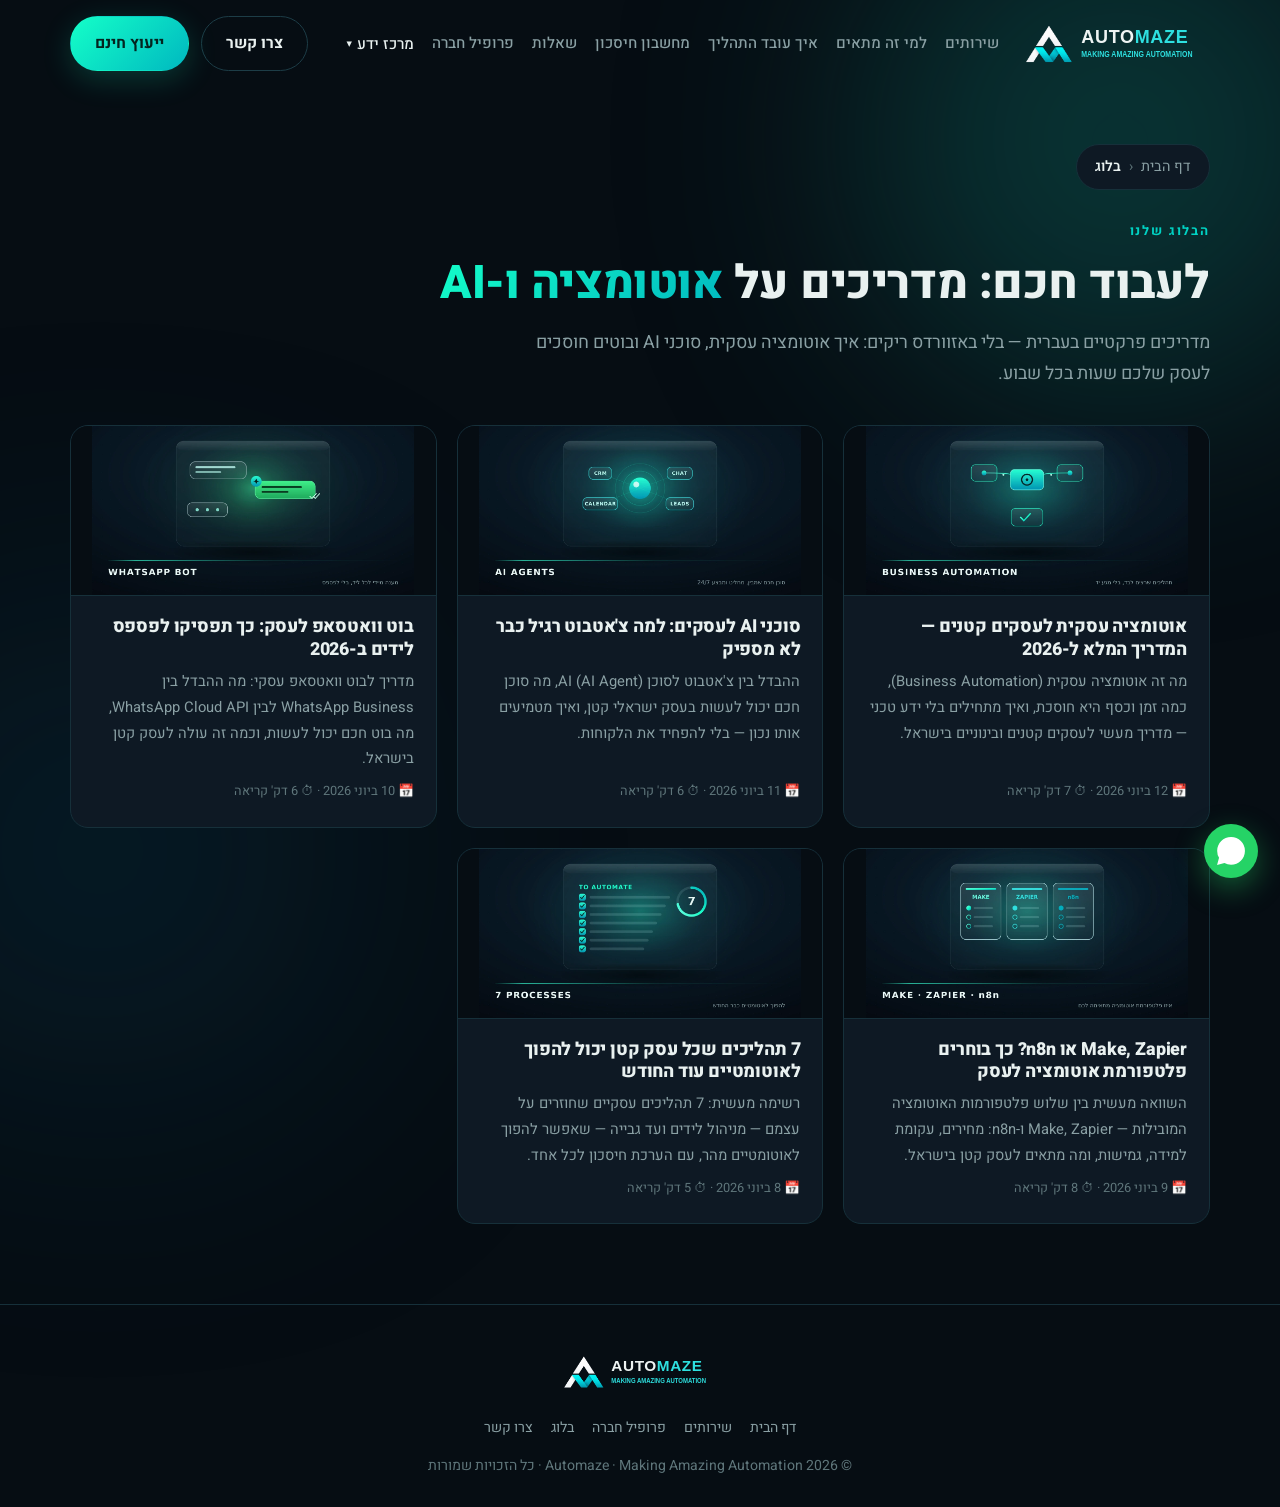
<file: blog/index.html>
<!DOCTYPE html>
<html lang="he" dir="rtl">
<head>
<meta charset="utf-8">
<meta name="viewport" content="width=device-width, initial-scale=1">
<title>בלוג Automaze | אוטומציה עסקית, סוכני AI וכלים לעסקים</title>
<meta name="description" content="הבלוג של Automaze: מדריכים פרקטיים על אוטומציה עסקית (Business Automation), סוכני AI, בוטים לוואטסאפ, Make, Zapier ו-n8n — בעברית, לעסקים בישראל.">
<meta name="keywords" content="בלוג אוטומציה, מדריך אוטומציה, אוטומציה עסקית, סוכני AI, בוט וואטסאפ, Make, Zapier, n8n, בינה מלאכותית לעסקים, business automation blog, AI agents, workflow automation, no-code">
<link rel="canonical" href="https://automaze.co.il/blog/">
<meta property="og:type" content="website">
<meta property="og:locale" content="he_IL">
<meta property="og:site_name" content="Automaze">
<meta property="og:title" content="בלוג Automaze — מדריכים על אוטומציה עסקית ו-AI">
<meta property="og:description" content="הבלוג של Automaze: מדריכים פרקטיים על אוטומציה עסקית (Business Automation), סוכני AI, בוטים לוואטסאפ, Make, Zapier ו-n8n — בעברית, לעסקים בישראל.">
<meta property="og:url" content="https://automaze.co.il/blog/">
<meta property="og:image" content="https://automaze.co.il/blog/img/blog-og.webp">

<meta name="twitter:card" content="summary_large_image">
<link rel="icon" href="../favicon.ico" sizes="any">
<link rel="icon" type="image/png" sizes="32x32" href="../favicon-32.png">
<link rel="preconnect" href="https://fonts.googleapis.com">
<link rel="preconnect" href="https://fonts.gstatic.com" crossorigin>
<link href="https://fonts.googleapis.com/css2?family=Heebo:wght@400;500;700;800;900&display=swap" rel="stylesheet">
<link rel="stylesheet" href="../pages.css">
<script type="application/ld+json">{"@context": "https://schema.org", "@type": "Blog", "name": "בלוג Automaze", "url": "https://automaze.co.il/blog/", "inLanguage": "he", "description": "מדריכים ומאמרים על אוטומציה עסקית, סוכני AI, בוטים לוואטסאפ וכלי No-Code — לעסקים קטנים ובינוניים בישראל.", "publisher": {"@type": "Organization", "name": "Automaze", "logo": {"@type": "ImageObject", "url": "https://automaze.co.il/automaze-logo-full.png"}}, "blogPost": [{"@type": "BlogPosting", "headline": "אוטומציה עסקית לעסקים קטנים — המדריך המלא ל-2026", "url": "https://automaze.co.il/blog/business-automation-guide.html", "datePublished": "2026-06-12"}, {"@type": "BlogPosting", "headline": "סוכני AI לעסקים: למה צ'אטבוט רגיל כבר לא מספיק", "url": "https://automaze.co.il/blog/ai-agents-for-business.html", "datePublished": "2026-06-11"}, {"@type": "BlogPosting", "headline": "בוט וואטסאפ לעסק: כך תפסיקו לפספס לידים ב-2026", "url": "https://automaze.co.il/blog/whatsapp-bot-for-business.html", "datePublished": "2026-06-10"}, {"@type": "BlogPosting", "headline": "Make, Zapier או n8n? כך בוחרים פלטפורמת אוטומציה לעסק", "url": "https://automaze.co.il/blog/make-vs-zapier-vs-n8n.html", "datePublished": "2026-06-09"}, {"@type": "BlogPosting", "headline": "7 תהליכים שכל עסק קטן יכול להפוך לאוטומטיים עוד החודש", "url": "https://automaze.co.il/blog/processes-to-automate.html", "datePublished": "2026-06-08"}]}</script>
<script type="application/ld+json">{"@context": "https://schema.org", "@type": "BreadcrumbList", "itemListElement": [{"@type": "ListItem", "position": 1, "name": "דף הבית", "item": "https://automaze.co.il/"}, {"@type": "ListItem", "position": 2, "name": "בלוג", "item": "https://automaze.co.il/blog/"}]}</script>
</head>
<body>
<header>
  <nav class="nav">
    <a href="../index.html" aria-label="Automaze — דף הבית"><img src="../logo.svg" alt="Automaze — Making Amazing Automation" class="logo"></a>
    <div class="nav-links" id="navLinks">
      <a href="../index.html#services">שירותים</a>
      <a href="../index.html#who">למי זה מתאים</a>
      <a href="../index.html#process">איך עובד התהליך</a>
      <a href="../index.html#roi">מחשבון חיסכון</a>
      <a href="../index.html#faq">שאלות</a>
      <a href="../about.html">פרופיל חברה</a>
      <div class="nav-drop">
        <button type="button" class="nav-drop-t active">מרכז ידע <span class="caret" aria-hidden="true">▾</span></button>
        <div class="nav-drop-menu">
          <a href="../AIAutomations.html">AI Automation — מדריך מלא</a>
          <a href="index.html" class="active">בלוג ומדריכים</a>
        </div>
      </div>
    </div>
    <div class="nav-cta">
      <a href="../index.html#contact" class="btn btn-ghost">צרו קשר</a>
      <a href="https://wa.me/972544497165" target="_blank" rel="noopener" class="btn btn-primary">ייעוץ חינם</a>
      <button class="hamb" id="hamb" aria-label="תפריט"><span></span><span></span><span></span></button>
    </div>
  </nav>
</header>
<main>
<div class="wrap" style="max-width:1180px">
  <nav class="crumbs" aria-label="פירורי לחם"><a href="../index.html">דף הבית</a><span class="sep">‹</span><span class="here">בלוג</span></nav>
  <span class="eyebrow">הבלוג שלנו</span>
  <h1 class="page-title">לעבוד חכם: מדריכים על <span class="hl">אוטומציה ו-AI</span></h1>
  <p class="lead">מדריכים פרקטיים בעברית — בלי באזוורדס ריקים: איך אוטומציה עסקית, סוכני AI ובוטים חוסכים לעסק שלכם שעות בכל שבוע.</p>
  <div class="grid-cards">
<a class="pcard" href="business-automation-guide.html">
  <img src="img/business-automation.webp" alt="אוטומציה עסקית לעסקים קטנים — המדריך המלא ל-2026" loading="lazy" width="1200" height="630">
  <div class="body"><h2>אוטומציה עסקית לעסקים קטנים — המדריך המלא ל-2026</h2><p>מה זה אוטומציה עסקית (Business Automation), כמה זמן וכסף היא חוסכת, ואיך מתחילים בלי ידע טכני — מדריך מעשי לעסקים קטנים ובינוניים בישראל.</p><span class="pm">📅 12 ביוני 2026 · ⏱ 7 דק' קריאה</span></div>
</a>
<a class="pcard" href="ai-agents-for-business.html">
  <img src="img/ai-agents.webp" alt="סוכני AI לעסקים: למה צ'אטבוט רגיל כבר לא מספיק" loading="lazy" width="1200" height="630">
  <div class="body"><h2>סוכני AI לעסקים: למה צ'אטבוט רגיל כבר לא מספיק</h2><p>ההבדל בין צ'אטבוט לסוכן AI (AI Agent), מה סוכן חכם יכול לעשות בעסק ישראלי קטן, ואיך מטמיעים אותו נכון — בלי להפחיד את הלקוחות.</p><span class="pm">📅 11 ביוני 2026 · ⏱ 6 דק' קריאה</span></div>
</a>
<a class="pcard" href="whatsapp-bot-for-business.html">
  <img src="img/whatsapp-bot.webp" alt="בוט וואטסאפ לעסק: כך תפסיקו לפספס לידים ב-2026" loading="lazy" width="1200" height="630">
  <div class="body"><h2>בוט וואטסאפ לעסק: כך תפסיקו לפספס לידים ב-2026</h2><p>מדריך לבוט וואטסאפ עסקי: מה ההבדל בין WhatsApp Business לבין WhatsApp Cloud API, מה בוט חכם יכול לעשות, וכמה זה עולה לעסק קטן בישראל.</p><span class="pm">📅 10 ביוני 2026 · ⏱ 6 דק' קריאה</span></div>
</a>
<a class="pcard" href="make-vs-zapier-vs-n8n.html">
  <img src="img/automation-tools.webp" alt="Make, Zapier או n8n? כך בוחרים פלטפורמת אוטומציה לעסק" loading="lazy" width="1200" height="630">
  <div class="body"><h2>Make, Zapier או n8n? כך בוחרים פלטפורמת אוטומציה לעסק</h2><p>השוואה מעשית בין שלוש פלטפורמות האוטומציה המובילות — Make, Zapier ו-n8n: מחירים, עקומת למידה, גמישות, ומה מתאים לעסק קטן בישראל.</p><span class="pm">📅 9 ביוני 2026 · ⏱ 8 דק' קריאה</span></div>
</a>
<a class="pcard" href="processes-to-automate.html">
  <img src="img/processes-checklist.webp" alt="7 תהליכים שכל עסק קטן יכול להפוך לאוטומטיים עוד החודש" loading="lazy" width="1200" height="630">
  <div class="body"><h2>7 תהליכים שכל עסק קטן יכול להפוך לאוטומטיים עוד החודש</h2><p>רשימה מעשית: 7 תהליכים עסקיים שחוזרים על עצמם — מניהול לידים ועד גבייה — שאפשר להפוך לאוטומטיים מהר, עם הערכת חיסכון לכל אחד.</p><span class="pm">📅 8 ביוני 2026 · ⏱ 5 דק' קריאה</span></div>
</a>
  </div>
</div>
</main>
<footer>
  <img src="../logo.svg" alt="Automaze">
  <div class="flinks"><a href="../index.html">דף הבית</a><a href="../index.html#services">שירותים</a><a href="../about.html">פרופיל חברה</a><a href="index.html">בלוג</a><a href="../index.html#contact">צרו קשר</a></div>
  <span>© <span id="yr"></span> Automaze · Making Amazing Automation · כל הזכויות שמורות</span>
</footer>
<a class="wa-float" href="https://wa.me/972544497165" target="_blank" rel="noopener" aria-label="WhatsApp"><svg viewBox="0 0 24 24"><path d="M.057 24l1.687-6.163a11.867 11.867 0 01-1.587-5.946C.16 5.335 5.495 0 12.05 0a11.817 11.817 0 018.413 3.488 11.824 11.824 0 013.48 8.414c-.003 6.557-5.338 11.892-11.893 11.892a11.9 11.9 0 01-5.688-1.448L.057 24z"/></svg></a>
<script>(function(){var h=document.getElementById('hamb'),n=document.getElementById('navLinks'),hd=document.querySelector('header');if(h&&n){h.addEventListener('click',function(){n.classList.toggle('open')});n.querySelectorAll('a').forEach(function(a){a.addEventListener('click',function(){n.classList.remove('open')})});}if(hd){var sc=function(){hd.classList.toggle('scrolled',window.scrollY>10)};sc();addEventListener('scroll',sc,{passive:true});}document.getElementById('yr').textContent=new Date().getFullYear();})();</script>
</body>
</html>
</file>
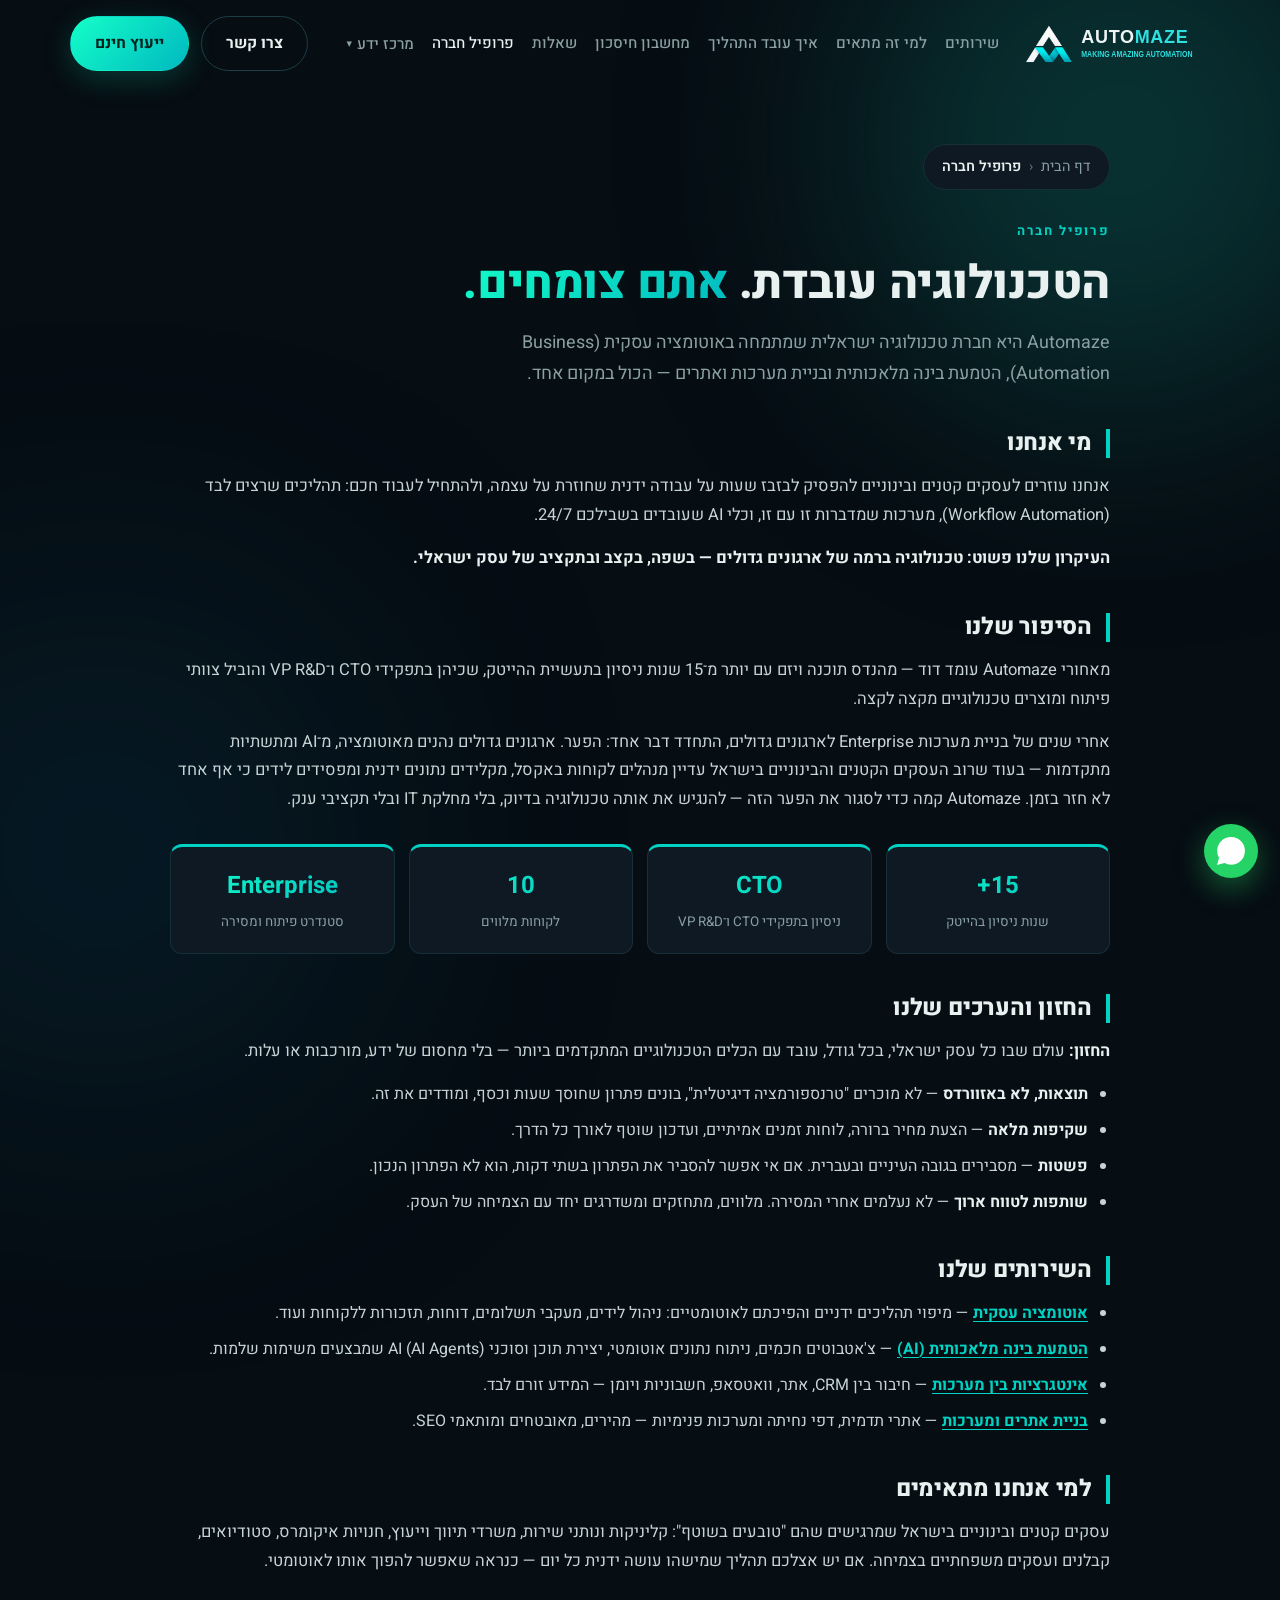
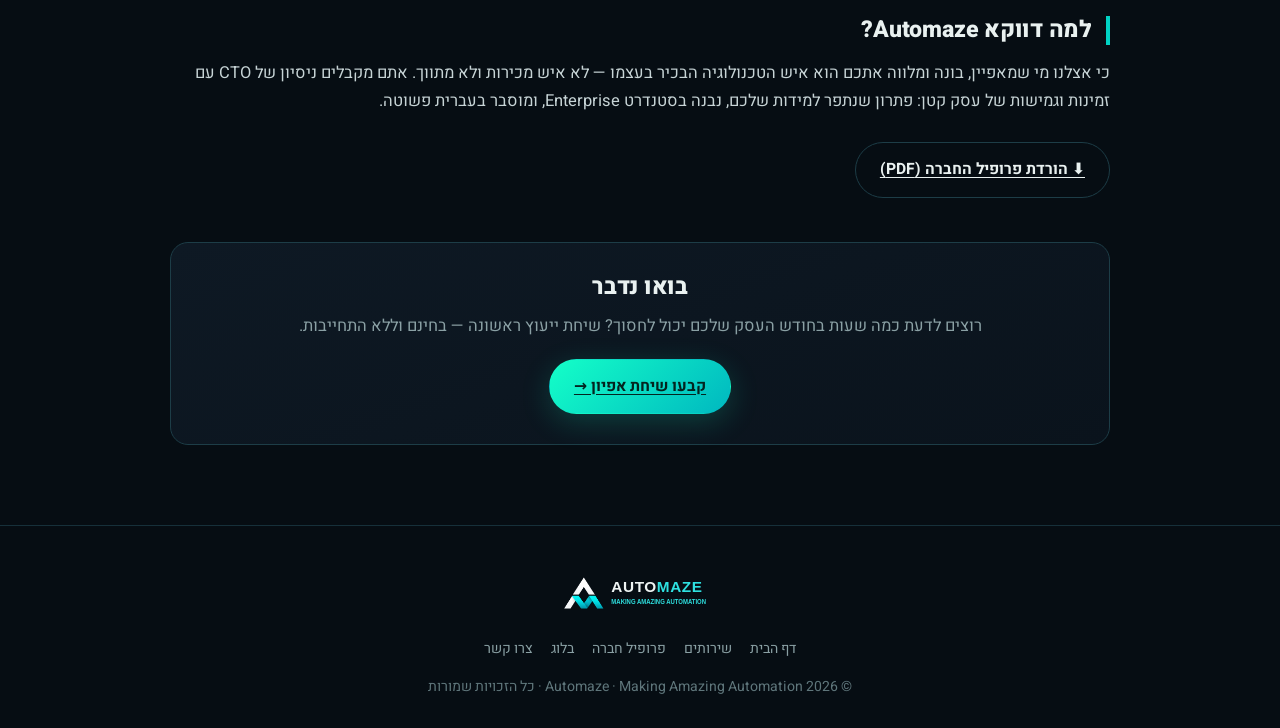
<file: about.html>
<!DOCTYPE html>
<html lang="he" dir="rtl">
<head>
<meta charset="utf-8">
<meta name="viewport" content="width=device-width, initial-scale=1">
<title>פרופיל חברה — Automaze | אוטומציה עסקית, AI ובניית מערכות לעסקים בישראל</title>
<meta name="description" content="הכירו את Automaze — Making Amazing Automation. אוטומציה עסקית, סוכני AI, אינטגרציות ובניית אתרים לעסקים קטנים ובינוניים בישראל, בהובלת מהנדס תוכנה עם ניסיון CTO ו-15+ שנים בהייטק.">
<meta name="keywords" content="אודות Automaze, חברת אוטומציה, אוטומציה עסקית, בינה מלאכותית לעסקים, סוכני AI, אינטגרציות, טרנספורמציה דיגיטלית, business automation Israel, AI agents, workflow automation, hyperautomation, no-code, RPA, digital transformation, CTO as a service">
<link rel="canonical" href="https://automaze.co.il/about.html">
<meta property="og:type" content="website">
<meta property="og:locale" content="he_IL">
<meta property="og:site_name" content="Automaze">
<meta property="og:title" content="פרופיל חברה — Automaze | Making Amazing Automation">
<meta property="og:description" content="טכנולוגיה ברמה של ארגונים גדולים — בשפה, בקצב ובתקציב של עסק ישראלי.">
<meta property="og:url" content="https://automaze.co.il/about.html">
<meta property="og:image" content="https://automaze.co.il/og-image.png">
<link rel="icon" href="favicon.ico" sizes="any">
<link rel="icon" type="image/png" sizes="32x32" href="favicon-32.png">
<link rel="apple-touch-icon" href="apple-touch-icon.png">
<link rel="preconnect" href="https://fonts.googleapis.com">
<link rel="preconnect" href="https://fonts.gstatic.com" crossorigin>
<link href="https://fonts.googleapis.com/css2?family=Heebo:wght@400;500;700;800;900&display=swap" rel="stylesheet">
<link rel="stylesheet" href="pages.css">
<script type="application/ld+json">
{"@context":"https://schema.org","@type":"AboutPage","name":"פרופיל חברה — Automaze","url":"https://automaze.co.il/about.html","inLanguage":"he",
"mainEntity":{"@type":"Organization","name":"Automaze","slogan":"Making Amazing Automation","url":"https://automaze.co.il/","logo":"https://automaze.co.il/automaze-logo-full.png","email":"contactus@automaze.co.il","telephone":"+972-54-449-7165",
"description":"אוטומציה עסקית, סוכני AI, אינטגרציות ובניית אתרים לעסקים קטנים ובינוניים בישראל. Business automation, AI agents and system integrations for Israeli SMBs.",
"founder":{"@type":"Person","name":"David","jobTitle":"Founder & CTO"},"areaServed":{"@type":"Country","name":"Israel"},"knowsLanguage":["he","en"]}}
</script>
<script type="application/ld+json">
{"@context":"https://schema.org","@type":"BreadcrumbList","itemListElement":[
{"@type":"ListItem","position":1,"name":"דף הבית","item":"https://automaze.co.il/"},
{"@type":"ListItem","position":2,"name":"פרופיל חברה","item":"https://automaze.co.il/about.html"}]}
</script>
</head>
<body>
<header>
  <nav class="nav">
    <a href="index.html" aria-label="Automaze — דף הבית"><img src="logo.svg" alt="Automaze — Making Amazing Automation" class="logo"></a>
    <div class="nav-links" id="navLinks">
      <a href="index.html#services">שירותים</a>
      <a href="index.html#who">למי זה מתאים</a>
      <a href="index.html#process">איך עובד התהליך</a>
      <a href="index.html#roi">מחשבון חיסכון</a>
      <a href="index.html#faq">שאלות</a>
      <a href="about.html" class="active">פרופיל חברה</a>
      <div class="nav-drop">
        <button type="button" class="nav-drop-t">מרכז ידע <span class="caret" aria-hidden="true">▾</span></button>
        <div class="nav-drop-menu">
          <a href="AIAutomations.html">AI Automation — מדריך מלא</a>
          <a href="blog/index.html">בלוג ומדריכים</a>
        </div>
      </div>
    </div>
    <div class="nav-cta">
      <a href="index.html#contact" class="btn btn-ghost">צרו קשר</a>
      <a href="https://wa.me/972544497165" target="_blank" rel="noopener" class="btn btn-primary">ייעוץ חינם</a>
      <button class="hamb" id="hamb" aria-label="תפריט"><span></span><span></span><span></span></button>
    </div>
  </nav>
</header>
<main>
<div class="wrap">
  <nav class="crumbs" aria-label="פירורי לחם"><a href="index.html">דף הבית</a><span class="sep">‹</span><span class="here">פרופיל חברה</span></nav>
  <span class="eyebrow">פרופיל חברה</span>
  <h1 class="page-title">הטכנולוגיה עובדת. <span class="hl">אתם צומחים.</span></h1>
  <p class="lead">Automaze היא חברת טכנולוגיה ישראלית שמתמחה באוטומציה עסקית (Business Automation), הטמעת בינה מלאכותית ובניית מערכות ואתרים — הכול במקום אחד.</p>

  <article>
    <h2>מי אנחנו</h2>
    <p>אנחנו עוזרים לעסקים קטנים ובינוניים להפסיק לבזבז שעות על עבודה ידנית שחוזרת על עצמה, ולהתחיל לעבוד חכם: תהליכים שרצים לבד (Workflow Automation), מערכות שמדברות זו עם זו, וכלי AI שעובדים בשבילכם 24/7.</p>
    <p><strong>העיקרון שלנו פשוט: טכנולוגיה ברמה של ארגונים גדולים — בשפה, בקצב ובתקציב של עסק ישראלי.</strong></p>

    <h2>הסיפור שלנו</h2>
    <p>מאחורי Automaze עומד דוד — מהנדס תוכנה ויזם עם יותר מ־15 שנות ניסיון בתעשיית ההייטק, שכיהן בתפקידי CTO ו־VP R&amp;D והוביל צוותי פיתוח ומוצרים טכנולוגיים מקצה לקצה.</p>
    <p>אחרי שנים של בניית מערכות Enterprise לארגונים גדולים, התחדד דבר אחד: הפער. ארגונים גדולים נהנים מאוטומציה, מ־AI ומתשתיות מתקדמות — בעוד שרוב העסקים הקטנים והבינוניים בישראל עדיין מנהלים לקוחות באקסל, מקלידים נתונים ידנית ומפסידים לידים כי אף אחד לא חזר בזמן. Automaze קמה כדי לסגור את הפער הזה — להנגיש את אותה טכנולוגיה בדיוק, בלי מחלקת IT ובלי תקציבי ענק.</p>

    <div class="stats">
      <div class="stat"><b>15+</b><span>שנות ניסיון בהייטק</span></div>
      <div class="stat"><b>CTO</b><span>ניסיון בתפקידי CTO ו־VP R&amp;D</span></div>
      <div class="stat"><b>10</b><span>לקוחות מלווים</span></div>
      <div class="stat"><b>Enterprise</b><span>סטנדרט פיתוח ומסירה</span></div>
    </div>

    <h2>החזון והערכים שלנו</h2>
    <p><strong>החזון:</strong> עולם שבו כל עסק ישראלי, בכל גודל, עובד עם הכלים הטכנולוגיים המתקדמים ביותר — בלי מחסום של ידע, מורכבות או עלות.</p>
    <ul>
      <li><strong>תוצאות, לא באזוורדס</strong> — לא מוכרים "טרנספורמציה דיגיטלית", בונים פתרון שחוסך שעות וכסף, ומודדים את זה.</li>
      <li><strong>שקיפות מלאה</strong> — הצעת מחיר ברורה, לוחות זמנים אמיתיים, ועדכון שוטף לאורך כל הדרך.</li>
      <li><strong>פשטות</strong> — מסבירים בגובה העיניים ובעברית. אם אי אפשר להסביר את הפתרון בשתי דקות, הוא לא הפתרון הנכון.</li>
      <li><strong>שותפות לטווח ארוך</strong> — לא נעלמים אחרי המסירה. מלווים, מתחזקים ומשדרגים יחד עם הצמיחה של העסק.</li>
    </ul>

    <h2>השירותים שלנו</h2>
    <ul>
      <li><strong><a href="index.html#services">אוטומציה עסקית</a></strong> — מיפוי תהליכים ידניים והפיכתם לאוטומטיים: ניהול לידים, מעקבי תשלומים, דוחות, תזכורות ללקוחות ועוד.</li>
      <li><strong><a href="index.html#services">הטמעת בינה מלאכותית (AI)</a></strong> — צ'אטבוטים חכמים, ניתוח נתונים אוטומטי, יצירת תוכן וסוכני AI (AI Agents) שמבצעים משימות שלמות.</li>
      <li><strong><a href="index.html#services">אינטגרציות בין מערכות</a></strong> — חיבור בין CRM, אתר, וואטסאפ, חשבוניות ויומן — המידע זורם לבד.</li>
      <li><strong><a href="index.html#services">בניית אתרים ומערכות</a></strong> — אתרי תדמית, דפי נחיתה ומערכות פנימיות — מהירים, מאובטחים ומותאמי SEO.</li>
    </ul>

    <h2>למי אנחנו מתאימים</h2>
    <p>עסקים קטנים ובינוניים בישראל שמרגישים שהם "טובעים בשוטף": קליניקות ונותני שירות, משרדי תיווך וייעוץ, חנויות איקומרס, סטודיואים, קבלנים ועסקים משפחתיים בצמיחה. אם יש אצלכם תהליך שמישהו עושה ידנית כל יום — כנראה שאפשר להפוך אותו לאוטומטי.</p>

    <h2>למה דווקא Automaze?</h2>
    <p>כי אצלנו מי שמאפיין, בונה ומלווה אתכם הוא איש הטכנולוגיה הבכיר בעצמו — לא איש מכירות ולא מתווך. אתם מקבלים ניסיון של CTO עם זמינות וגמישות של עסק קטן: פתרון שנתפר למידות שלכם, נבנה בסטנדרט Enterprise, ומוסבר בעברית פשוטה.</p>

    <p style="margin-top:26px"><a class="btn btn-ghost" href="automaze-company-profile.pdf" download>⬇ הורדת פרופיל החברה (PDF)</a></p>

    <div class="cta-box">
      <h2>בואו נדבר</h2>
      <p>רוצים לדעת כמה שעות בחודש העסק שלכם יכול לחסוך? שיחת ייעוץ ראשונה — בחינם וללא התחייבות.</p>
      <a href="index.html#contact" class="btn btn-primary">קבעו שיחת אפיון →</a>
    </div>
  </article>
</div>
</main>
<footer>
  <img src="logo.svg" alt="Automaze">
  <div class="flinks">
    <a href="index.html">דף הבית</a><a href="index.html#services">שירותים</a><a href="about.html">פרופיל חברה</a><a href="blog/index.html">בלוג</a><a href="index.html#contact">צרו קשר</a>
  </div>
  <span>© <span id="yr"></span> Automaze · Making Amazing Automation · כל הזכויות שמורות</span>
</footer>
<a class="wa-float" href="https://wa.me/972544497165" target="_blank" rel="noopener" aria-label="WhatsApp">
  <svg viewBox="0 0 24 24"><path d="M.057 24l1.687-6.163a11.867 11.867 0 01-1.587-5.946C.16 5.335 5.495 0 12.05 0a11.817 11.817 0 018.413 3.488 11.824 11.824 0 013.48 8.414c-.003 6.557-5.338 11.892-11.893 11.892a11.9 11.9 0 01-5.688-1.448L.057 24z"/></svg>
</a>
<script>(function(){var h=document.getElementById('hamb'),n=document.getElementById('navLinks'),hd=document.querySelector('header');if(h&&n){h.addEventListener('click',function(){n.classList.toggle('open')});n.querySelectorAll('a').forEach(function(a){a.addEventListener('click',function(){n.classList.remove('open')})});}if(hd){var sc=function(){hd.classList.toggle('scrolled',window.scrollY>10)};sc();addEventListener('scroll',sc,{passive:true});}document.getElementById('yr').textContent=new Date().getFullYear();})();</script>
</body>
</html>
</file>
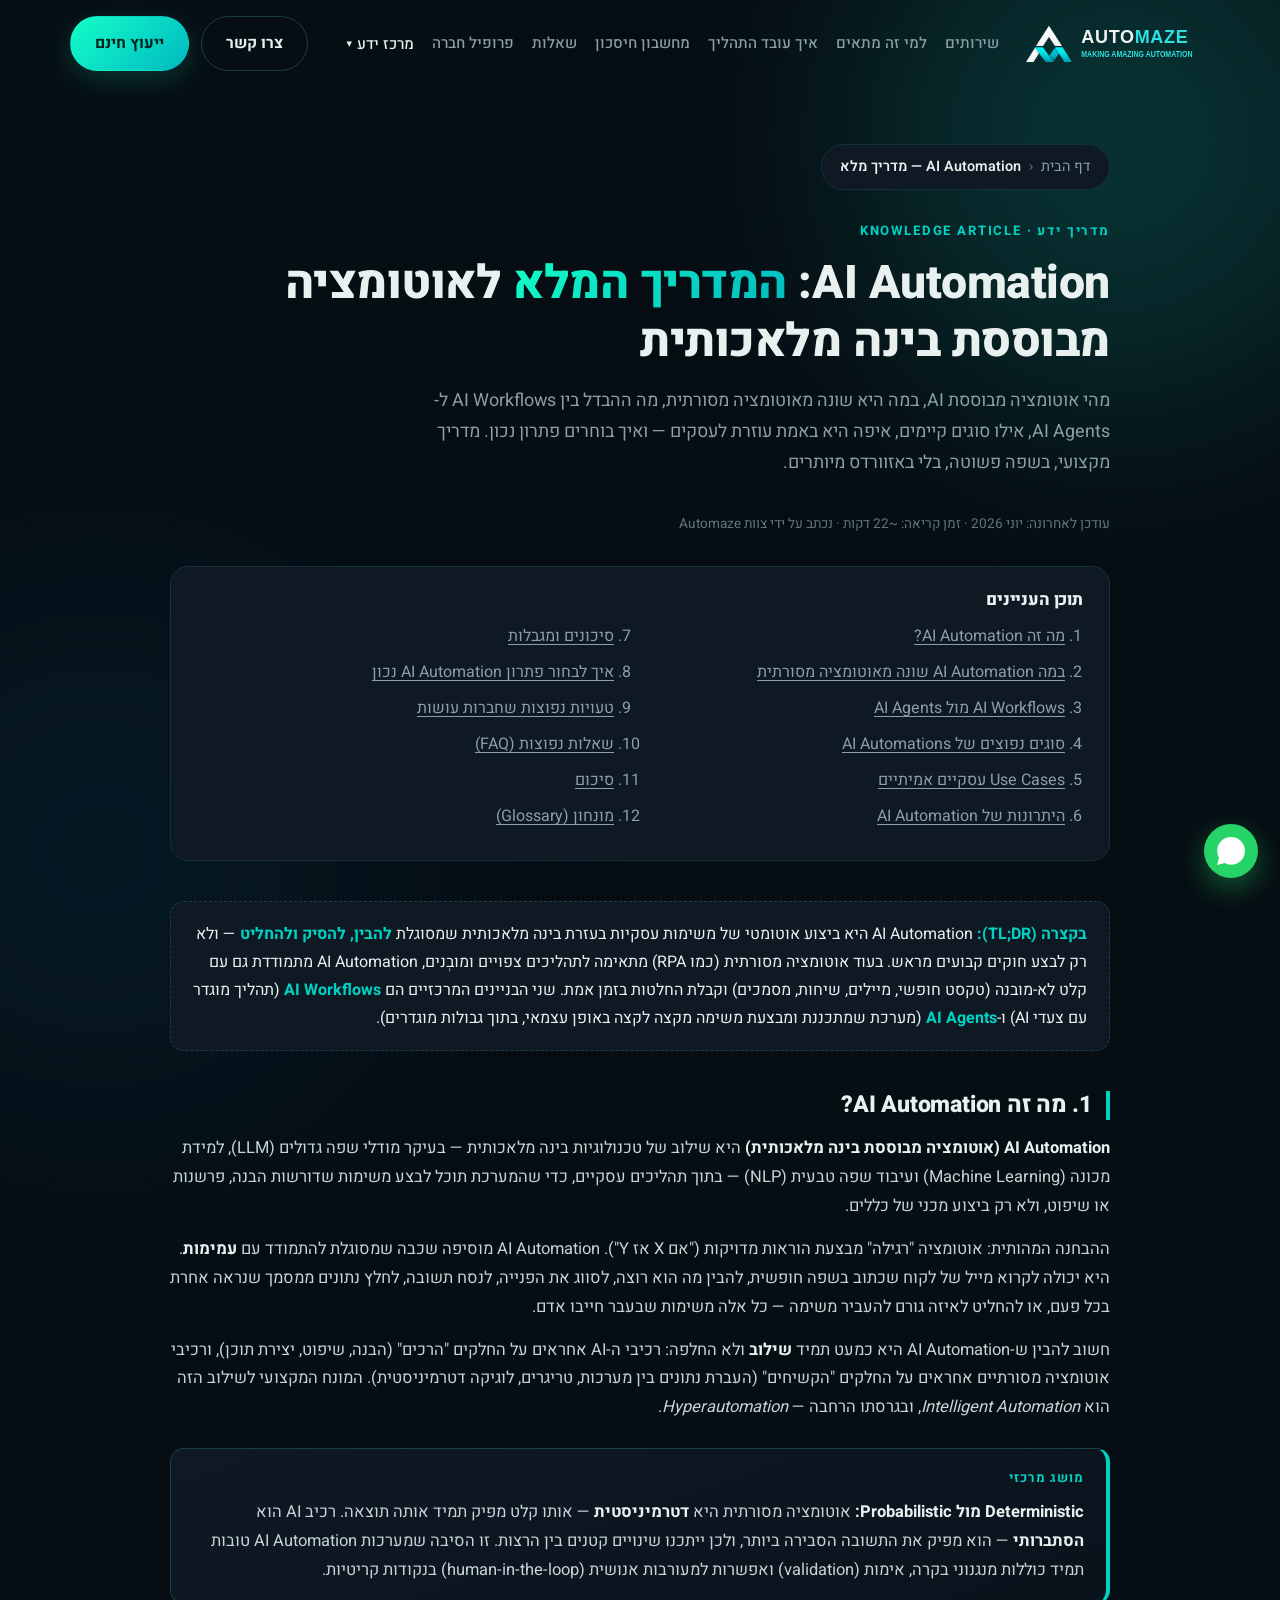
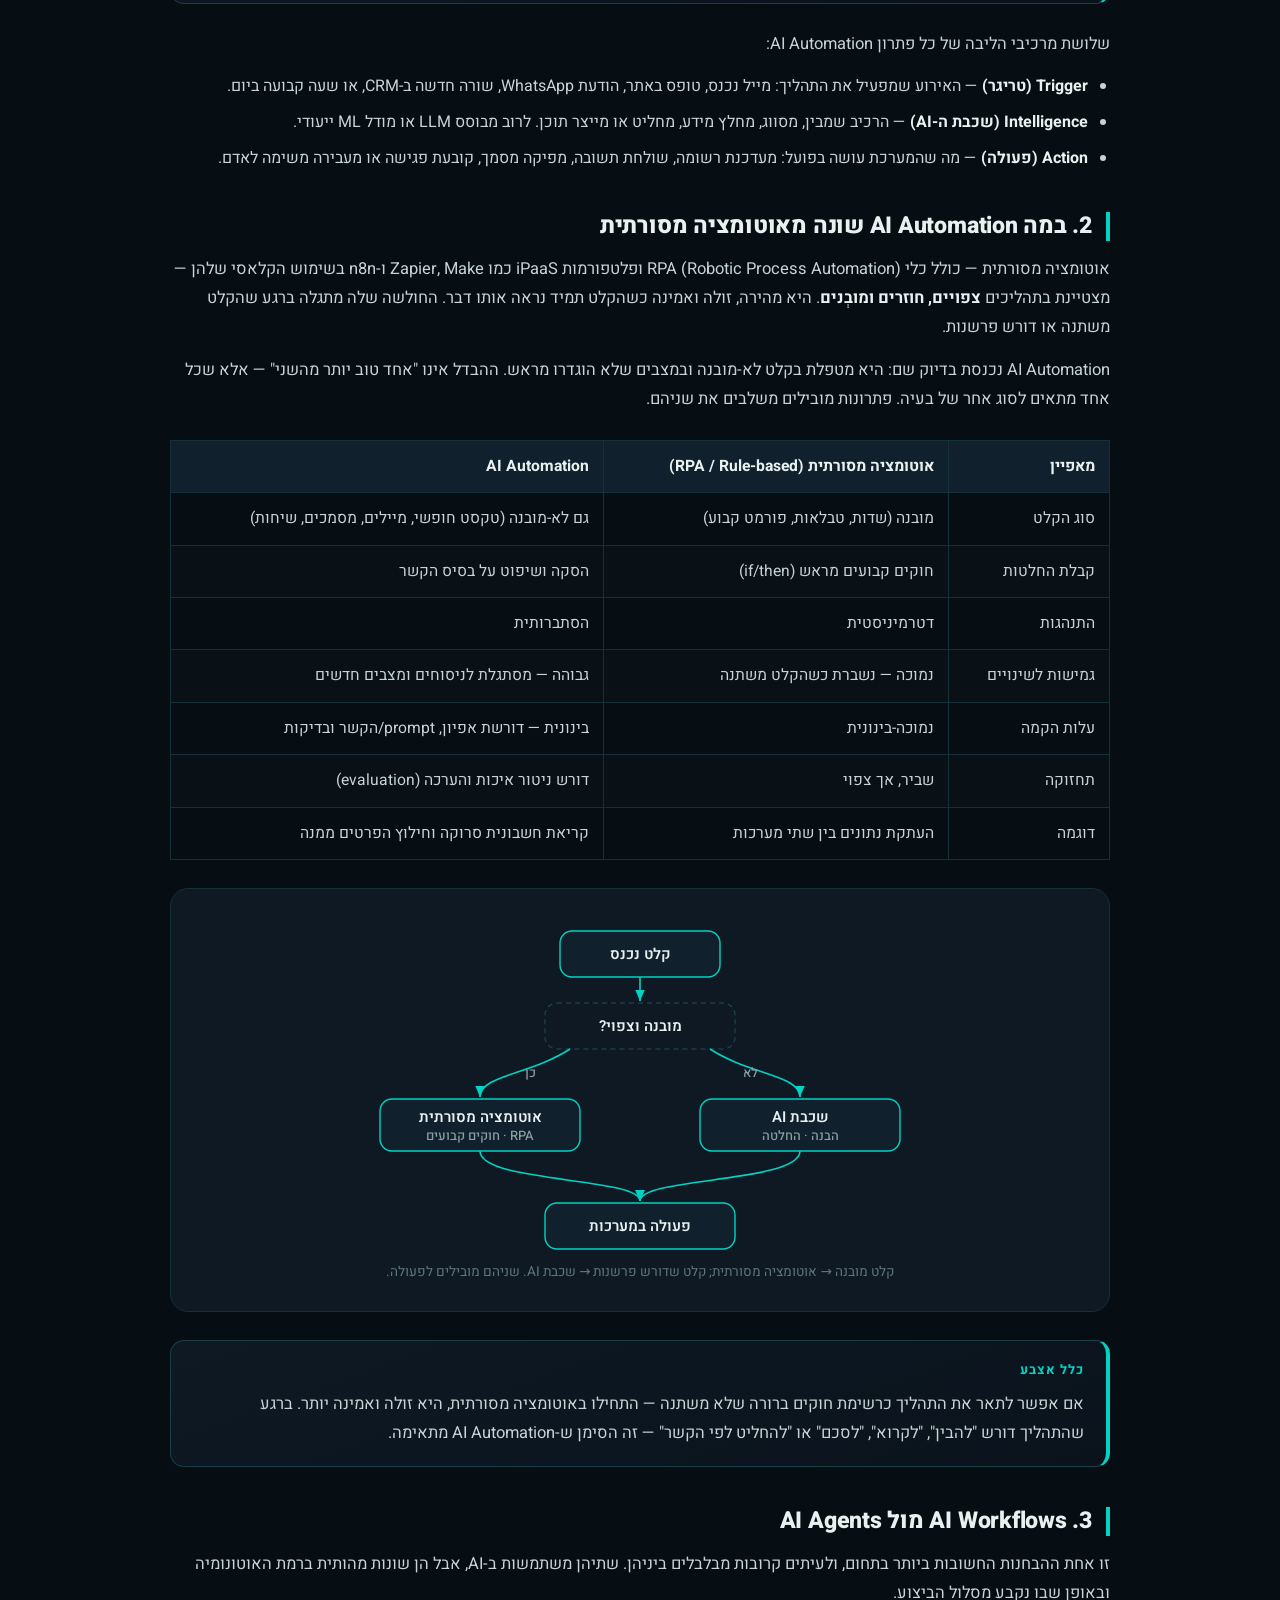
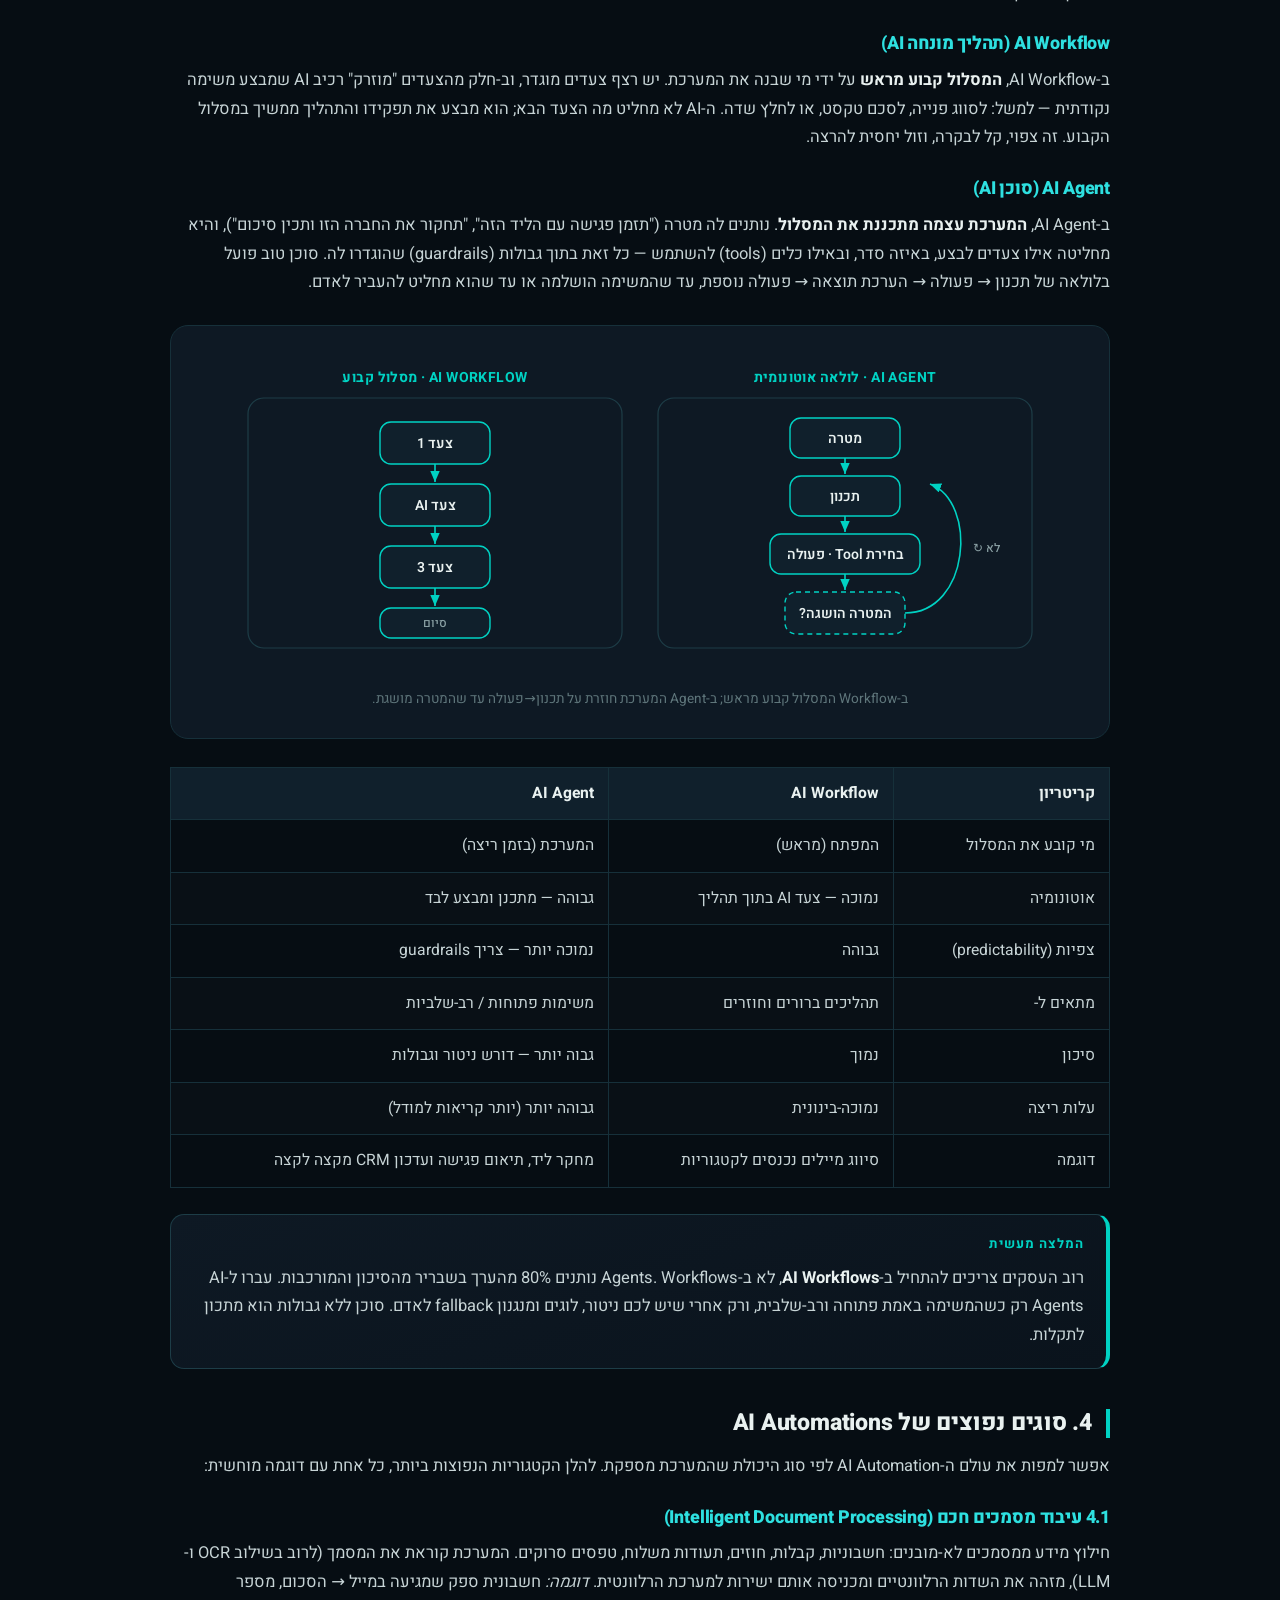
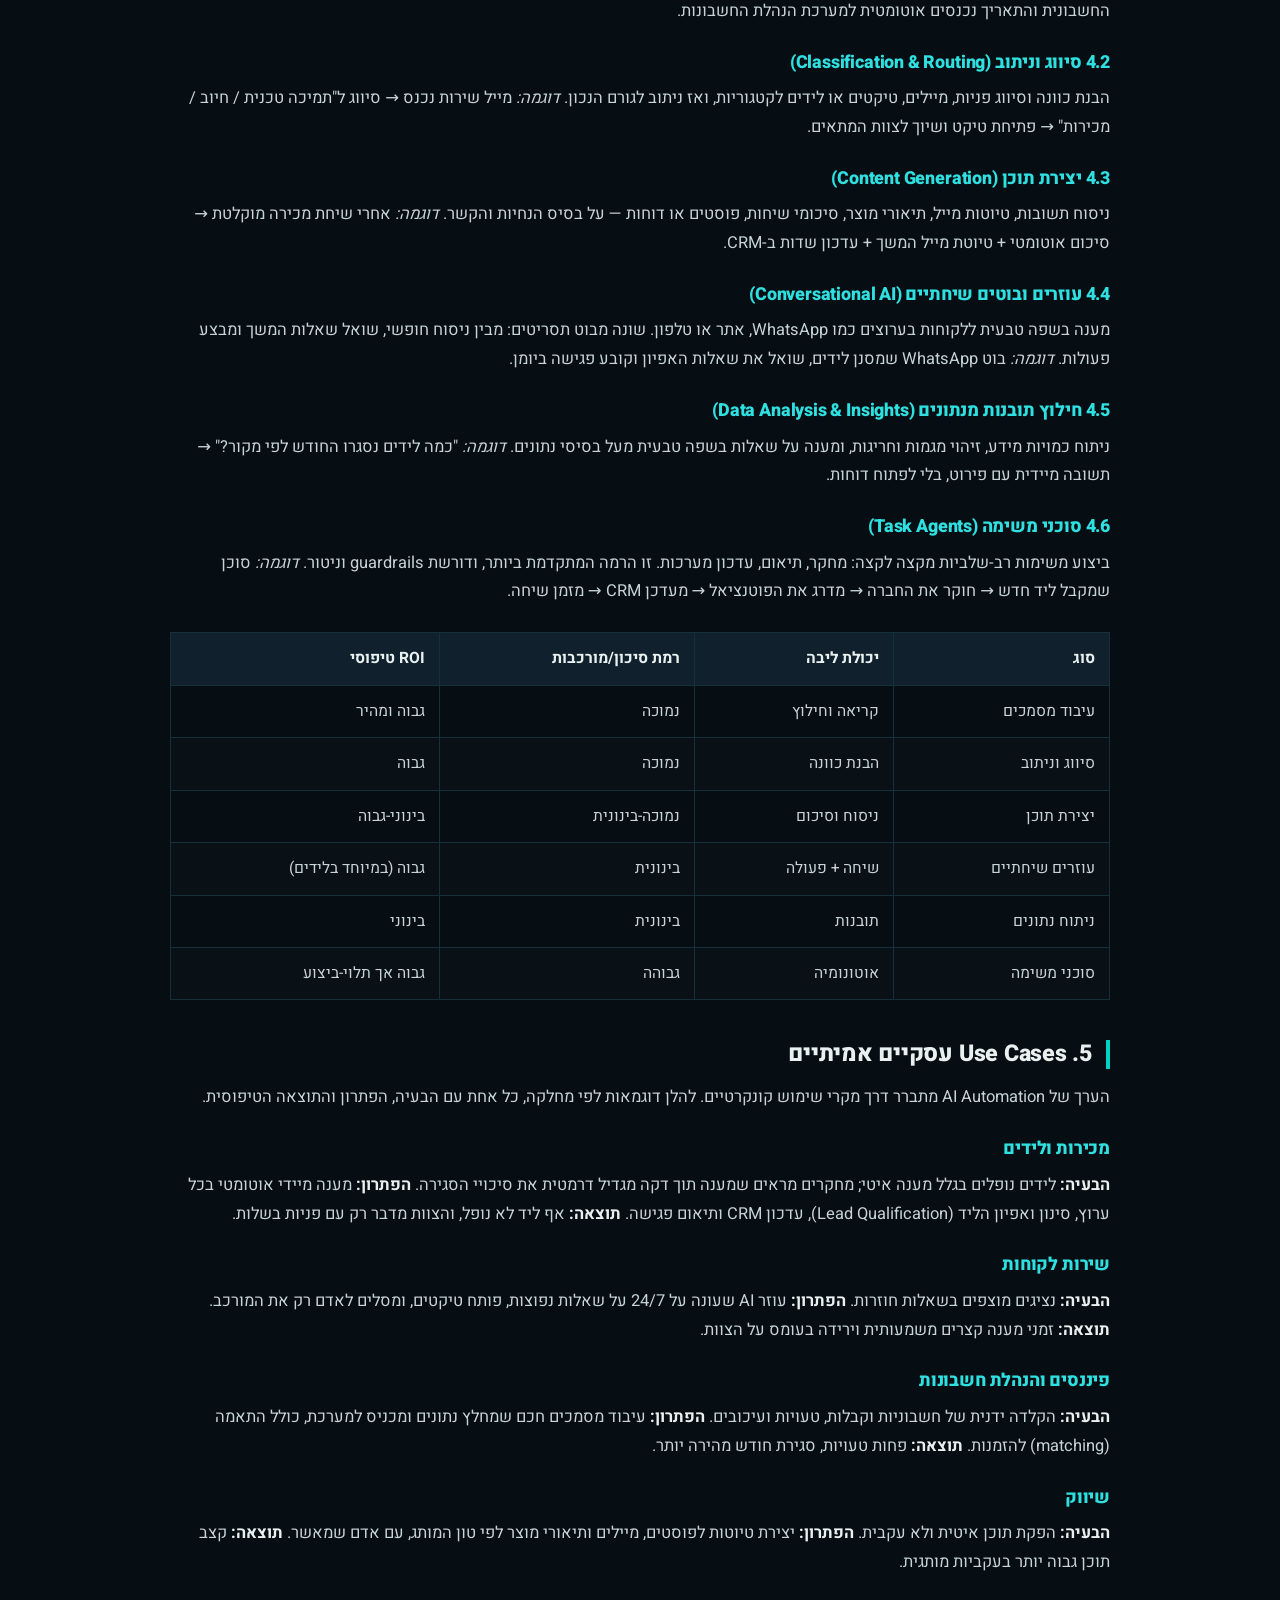
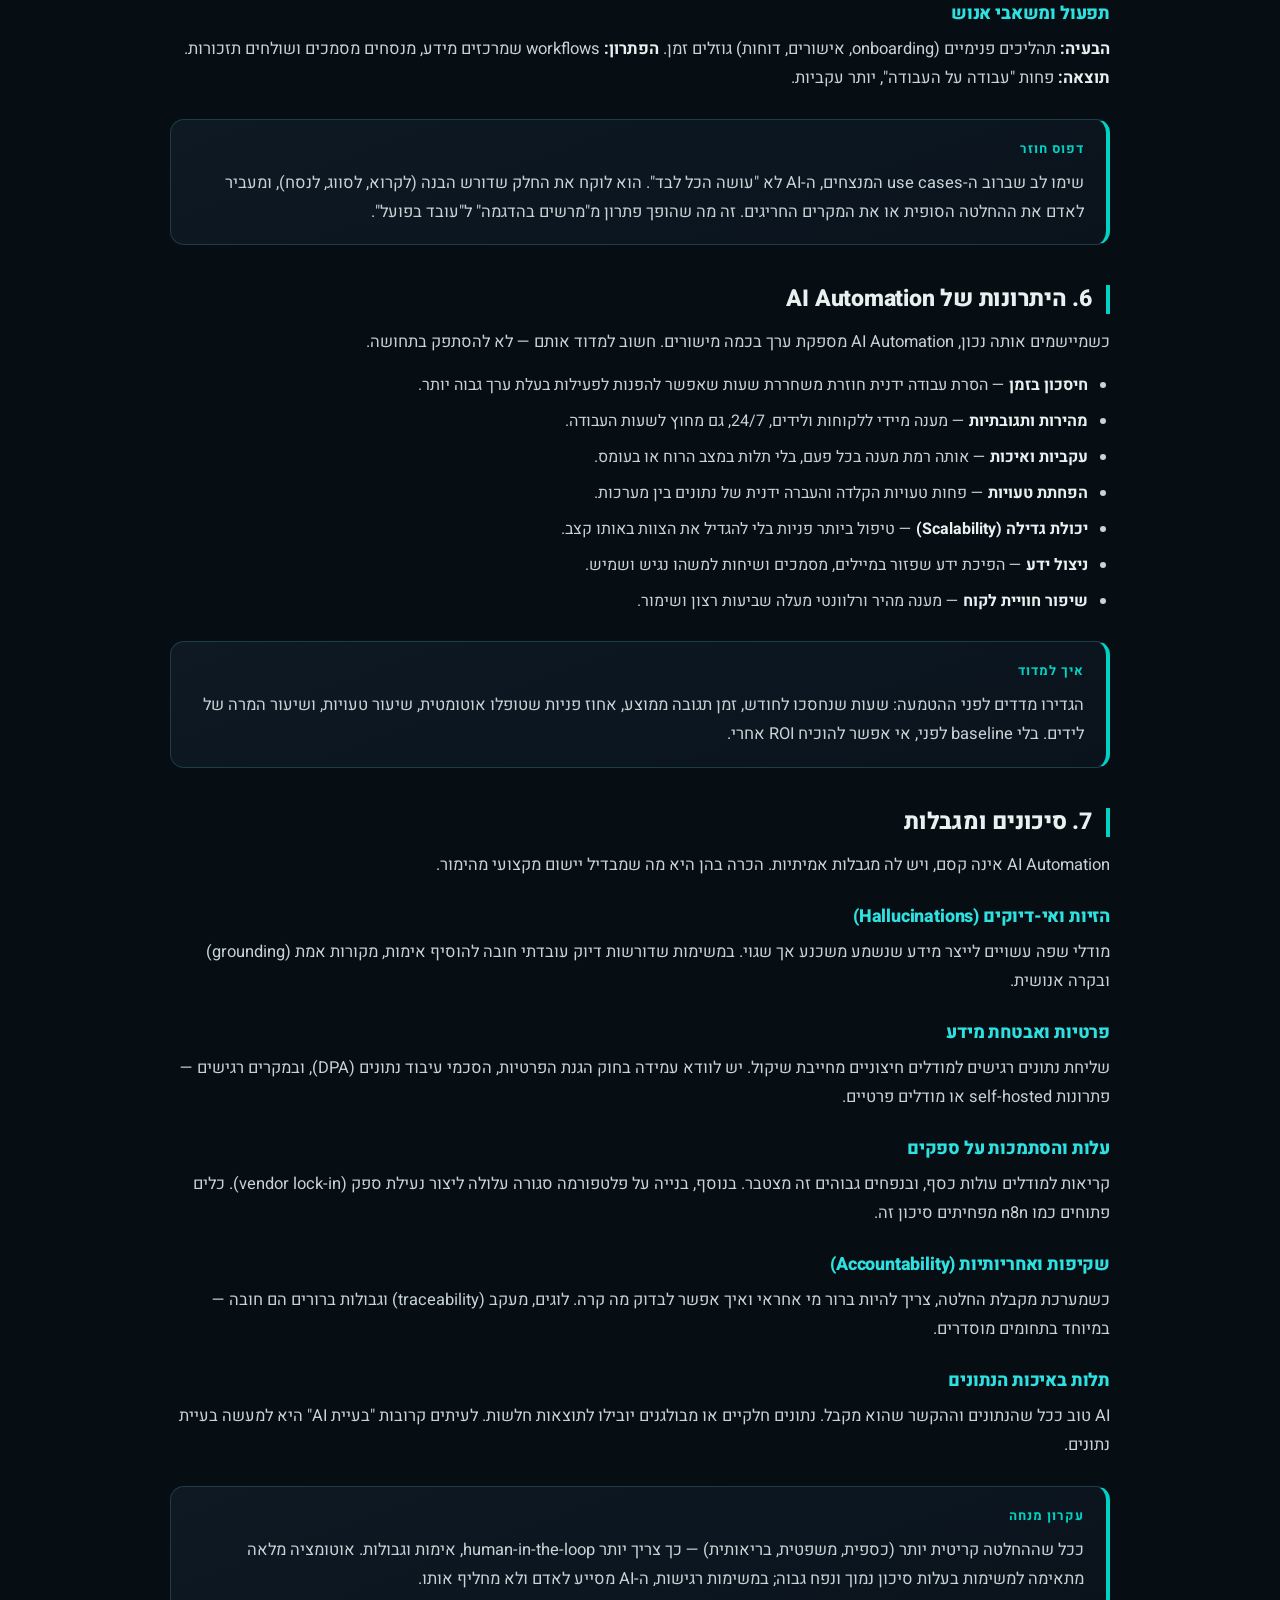
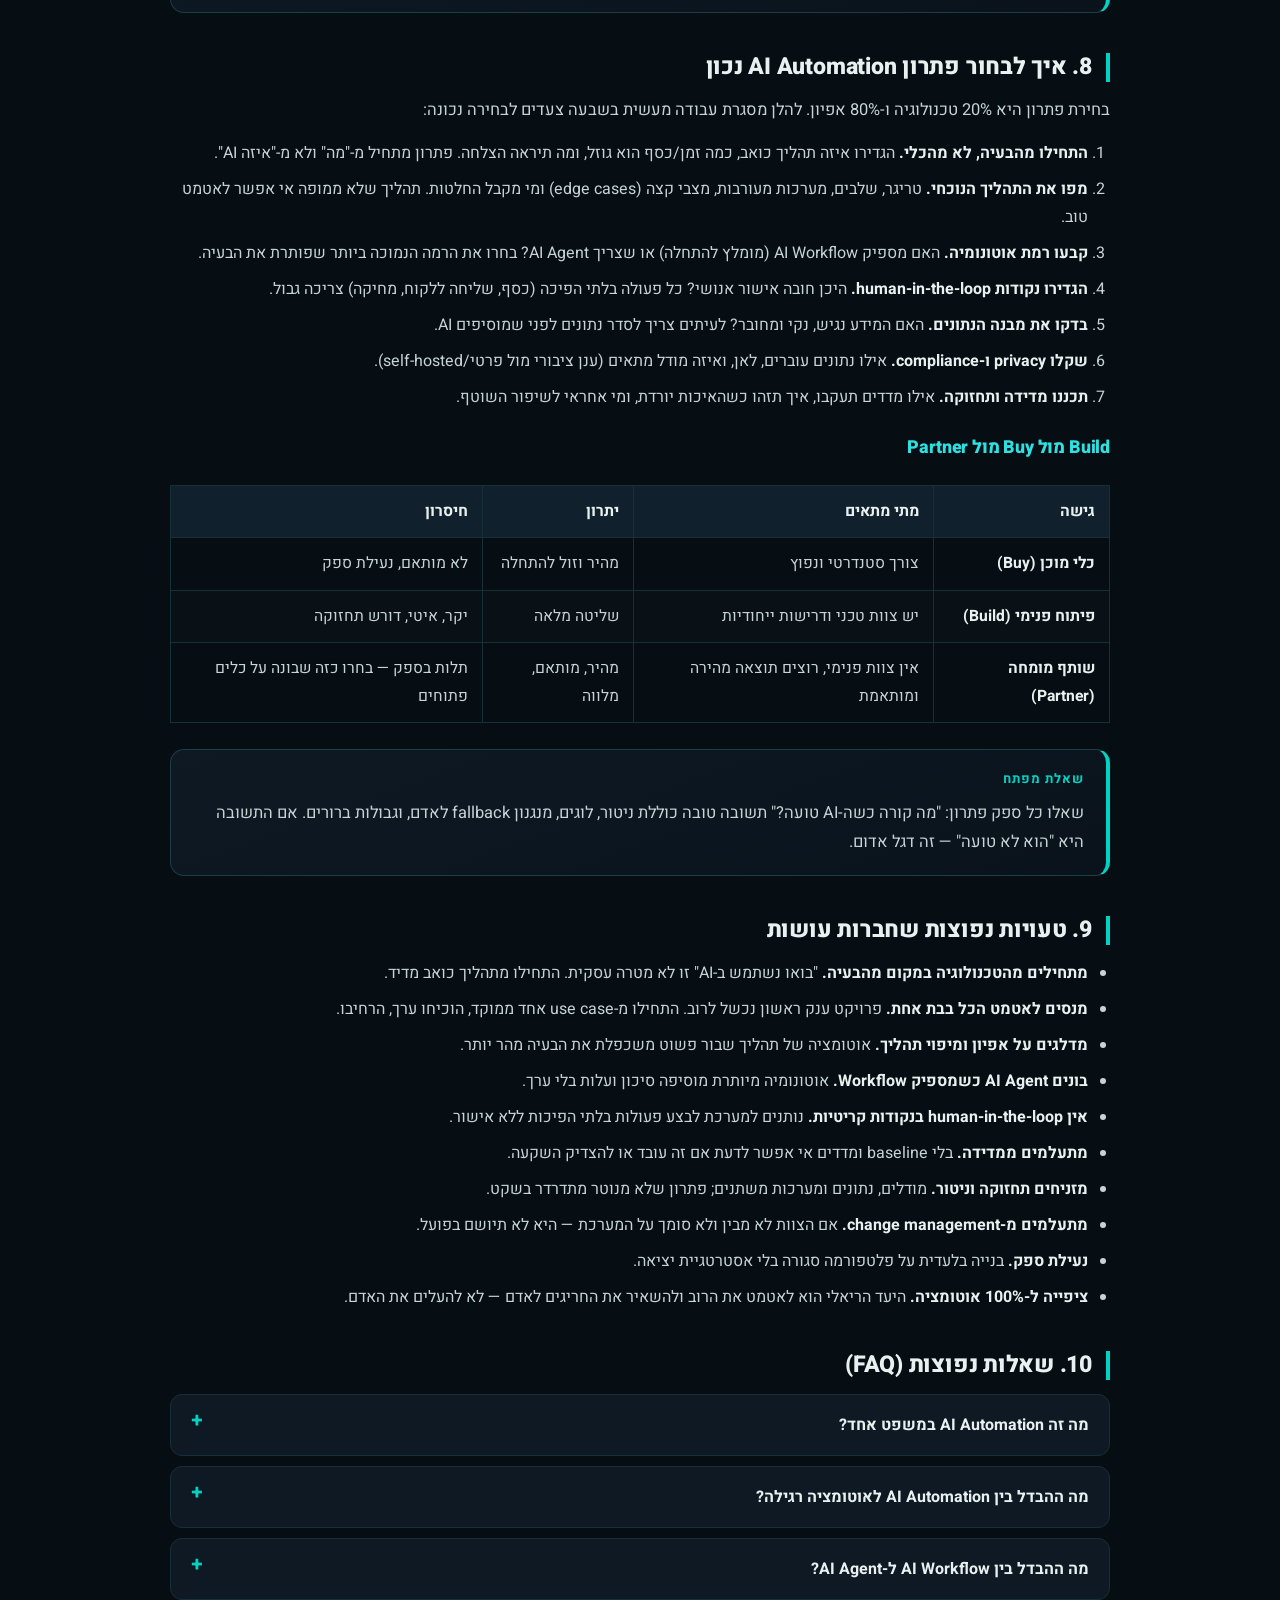
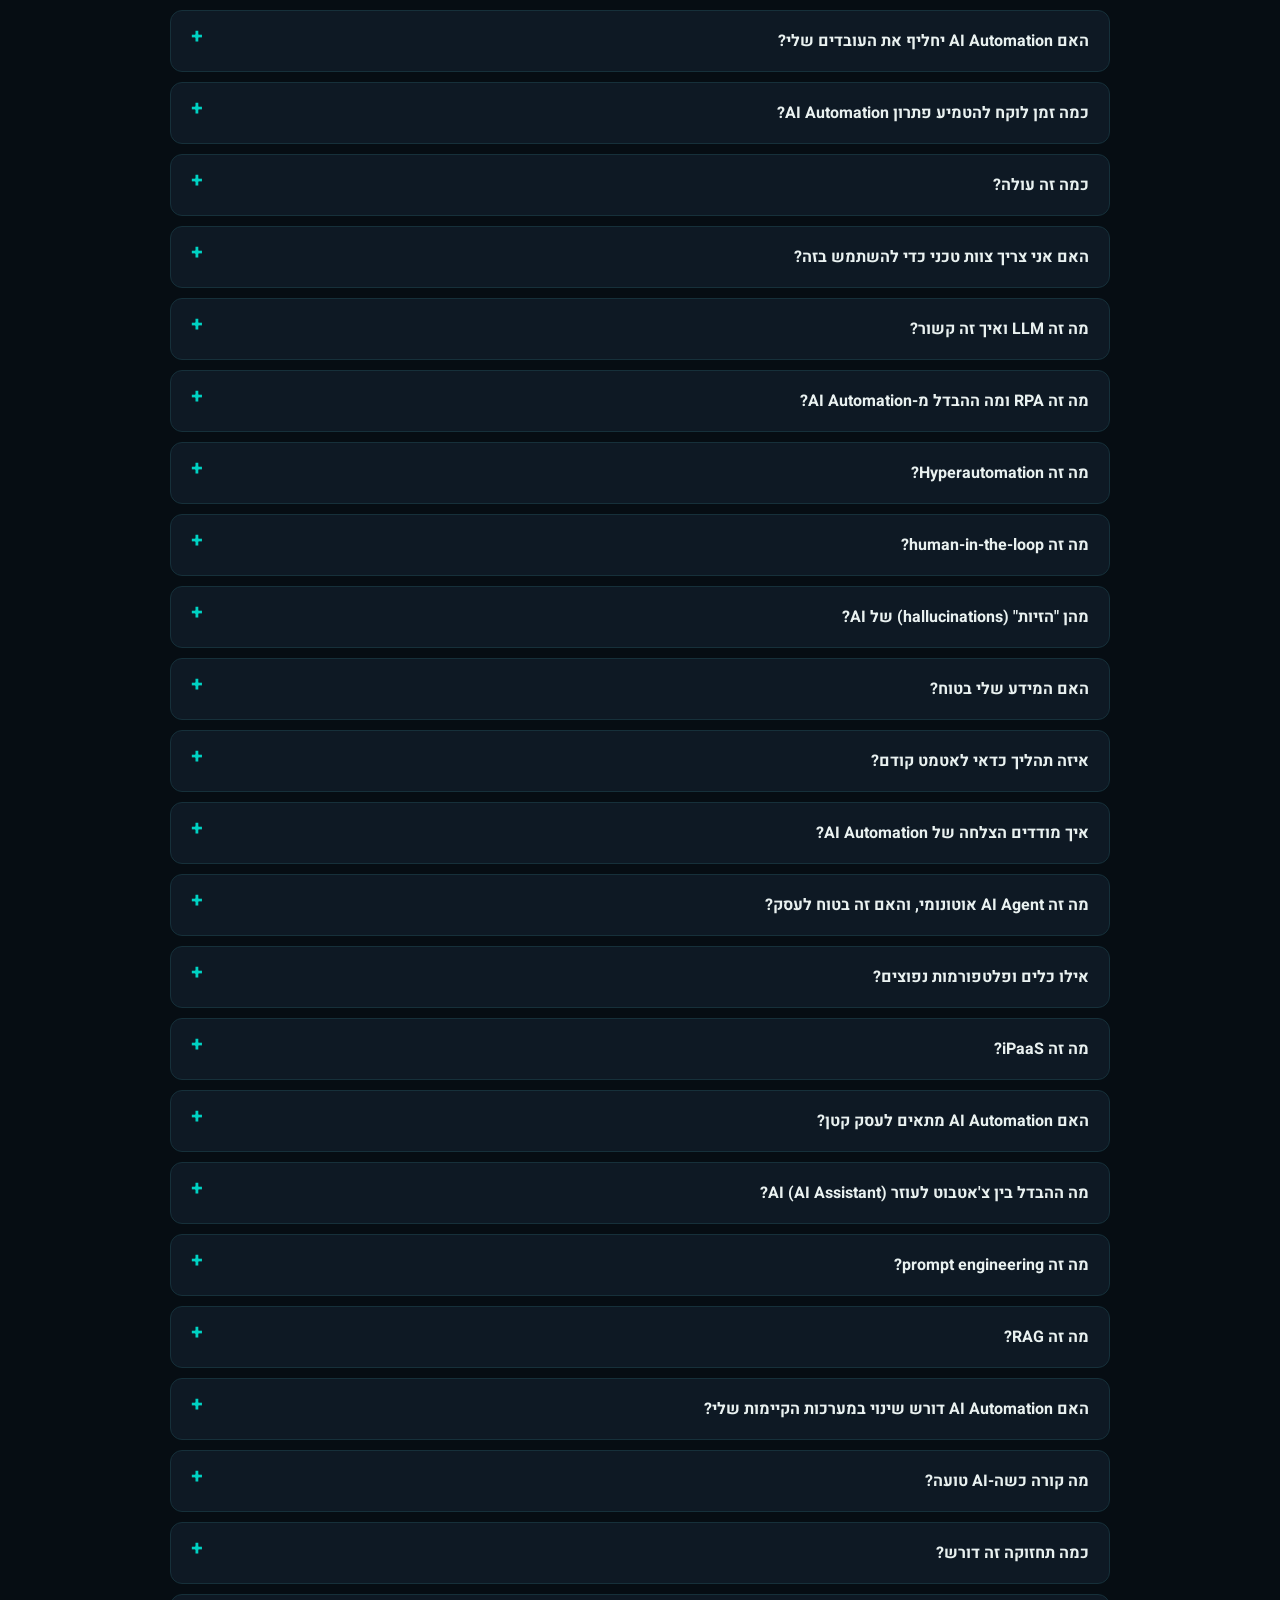
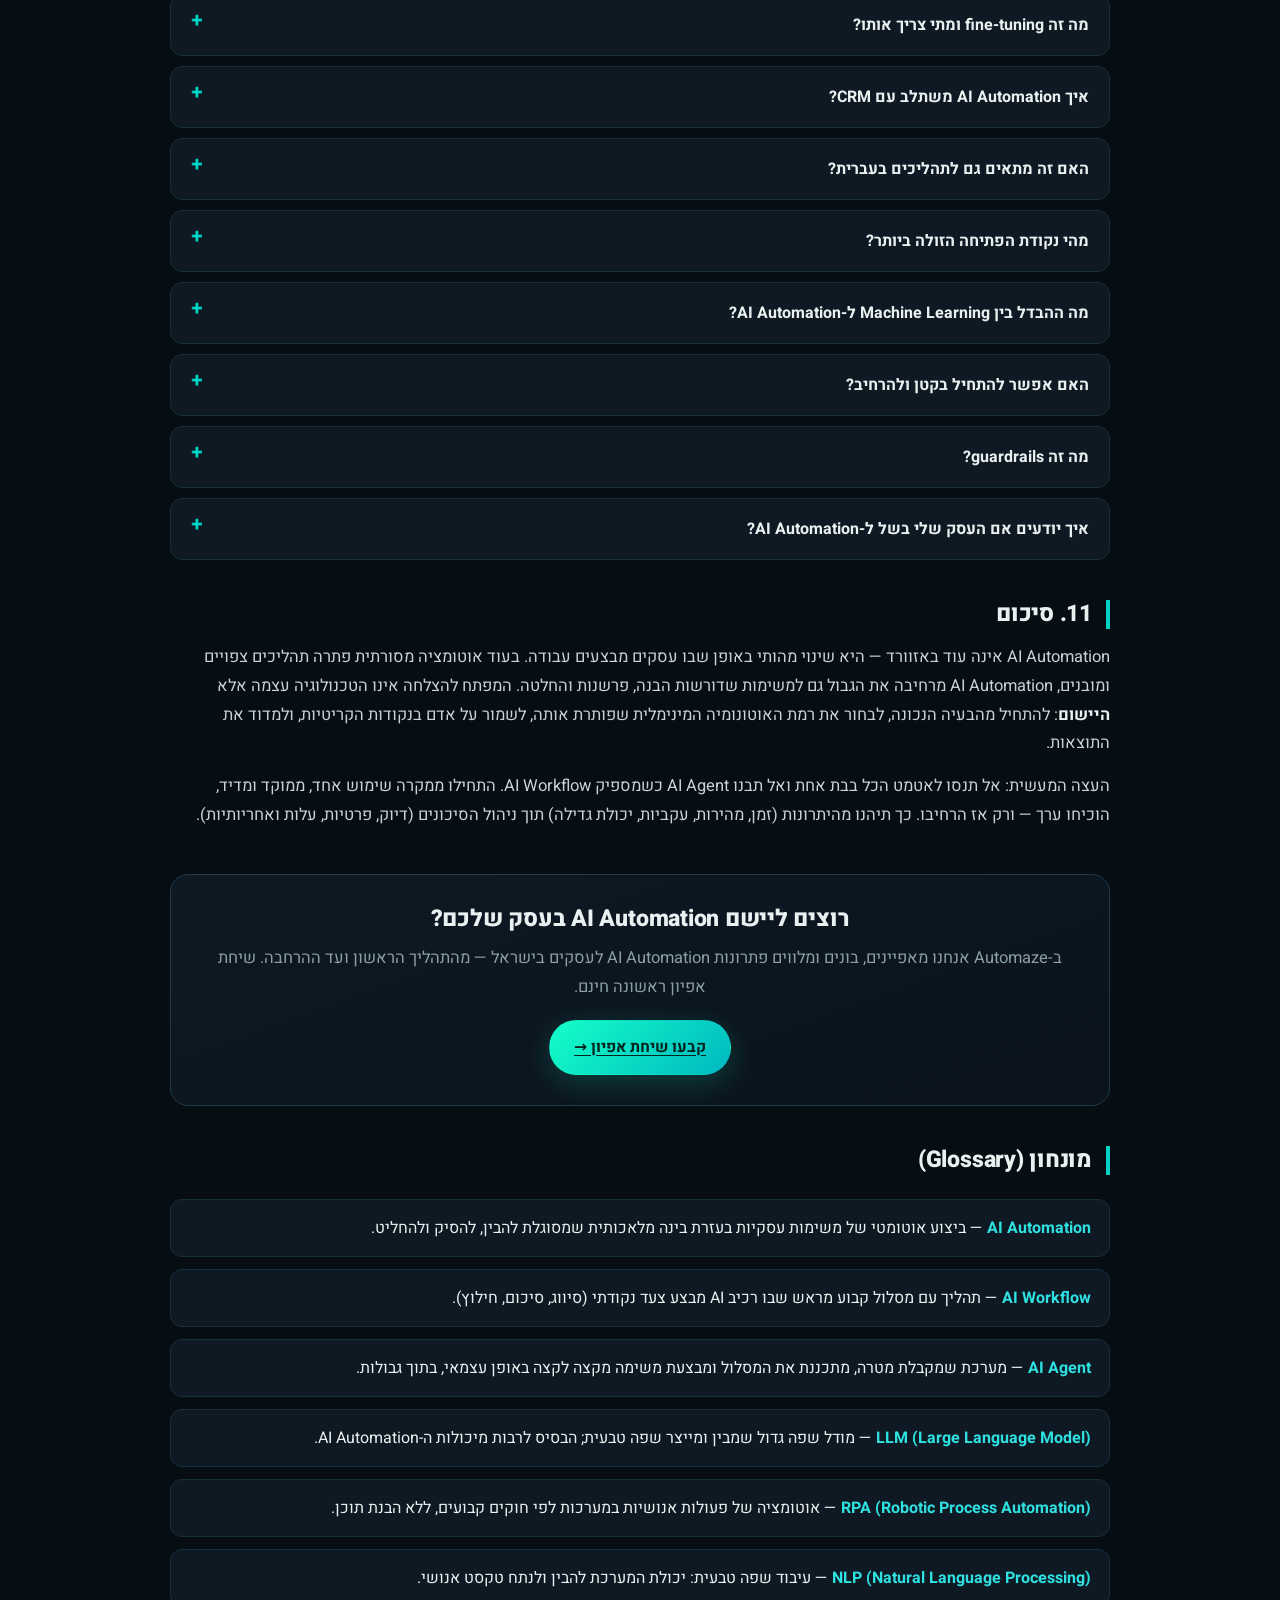
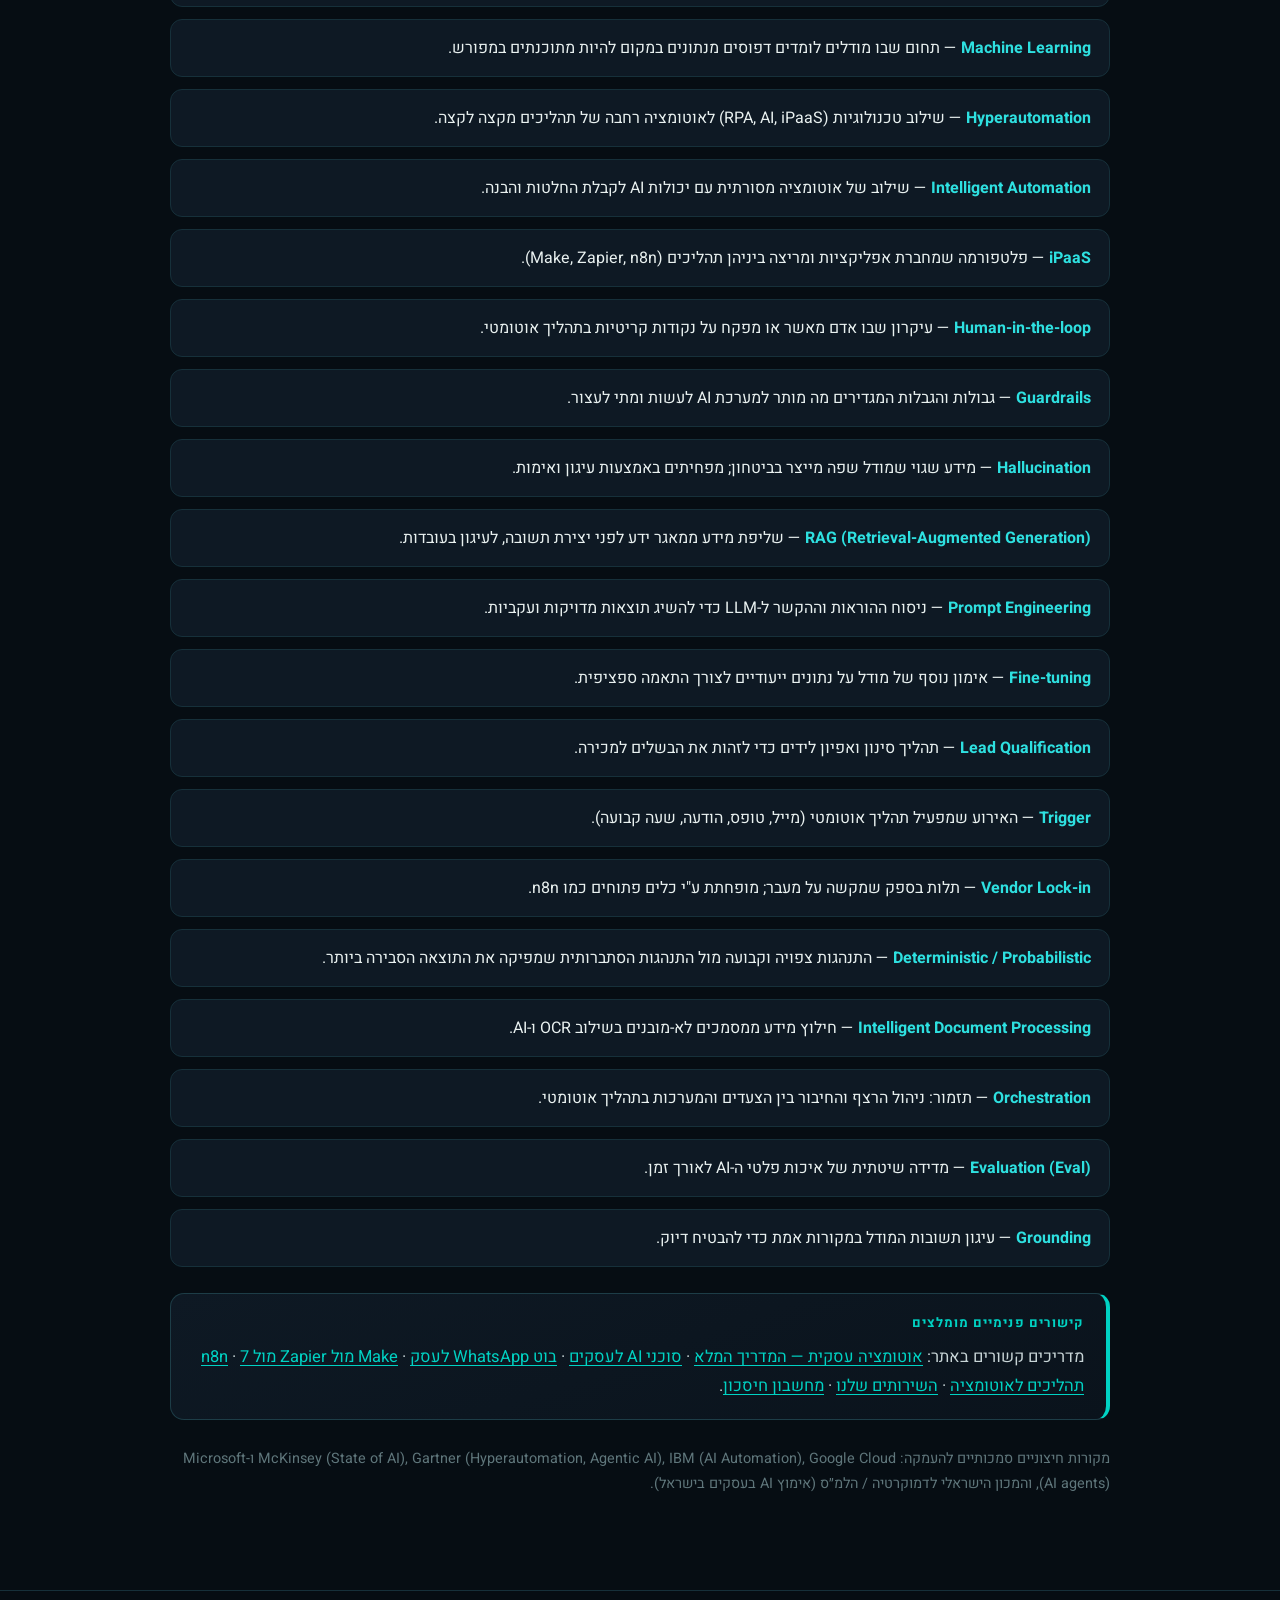
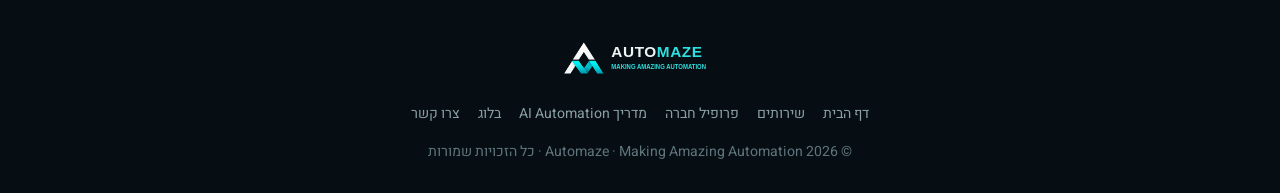
<file: AIAutomations.html>
<!DOCTYPE html>
<html lang="he" dir="rtl">
<head>
<meta charset="utf-8">
<meta name="viewport" content="width=device-width, initial-scale=1">
<title>AI Automation — המדריך המלא לאוטומציה מבוססת בינה מלאכותית לעסקים | Automaze</title>
<meta name="description" content="מדריך מקיף ל-AI Automation: מה זה, במה זה שונה מאוטומציה מסורתית, ההבדל בין AI Workflows ל-AI Agents, סוגים, use cases, יתרונות, סיכונים ואיך לבחור פתרון נכון. משאב ידע עברי מלא.">
<meta name="keywords" content="AI Automation, אוטומציה מבוססת AI, אוטומציה עסקית, AI Agents, AI Workflows, סוכני AI, Business Process Automation, BPA, hyperautomation, intelligent automation, agentic AI, LLM, RPA, אוטומציה של תהליכים, בינה מלאכותית לעסקים, טרנספורמציה דיגיטלית">
<link rel="canonical" href="https://automaze.co.il/AIAutomations.html">
<meta property="og:type" content="article">
<meta property="og:locale" content="he_IL">
<meta property="og:site_name" content="Automaze">
<meta property="og:title" content="AI Automation — המדריך המלא לאוטומציה מבוססת בינה מלאכותית">
<meta property="og:description" content="משאב הידע המקיף בעברית על AI Automation: הגדרות, סוגים, use cases, יתרונות, סיכונים ומדריך בחירה — בשפה פשוטה וברורה.">
<meta property="og:url" content="https://automaze.co.il/AIAutomations.html">
<meta property="og:image" content="https://automaze.co.il/og-image.png">
<meta name="twitter:card" content="summary_large_image">
<link rel="icon" href="favicon.ico" sizes="any">
<link rel="icon" type="image/png" sizes="32x32" href="favicon-32.png">
<link rel="apple-touch-icon" href="apple-touch-icon.png">
<link rel="preconnect" href="https://fonts.googleapis.com">
<link rel="preconnect" href="https://fonts.gstatic.com" crossorigin>
<link href="https://fonts.googleapis.com/css2?family=Heebo:wght@400;500;700;800;900&display=swap" rel="stylesheet">
<link rel="stylesheet" href="pages.css">
<style>
.toc{background:var(--panel);border:1px solid var(--line);border-radius:var(--radius);padding:22px 26px;margin:30px 0 40px}
.toc h2{font-size:1.05rem;border:0;padding:0;margin:0 0 12px;color:var(--text)}
.toc ol{margin:0 18px 0 0;color:var(--muted);columns:2;column-gap:34px}
.toc a{color:var(--muted)}.toc a:hover{color:var(--teal-2)}
.callout{background:linear-gradient(160deg,var(--panel),var(--bg-2));border:1px solid var(--line-2);border-inline-start:4px solid var(--teal-2);border-radius:14px;padding:18px 22px;margin:26px 0;color:#c7d4d6}
.callout .k{display:block;color:var(--teal-2);font-weight:700;font-size:.82rem;letter-spacing:.08em;text-transform:uppercase;margin-bottom:8px}
.callout p:last-child{margin-bottom:0}
.tbl{overflow-x:auto;margin:26px 0}
.tbl table{width:100%;border-collapse:collapse;font-size:.98rem;min-width:520px}
.tbl th,.tbl td{border:1px solid var(--line);padding:12px 14px;text-align:start;vertical-align:top;color:#c7d4d6}
.tbl thead th{background:var(--panel-2);color:var(--text);font-weight:700}
.tbl tbody tr:nth-child(even){background:rgba(255,255,255,.015)}
.tbl td b{color:var(--text)}
.diagram{background:var(--panel);border:1px solid var(--line);border-radius:var(--radius);padding:26px 22px;margin:28px 0;overflow-x:auto}
.diagram svg{display:block;width:100%;height:auto;max-width:820px;margin-inline:auto}
.dg-cap{color:var(--muted-2);font-size:.85rem;text-align:center;margin-top:6px}
.faq-q{background:var(--panel);border:1px solid var(--line);border-radius:12px;margin:10px 0;overflow:hidden}
.faq-q summary{cursor:pointer;padding:16px 20px;font-weight:700;color:var(--text);list-style:none}
.faq-q summary::-webkit-details-marker{display:none}
.faq-q summary::after{content:"+";float:left;color:var(--teal-2);font-size:1.3rem;line-height:1}
.faq-q[open] summary::after{content:"–"}
.faq-q .fa{padding:0 20px 18px;color:#c7d4d6}
.gloss{display:grid;gap:12px;margin:24px 0}
.gloss div{background:var(--panel);border:1px solid var(--line);border-radius:12px;padding:14px 18px}
.gloss b{color:var(--cyan)}
.updated{color:var(--muted-2);font-size:.85rem;margin-top:8px}
.keytake{background:var(--panel);border:1px dashed var(--line-2);border-radius:14px;padding:18px 22px;margin:22px 0}
.keytake b{color:var(--teal-2)}
</style>
<script type="application/ld+json">
{"@context":"https://schema.org","@type":"TechArticle","headline":"AI Automation — המדריך המלא לאוטומציה מבוססת בינה מלאכותית לעסקים","inLanguage":"he","description":"מדריך מקיף ל-AI Automation: הגדרות, ההבדל מאוטומציה מסורתית, AI Workflows מול AI Agents, סוגים, use cases, יתרונות, סיכונים ומדריך בחירה.","image":"https://automaze.co.il/og-image.png","author":{"@type":"Organization","name":"Automaze","url":"https://automaze.co.il/"},"publisher":{"@type":"Organization","name":"Automaze","logo":{"@type":"ImageObject","url":"https://automaze.co.il/automaze-logo-full.png"}},"datePublished":"2026-06-22","dateModified":"2026-06-22","mainEntityOfPage":"https://automaze.co.il/AIAutomations.html","about":[{"@type":"Thing","name":"AI Automation"},{"@type":"Thing","name":"Artificial Intelligence"},{"@type":"Thing","name":"Business Process Automation"},{"@type":"Thing","name":"AI Agents"}],"keywords":"AI Automation, AI Agents, AI Workflows, Business Process Automation, hyperautomation, agentic AI, LLM, RPA"}
</script>
<script type="application/ld+json">
{"@context":"https://schema.org","@type":"BreadcrumbList","itemListElement":[{"@type":"ListItem","position":1,"name":"דף הבית","item":"https://automaze.co.il/"},{"@type":"ListItem","position":2,"name":"AI Automation — מדריך מלא","item":"https://automaze.co.il/AIAutomations.html"}]}
</script>
</head>
<body>
<header>
  <nav class="nav">
    <a href="index.html" aria-label="Automaze — דף הבית"><img src="logo.svg" alt="Automaze — Making Amazing Automation" class="logo"></a>
    <div class="nav-links" id="navLinks">
      <a href="index.html#services">שירותים</a>
      <a href="index.html#who">למי זה מתאים</a>
      <a href="index.html#process">איך עובד התהליך</a>
      <a href="index.html#roi">מחשבון חיסכון</a>
      <a href="index.html#faq">שאלות</a>
      <a href="about.html">פרופיל חברה</a>
      <div class="nav-drop">
        <button type="button" class="nav-drop-t active">מרכז ידע <span class="caret" aria-hidden="true">▾</span></button>
        <div class="nav-drop-menu">
          <a href="AIAutomations.html" class="active">AI Automation — מדריך מלא</a>
          <a href="blog/index.html">בלוג ומדריכים</a>
        </div>
      </div>
    </div>
    <div class="nav-cta">
      <a href="index.html#contact" class="btn btn-ghost">צרו קשר</a>
      <a href="https://wa.me/972544497165" target="_blank" rel="noopener" class="btn btn-primary">ייעוץ חינם</a>
      <button class="hamb" id="hamb" aria-label="תפריט"><span></span><span></span><span></span></button>
    </div>
  </nav>
</header>
<main>
<div class="wrap">
  <nav class="crumbs" aria-label="פירורי לחם"><a href="index.html">דף הבית</a><span class="sep">‹</span><span class="here">AI Automation — מדריך מלא</span></nav>
  <article>
  <span class="eyebrow">מדריך ידע · Knowledge Article</span>
  <h1 class="page-title">AI Automation: <span class="hl">המדריך המלא</span> לאוטומציה מבוססת בינה מלאכותית</h1>
  <p class="lead">מהי אוטומציה מבוססת AI, במה היא שונה מאוטומציה מסורתית, מה ההבדל בין AI Workflows ל-AI Agents, אילו סוגים קיימים, איפה היא באמת עוזרת לעסקים — ואיך בוחרים פתרון נכון. מדריך מקצועי, בשפה פשוטה, בלי באזוורדס מיותרים.</p>
  <p class="updated">עודכן לאחרונה: יוני 2026 · זמן קריאה: ~22 דקות · נכתב על ידי צוות Automaze</p>

  <div class="toc" aria-label="תוכן העניינים">
    <h2>תוכן העניינים</h2>
    <ol>
      <li><a href="#what">מה זה AI Automation?</a></li>
      <li><a href="#vs-traditional">במה AI Automation שונה מאוטומציה מסורתית</a></li>
      <li><a href="#workflows-vs-agents">AI Workflows מול AI Agents</a></li>
      <li><a href="#types">סוגים נפוצים של AI Automations</a></li>
      <li><a href="#use-cases">Use Cases עסקיים אמיתיים</a></li>
      <li><a href="#benefits">היתרונות של AI Automation</a></li>
      <li><a href="#risks">סיכונים ומגבלות</a></li>
      <li><a href="#choose">איך לבחור פתרון AI Automation נכון</a></li>
      <li><a href="#mistakes">טעויות נפוצות שחברות עושות</a></li>
      <li><a href="#faq">שאלות נפוצות (FAQ)</a></li>
      <li><a href="#conclusion">סיכום</a></li>
      <li><a href="#glossary">מונחון (Glossary)</a></li>
    </ol>
  </div>

  <div class="keytake">
    <b>בקצרה (TL;DR):</b> AI Automation היא ביצוע אוטומטי של משימות עסקיות בעזרת בינה מלאכותית שמסוגלת <b>להבין, להסיק ולהחליט</b> — ולא רק לבצע חוקים קבועים מראש. בעוד אוטומציה מסורתית (כמו RPA) מתאימה לתהליכים צפויים ומובְנים, AI Automation מתמודדת גם עם קלט לא-מובנה (טקסט חופשי, מיילים, שיחות, מסמכים) וקבלת החלטות בזמן אמת. שני הבניינים המרכזיים הם <b>AI Workflows</b> (תהליך מוגדר עם צעדי AI) ו-<b>AI Agents</b> (מערכת שמתכננת ומבצעת משימה מקצה לקצה באופן עצמאי, בתוך גבולות מוגדרים).
  </div>

  <h2 id="what">1. מה זה AI Automation?</h2>
  <p><strong>AI Automation (אוטומציה מבוססת בינה מלאכותית)</strong> היא שילוב של טכנולוגיות בינה מלאכותית — בעיקר מודלי שפה גדולים (LLM), למידת מכונה (Machine Learning) ועיבוד שפה טבעית (NLP) — בתוך תהליכים עסקיים, כדי שהמערכת תוכל לבצע משימות שדורשות הבנה, פרשנות או שיפוט, ולא רק ביצוע מכני של כללים.</p>
  <p>ההבחנה המהותית: אוטומציה "רגילה" מבצעת הוראות מדויקות ("אם X אז Y"). AI Automation מוסיפה שכבה שמסוגלת להתמודד עם <strong>עמימות</strong>. היא יכולה לקרוא מייל של לקוח שכתוב בשפה חופשית, להבין מה הוא רוצה, לסווג את הפנייה, לנסח תשובה, לחלץ נתונים ממסמך שנראה אחרת בכל פעם, או להחליט לאיזה גורם להעביר משימה — כל אלה משימות שבעבר חייבו אדם.</p>
  <p>חשוב להבין ש-AI Automation היא כמעט תמיד <strong>שילוב</strong> ולא החלפה: רכיבי ה-AI אחראים על החלקים "הרכים" (הבנה, שיפוט, יצירת תוכן), ורכיבי אוטומציה מסורתיים אחראים על החלקים "הקשיחים" (העברת נתונים בין מערכות, טריגרים, לוגיקה דטרמיניסטית). המונח המקצועי לשילוב הזה הוא <em>Intelligent Automation</em>, ובגרסתו הרחבה — <em>Hyperautomation</em>.</p>

  <div class="callout">
    <span class="k">מושג מרכזי</span>
    <p><strong>Deterministic מול Probabilistic:</strong> אוטומציה מסורתית היא <b>דטרמיניסטית</b> — אותו קלט מפיק תמיד אותה תוצאה. רכיב AI הוא <b>הסתברותי</b> — הוא מפיק את התשובה הסבירה ביותר, ולכן ייתכנו שינויים קטנים בין הרצות. זו הסיבה שמערכות AI Automation טובות תמיד כוללות מנגנוני בקרה, אימות (validation) ואפשרות למעורבות אנושית (human-in-the-loop) בנקודות קריטיות.</p>
  </div>

  <p>שלושת מרכיבי הליבה של כל פתרון AI Automation:</p>
  <ul>
    <li><strong>Trigger (טריגר)</strong> — האירוע שמפעיל את התהליך: מייל נכנס, טופס באתר, הודעת WhatsApp, שורה חדשה ב-CRM, או שעה קבועה ביום.</li>
    <li><strong>Intelligence (שכבת ה-AI)</strong> — הרכיב שמבין, מסווג, מחלץ מידע, מחליט או מייצר תוכן. לרוב מבוסס LLM או מודל ML ייעודי.</li>
    <li><strong>Action (פעולה)</strong> — מה שהמערכת עושה בפועל: מעדכנת רשומה, שולחת תשובה, מפיקה מסמך, קובעת פגישה או מעבירה משימה לאדם.</li>
  </ul>

  <h2 id="vs-traditional">2. במה AI Automation שונה מאוטומציה מסורתית</h2>
  <p>אוטומציה מסורתית — כולל כלי RPA (Robotic Process Automation) ופלטפורמות iPaaS כמו Zapier, Make ו-n8n בשימוש הקלאסי שלהן — מצטיינת בתהליכים <strong>צפויים, חוזרים ומובְנים</strong>. היא מהירה, זולה ואמינה כשהקלט תמיד נראה אותו דבר. החולשה שלה מתגלה ברגע שהקלט משתנה או דורש פרשנות.</p>
  <p>AI Automation נכנסת בדיוק שם: היא מטפלת בקלט לא-מובנה ובמצבים שלא הוגדרו מראש. ההבדל אינו "אחד טוב יותר מהשני" — אלא שכל אחד מתאים לסוג אחר של בעיה. פתרונות מובילים משלבים את שניהם.</p>

  <div class="tbl">
  <table>
    <thead><tr><th>מאפיין</th><th>אוטומציה מסורתית (RPA / Rule-based)</th><th>AI Automation</th></tr></thead>
    <tbody>
      <tr><td>סוג הקלט</td><td>מובנה (שדות, טבלאות, פורמט קבוע)</td><td>גם לא-מובנה (טקסט חופשי, מיילים, מסמכים, שיחות)</td></tr>
      <tr><td>קבלת החלטות</td><td>חוקים קבועים מראש (if/then)</td><td>הסקה ושיפוט על בסיס הקשר</td></tr>
      <tr><td>התנהגות</td><td>דטרמיניסטית</td><td>הסתברותית</td></tr>
      <tr><td>גמישות לשינויים</td><td>נמוכה — נשברת כשהקלט משתנה</td><td>גבוהה — מסתגלת לניסוחים ומצבים חדשים</td></tr>
      <tr><td>עלות הקמה</td><td>נמוכה-בינונית</td><td>בינונית — דורשת אפיון, prompt/הקשר ובדיקות</td></tr>
      <tr><td>תחזוקה</td><td>שביר, אך צפוי</td><td>דורש ניטור איכות והערכה (evaluation)</td></tr>
      <tr><td>דוגמה</td><td>העתקת נתונים בין שתי מערכות</td><td>קריאת חשבונית סרוקה וחילוץ הפרטים ממנה</td></tr>
    </tbody>
  </table>
  </div>

  <div class="diagram">
  <svg viewBox="0 0 820 340" xmlns="http://www.w3.org/2000/svg" role="img" aria-label="תרשים: מתי להשתמש באוטומציה מסורתית ומתי ב-AI">
    <defs>
      <marker id="ar" markerWidth="9" markerHeight="9" refX="7" refY="3" orient="auto"><path d="M0,0 L7,3 L0,6 Z" fill="#00d2c3"/></marker>
      <style>
        .b{fill:#10202c;stroke:#00d2c3;stroke-width:1.4;rx:12}
        .bd{fill:#0e1924;stroke:#1d3d47;stroke-width:1.4;stroke-dasharray:5 4}
        .t{fill:#e9f1f0;font:600 15px Heebo,sans-serif}
        .tm{fill:#8aa0a4;font:500 13px Heebo,sans-serif}
        .ln{stroke:#00d2c3;stroke-width:1.6;fill:none}
      </style>
    </defs>
    <rect class="b" x="330" y="16" width="160" height="46" rx="12"/>
    <text class="t" x="410" y="44" text-anchor="middle">קלט נכנס</text>
    <line class="ln" x1="410" y1="62" x2="410" y2="86" marker-end="url(#ar)"/>
    <rect class="bd" x="315" y="88" width="190" height="46" rx="12"/>
    <text class="t" x="410" y="116" text-anchor="middle">מובנה וצפוי?</text>
    <path class="ln" d="M340,134 C300,160 250,160 250,182" marker-end="url(#ar)"/>
    <path class="ln" d="M480,134 C520,160 570,160 570,182" marker-end="url(#ar)"/>
    <text class="tm" x="300" y="162" text-anchor="middle">כן</text>
    <text class="tm" x="520" y="162" text-anchor="middle">לא</text>
    <rect class="b" x="150" y="184" width="200" height="52" rx="12"/>
    <text class="t" x="250" y="207" text-anchor="middle">אוטומציה מסורתית</text>
    <text class="tm" x="250" y="225" text-anchor="middle">RPA · חוקים קבועים</text>
    <rect class="b" x="470" y="184" width="200" height="52" rx="12"/>
    <text class="t" x="570" y="207" text-anchor="middle">שכבת AI</text>
    <text class="tm" x="570" y="225" text-anchor="middle">הבנה · החלטה</text>
    <path class="ln" d="M250,236 C250,268 410,262 410,286" marker-end="url(#ar)"/>
    <path class="ln" d="M570,236 C570,268 410,262 410,286" marker-end="url(#ar)"/>
    <rect class="b" x="315" y="288" width="190" height="46" rx="12"/>
    <text class="t" x="410" y="316" text-anchor="middle">פעולה במערכות</text>
  </svg>
  <div class="dg-cap">קלט מובנה → אוטומציה מסורתית; קלט שדורש פרשנות → שכבת AI. שניהם מובילים לפעולה.</div>
  </div>

  <div class="callout">
    <span class="k">כלל אצבע</span>
    <p>אם אפשר לתאר את התהליך כרשימת חוקים ברורה שלא משתנה — התחילו באוטומציה מסורתית, היא זולה ואמינה יותר. ברגע שהתהליך דורש "להבין", "לקרוא", "לסכם" או "להחליט לפי הקשר" — זה הסימן ש-AI Automation מתאימה.</p>
  </div>

  <h2 id="workflows-vs-agents">3. AI Workflows מול AI Agents</h2>
  <p>זו אחת ההבחנות החשובות ביותר בתחום, ולעיתים קרובות מבלבלים ביניהן. שתיהן משתמשות ב-AI, אבל הן שונות מהותית ברמת האוטונומיה ובאופן שבו נקבע מסלול הביצוע.</p>

  <h3>AI Workflow (תהליך מונחה AI)</h3>
  <p>ב-AI Workflow, <strong>המסלול קבוע מראש</strong> על ידי מי שבנה את המערכת. יש רצף צעדים מוגדר, וב-חלק מהצעדים "מוזרק" רכיב AI שמבצע משימה נקודתית — למשל: לסווג פנייה, לסכם טקסט, או לחלץ שדה. ה-AI לא מחליט מה הצעד הבא; הוא מבצע את תפקידו והתהליך ממשיך במסלול הקבוע. זה צפוי, קל לבקרה, וזול יחסית להרצה.</p>

  <h3>AI Agent (סוכן AI)</h3>
  <p>ב-AI Agent, <strong>המערכת עצמה מתכננת את המסלול</strong>. נותנים לה מטרה ("תזמן פגישה עם הליד הזה", "תחקור את החברה הזו ותכין סיכום"), והיא מחליטה אילו צעדים לבצע, באיזה סדר, ובאילו כלים (tools) להשתמש — כל זאת בתוך גבולות (guardrails) שהוגדרו לה. סוכן טוב פועל בלולאה של תכנון → פעולה → הערכת תוצאה → פעולה נוספת, עד שהמשימה הושלמה או עד שהוא מחליט להעביר לאדם.</p>

  <div class="diagram">
  <svg viewBox="0 0 820 330" xmlns="http://www.w3.org/2000/svg" role="img" aria-label="תרשים: AI Workflow מסלול קבוע מול AI Agent לולאה אוטונומית">
    <defs>
      <marker id="ar2" markerWidth="9" markerHeight="9" refX="7" refY="3" orient="auto"><path d="M0,0 L7,3 L0,6 Z" fill="#00d2c3"/></marker>
      <style>
        .bb{fill:#10202c;stroke:#00d2c3;stroke-width:1.4}
        .bg2{fill:#0e1924;stroke:#1d3d47;stroke-width:1.2}
        .tt{fill:#e9f1f0;font:600 14px Heebo,sans-serif}
        .th{fill:#00d2c3;font:700 14px Heebo,sans-serif;letter-spacing:.03em}
        .tm2{fill:#8aa0a4;font:500 12px Heebo,sans-serif}
        .l2{stroke:#00d2c3;stroke-width:1.6;fill:none}
      </style>
    </defs>
    <text class="th" x="205" y="30" text-anchor="middle">AI WORKFLOW · מסלול קבוע</text>
    <rect class="bg2" x="18" y="46" width="374" height="250" rx="16" fill="#0a131c"/>
    <rect class="bb" x="150" y="70" width="110" height="42" rx="11"/><text class="tt" x="205" y="96" text-anchor="middle">צעד 1</text>
    <line class="l2" x1="205" y1="112" x2="205" y2="130" marker-end="url(#ar2)"/>
    <rect class="bb" x="150" y="132" width="110" height="42" rx="11" fill="#0f3b38"/><text class="tt" x="205" y="158" text-anchor="middle">צעד AI</text>
    <line class="l2" x1="205" y1="174" x2="205" y2="192" marker-end="url(#ar2)"/>
    <rect class="bb" x="150" y="194" width="110" height="42" rx="11"/><text class="tt" x="205" y="220" text-anchor="middle">צעד 3</text>
    <line class="l2" x1="205" y1="236" x2="205" y2="254" marker-end="url(#ar2)"/>
    <rect class="bb" x="150" y="256" width="110" height="30" rx="11"/><text class="tm2" x="205" y="275" text-anchor="middle">סיום</text>

    <text class="th" x="615" y="30" text-anchor="middle">AI AGENT · לולאה אוטונומית</text>
    <rect class="bg2" x="428" y="46" width="374" height="250" rx="16" fill="#0a131c"/>
    <rect class="bb" x="560" y="66" width="110" height="40" rx="11"/><text class="tt" x="615" y="91" text-anchor="middle">מטרה</text>
    <line class="l2" x1="615" y1="106" x2="615" y2="122" marker-end="url(#ar2)"/>
    <rect class="bb" x="560" y="124" width="110" height="40" rx="11"/><text class="tt" x="615" y="149" text-anchor="middle">תכנון</text>
    <line class="l2" x1="615" y1="164" x2="615" y2="180" marker-end="url(#ar2)"/>
    <rect class="bb" x="540" y="182" width="150" height="40" rx="11" fill="#0f3b38"/><text class="tt" x="615" y="207" text-anchor="middle">בחירת Tool · פעולה</text>
    <line class="l2" x1="615" y1="222" x2="615" y2="238" marker-end="url(#ar2)"/>
    <rect class="bb" x="555" y="240" width="120" height="42" rx="11" fill="#0e1924" stroke-dasharray="5 4"/><text class="tt" x="615" y="266" text-anchor="middle">המטרה הושגה?</text>
    <path class="l2" d="M675,261 C740,261 748,150 700,132" marker-end="url(#ar2)"/>
    <text class="tm2" x="756" y="200" text-anchor="middle">לא ↻</text>
  </svg>
  <div class="dg-cap">ב-Workflow המסלול קבוע מראש; ב-Agent המערכת חוזרת על תכנון→פעולה עד שהמטרה מושגת.</div>
  </div>

  <div class="tbl">
  <table>
    <thead><tr><th>קריטריון</th><th>AI Workflow</th><th>AI Agent</th></tr></thead>
    <tbody>
      <tr><td>מי קובע את המסלול</td><td>המפתח (מראש)</td><td>המערכת (בזמן ריצה)</td></tr>
      <tr><td>אוטונומיה</td><td>נמוכה — צעד AI בתוך תהליך</td><td>גבוהה — מתכנן ומבצע לבד</td></tr>
      <tr><td>צפיות (predictability)</td><td>גבוהה</td><td>נמוכה יותר — צריך guardrails</td></tr>
      <tr><td>מתאים ל-</td><td>תהליכים ברורים וחוזרים</td><td>משימות פתוחות / רב-שלביות</td></tr>
      <tr><td>סיכון</td><td>נמוך</td><td>גבוה יותר — דורש ניטור וגבולות</td></tr>
      <tr><td>עלות ריצה</td><td>נמוכה-בינונית</td><td>גבוהה יותר (יותר קריאות למודל)</td></tr>
      <tr><td>דוגמה</td><td>סיווג מיילים נכנסים לקטגוריות</td><td>מחקר ליד, תיאום פגישה ועדכון CRM מקצה לקצה</td></tr>
    </tbody>
  </table>
  </div>

  <div class="callout">
    <span class="k">המלצה מעשית</span>
    <p>רוב העסקים צריכים להתחיל ב-<b>AI Workflows</b>, לא ב-Agents. Workflows נותנים 80% מהערך בשבריר מהסיכון והמורכבות. עברו ל-AI Agents רק כשהמשימה באמת פתוחה ורב-שלבית, ורק אחרי שיש לכם ניטור, לוגים ומנגנון fallback לאדם. סוכן ללא גבולות הוא מתכון לתקלות.</p>
  </div>

  <h2 id="types">4. סוגים נפוצים של AI Automations</h2>
  <p>אפשר למפות את עולם ה-AI Automation לפי סוג היכולת שהמערכת מספקת. להלן הקטגוריות הנפוצות ביותר, כל אחת עם דוגמה מוחשית:</p>

  <h3>4.1 עיבוד מסמכים חכם (Intelligent Document Processing)</h3>
  <p>חילוץ מידע ממסמכים לא-מובנים: חשבוניות, קבלות, חוזים, תעודות משלוח, טפסים סרוקים. המערכת קוראת את המסמך (לרוב בשילוב OCR ו-LLM), מזהה את השדות הרלוונטיים ומכניסה אותם ישירות למערכת הרלוונטית. <em>דוגמה:</em> חשבונית ספק שמגיעה במייל → הסכום, מספר החשבונית והתאריך נכנסים אוטומטית למערכת הנהלת החשבונות.</p>

  <h3>4.2 סיווג וניתוב (Classification & Routing)</h3>
  <p>הבנת כוונה וסיווג פניות, מיילים, טיקטים או לידים לקטגוריות, ואז ניתוב לגורם הנכון. <em>דוגמה:</em> מייל שירות נכנס → סיווג ל"תמיכה טכנית / חיוב / מכירות" → פתיחת טיקט ושיוך לצוות המתאים.</p>

  <h3>4.3 יצירת תוכן (Content Generation)</h3>
  <p>ניסוח תשובות, טיוטות מייל, תיאורי מוצר, סיכומי שיחות, פוסטים או דוחות — על בסיס הנחיות והקשר. <em>דוגמה:</em> אחרי שיחת מכירה מוקלטת → סיכום אוטומטי + טיוטת מייל המשך + עדכון שדות ב-CRM.</p>

  <h3>4.4 עוזרים ובוטים שיחתיים (Conversational AI)</h3>
  <p>מענה בשפה טבעית ללקוחות בערוצים כמו WhatsApp, אתר או טלפון. שונה מבוט תסריטים: מבין ניסוח חופשי, שואל שאלות המשך ומבצע פעולות. <em>דוגמה:</em> בוט WhatsApp שמסנן לידים, שואל את שאלות האפיון וקובע פגישה ביומן.</p>

  <h3>4.5 חילוץ תובנות מנתונים (Data Analysis & Insights)</h3>
  <p>ניתוח כמויות מידע, זיהוי מגמות וחריגות, ומענה על שאלות בשפה טבעית מעל בסיסי נתונים. <em>דוגמה:</em> "כמה לידים נסגרו החודש לפי מקור?" → תשובה מיידית עם פירוט, בלי לפתוח דוחות.</p>

  <h3>4.6 סוכני משימה (Task Agents)</h3>
  <p>ביצוע משימות רב-שלביות מקצה לקצה: מחקר, תיאום, עדכון מערכות. זו הרמה המתקדמת ביותר, ודורשת guardrails וניטור. <em>דוגמה:</em> סוכן שמקבל ליד חדש → חוקר את החברה → מדרג את הפוטנציאל → מעדכן CRM → מזמן שיחה.</p>

  <div class="tbl">
  <table>
    <thead><tr><th>סוג</th><th>יכולת ליבה</th><th>רמת סיכון/מורכבות</th><th>ROI טיפוסי</th></tr></thead>
    <tbody>
      <tr><td>עיבוד מסמכים</td><td>קריאה וחילוץ</td><td>נמוכה</td><td>גבוה ומהיר</td></tr>
      <tr><td>סיווג וניתוב</td><td>הבנת כוונה</td><td>נמוכה</td><td>גבוה</td></tr>
      <tr><td>יצירת תוכן</td><td>ניסוח וסיכום</td><td>נמוכה-בינונית</td><td>בינוני-גבוה</td></tr>
      <tr><td>עוזרים שיחתיים</td><td>שיחה + פעולה</td><td>בינונית</td><td>גבוה (במיוחד בלידים)</td></tr>
      <tr><td>ניתוח נתונים</td><td>תובנות</td><td>בינונית</td><td>בינוני</td></tr>
      <tr><td>סוכני משימה</td><td>אוטונומיה</td><td>גבוהה</td><td>גבוה אך תלוי-ביצוע</td></tr>
    </tbody>
  </table>
  </div>

  <h2 id="use-cases">5. Use Cases עסקיים אמיתיים</h2>
  <p>הערך של AI Automation מתברר דרך מקרי שימוש קונקרטיים. להלן דוגמאות לפי מחלקה, כל אחת עם הבעיה, הפתרון והתוצאה הטיפוסית.</p>

  <h3>מכירות ולידים</h3>
  <p><strong>הבעיה:</strong> לידים נופלים בגלל מענה איטי; מחקרים מראים שמענה תוך דקה מגדיל דרמטית את סיכויי הסגירה. <strong>הפתרון:</strong> מענה מיידי אוטומטי בכל ערוץ, סינון ואפיון הליד (Lead Qualification), עדכון CRM ותיאום פגישה. <strong>תוצאה:</strong> אף ליד לא נופל, והצוות מדבר רק עם פניות בשלות.</p>

  <h3>שירות לקוחות</h3>
  <p><strong>הבעיה:</strong> נציגים מוצפים בשאלות חוזרות. <strong>הפתרון:</strong> עוזר AI שעונה על 24/7 על שאלות נפוצות, פותח טיקטים, ומסלים לאדם רק את המורכב. <strong>תוצאה:</strong> זמני מענה קצרים משמעותית וירידה בעומס על הצוות.</p>

  <h3>פיננסים והנהלת חשבונות</h3>
  <p><strong>הבעיה:</strong> הקלדה ידנית של חשבוניות וקבלות, טעויות ועיכובים. <strong>הפתרון:</strong> עיבוד מסמכים חכם שמחלץ נתונים ומכניס למערכת, כולל התאמה (matching) להזמנות. <strong>תוצאה:</strong> פחות טעויות, סגירת חודש מהירה יותר.</p>

  <h3>שיווק</h3>
  <p><strong>הבעיה:</strong> הפקת תוכן איטית ולא עקבית. <strong>הפתרון:</strong> יצירת טיוטות לפוסטים, מיילים ותיאורי מוצר לפי טון המותג, עם אדם שמאשר. <strong>תוצאה:</strong> קצב תוכן גבוה יותר בעקביות מותגית.</p>

  <h3>תפעול ומשאבי אנוש</h3>
  <p><strong>הבעיה:</strong> תהליכים פנימיים (onboarding, אישורים, דוחות) גוזלים זמן. <strong>הפתרון:</strong> workflows שמרכזים מידע, מנסחים מסמכים ושולחים תזכורות. <strong>תוצאה:</strong> פחות "עבודה על העבודה", יותר עקביות.</p>

  <div class="callout">
    <span class="k">דפוס חוזר</span>
    <p>שימו לב שברוב ה-use cases המנצחים, ה-AI לא "עושה הכל לבד". הוא לוקח את החלק שדורש הבנה (לקרוא, לסווג, לנסח), ומעביר לאדם את ההחלטה הסופית או את המקרים החריגים. זה מה שהופך פתרון מ"מרשים בהדגמה" ל"עובד בפועל".</p>
  </div>

  <h2 id="benefits">6. היתרונות של AI Automation</h2>
  <p>כשמיישמים אותה נכון, AI Automation מספקת ערך בכמה מישורים. חשוב למדוד אותם — לא להסתפק בתחושה.</p>
  <ul>
    <li><strong>חיסכון בזמן</strong> — הסרת עבודה ידנית חוזרת משחררת שעות שאפשר להפנות לפעילות בעלת ערך גבוה יותר.</li>
    <li><strong>מהירות ותגובתיות</strong> — מענה מיידי ללקוחות ולידים, 24/7, גם מחוץ לשעות העבודה.</li>
    <li><strong>עקביות ואיכות</strong> — אותה רמת מענה בכל פעם, בלי תלות במצב הרוח או בעומס.</li>
    <li><strong>הפחתת טעויות</strong> — פחות טעויות הקלדה והעברה ידנית של נתונים בין מערכות.</li>
    <li><strong>יכולת גדילה (Scalability)</strong> — טיפול ביותר פניות בלי להגדיל את הצוות באותו קצב.</li>
    <li><strong>ניצול ידע</strong> — הפיכת ידע שפזור במיילים, מסמכים ושיחות למשהו נגיש ושמיש.</li>
    <li><strong>שיפור חוויית לקוח</strong> — מענה מהיר ורלוונטי מעלה שביעות רצון ושימור.</li>
  </ul>

  <div class="callout">
    <span class="k">איך למדוד</span>
    <p>הגדירו מדדים לפני ההטמעה: שעות שנחסכו לחודש, זמן תגובה ממוצע, אחוז פניות שטופלו אוטומטית, שיעור טעויות, ושיעור המרה של לידים. בלי baseline לפני, אי אפשר להוכיח ROI אחרי.</p>
  </div>

  <h2 id="risks">7. סיכונים ומגבלות</h2>
  <p>AI Automation אינה קסם, ויש לה מגבלות אמיתיות. הכרה בהן היא מה שמבדיל יישום מקצועי מהימור.</p>

  <h3>הזיות ואי-דיוקים (Hallucinations)</h3>
  <p>מודלי שפה עשויים לייצר מידע שנשמע משכנע אך שגוי. במשימות שדורשות דיוק עובדתי חובה להוסיף אימות, מקורות אמת (grounding) ובקרה אנושית.</p>

  <h3>פרטיות ואבטחת מידע</h3>
  <p>שליחת נתונים רגישים למודלים חיצוניים מחייבת שיקול. יש לוודא עמידה בחוק הגנת הפרטיות, הסכמי עיבוד נתונים (DPA), ובמקרים רגישים — פתרונות self-hosted או מודלים פרטיים.</p>

  <h3>עלות והסתמכות על ספקים</h3>
  <p>קריאות למודלים עולות כסף, ובנפחים גבוהים זה מצטבר. בנוסף, בנייה על פלטפורמה סגורה עלולה ליצור נעילת ספק (vendor lock-in). כלים פתוחים כמו n8n מפחיתים סיכון זה.</p>

  <h3>שקיפות ואחריותיות (Accountability)</h3>
  <p>כשמערכת מקבלת החלטה, צריך להיות ברור מי אחראי ואיך אפשר לבדוק מה קרה. לוגים, מעקב (traceability) וגבולות ברורים הם חובה — במיוחד בתחומים מוסדרים.</p>

  <h3>תלות באיכות הנתונים</h3>
  <p>AI טוב ככל שהנתונים וההקשר שהוא מקבל. נתונים חלקיים או מבולגנים יובילו לתוצאות חלשות. לעיתים קרובות "בעיית AI" היא למעשה בעיית נתונים.</p>

  <div class="callout">
    <span class="k">עקרון מנחה</span>
    <p>ככל שההחלטה קריטית יותר (כספית, משפטית, בריאותית) — כך צריך יותר human-in-the-loop, אימות וגבולות. אוטומציה מלאה מתאימה למשימות בעלות סיכון נמוך ונפח גבוה; במשימות רגישות, ה-AI מסייע לאדם ולא מחליף אותו.</p>
  </div>

  <h2 id="choose">8. איך לבחור פתרון AI Automation נכון</h2>
  <p>בחירת פתרון היא 20% טכנולוגיה ו-80% אפיון. להלן מסגרת עבודה מעשית בשבעה צעדים לבחירה נכונה:</p>
  <ol>
    <li><strong>התחילו מהבעיה, לא מהכלי.</strong> הגדירו איזה תהליך כואב, כמה זמן/כסף הוא גוזל, ומה תיראה הצלחה. פתרון מתחיל מ-"מה" ולא מ-"איזה AI".</li>
    <li><strong>מפו את התהליך הנוכחי.</strong> טריגר, שלבים, מערכות מעורבות, מצבי קצה (edge cases) ומי מקבל החלטות. תהליך שלא ממופה אי אפשר לאטמט טוב.</li>
    <li><strong>קבעו רמת אוטונומיה.</strong> האם מספיק AI Workflow (מומלץ להתחלה) או שצריך AI Agent? בחרו את הרמה הנמוכה ביותר שפותרת את הבעיה.</li>
    <li><strong>הגדירו נקודות human-in-the-loop.</strong> היכן חובה אישור אנושי? כל פעולה בלתי הפיכה (כסף, שליחה ללקוח, מחיקה) צריכה גבול.</li>
    <li><strong>בדקו את מבנה הנתונים.</strong> האם המידע נגיש, נקי ומחובר? לעיתים צריך לסדר נתונים לפני שמוסיפים AI.</li>
    <li><strong>שקלו privacy ו-compliance.</strong> אילו נתונים עוברים, לאן, ואיזה מודל מתאים (ענן ציבורי מול פרטי/self-hosted).</li>
    <li><strong>תכננו מדידה ותחזוקה.</strong> אילו מדדים תעקבו, איך תזהו כשהאיכות יורדת, ומי אחראי לשיפור השוטף.</li>
  </ol>

  <h3>Build מול Buy מול Partner</h3>
  <div class="tbl">
  <table>
    <thead><tr><th>גישה</th><th>מתי מתאים</th><th>יתרון</th><th>חיסרון</th></tr></thead>
    <tbody>
      <tr><td><b>כלי מוכן (Buy)</b></td><td>צורך סטנדרטי ונפוץ</td><td>מהיר וזול להתחלה</td><td>לא מותאם, נעילת ספק</td></tr>
      <tr><td><b>פיתוח פנימי (Build)</b></td><td>יש צוות טכני ודרישות ייחודיות</td><td>שליטה מלאה</td><td>יקר, איטי, דורש תחזוקה</td></tr>
      <tr><td><b>שותף מומחה (Partner)</b></td><td>אין צוות פנימי, רוצים תוצאה מהירה ומותאמת</td><td>מהיר, מותאם, מלווה</td><td>תלות בספק — בחרו כזה שבונה על כלים פתוחים</td></tr>
    </tbody>
  </table>
  </div>

  <div class="callout">
    <span class="k">שאלת מפתח</span>
    <p>שאלו כל ספק פתרון: "מה קורה כשה-AI טועה?" תשובה טובה כוללת ניטור, לוגים, מנגנון fallback לאדם, וגבולות ברורים. אם התשובה היא "הוא לא טועה" — זה דגל אדום.</p>
  </div>

  <h2 id="mistakes">9. טעויות נפוצות שחברות עושות</h2>
  <ul>
    <li><strong>מתחילים מהטכנולוגיה במקום מהבעיה.</strong> "בואו נשתמש ב-AI" זו לא מטרה עסקית. התחילו מתהליך כואב מדיד.</li>
    <li><strong>מנסים לאטמט הכל בבת אחת.</strong> פרויקט ענק ראשון נכשל לרוב. התחילו מ-use case אחד ממוקד, הוכיחו ערך, הרחיבו.</li>
    <li><strong>מדלגים על אפיון ומיפוי תהליך.</strong> אוטומציה של תהליך שבור פשוט משכפלת את הבעיה מהר יותר.</li>
    <li><strong>בונים AI Agent כשמספיק Workflow.</strong> אוטונומיה מיותרת מוסיפה סיכון ועלות בלי ערך.</li>
    <li><strong>אין human-in-the-loop בנקודות קריטיות.</strong> נותנים למערכת לבצע פעולות בלתי הפיכות ללא אישור.</li>
    <li><strong>מתעלמים ממדידה.</strong> בלי baseline ומדדים אי אפשר לדעת אם זה עובד או להצדיק השקעה.</li>
    <li><strong>מזניחים תחזוקה וניטור.</strong> מודלים, נתונים ומערכות משתנים; פתרון שלא מנוטר מתדרדר בשקט.</li>
    <li><strong>מתעלמים מ-change management.</strong> אם הצוות לא מבין ולא סומך על המערכת — היא לא תיושם בפועל.</li>
    <li><strong>נעילת ספק.</strong> בנייה בלעדית על פלטפורמה סגורה בלי אסטרטגיית יציאה.</li>
    <li><strong>ציפייה ל-100% אוטומציה.</strong> היעד הריאלי הוא לאטמט את הרוב ולהשאיר את החריגים לאדם — לא להעלים את האדם.</li>
  </ul>

  <h2 id="faq">10. שאלות נפוצות (FAQ)</h2>

  <details class="faq-q"><summary>מה זה AI Automation במשפט אחד?</summary><div class="fa">ביצוע אוטומטי של משימות עסקיות בעזרת בינה מלאכותית שמסוגלת להבין, להסיק ולהחליט — ולא רק לבצע חוקים קבועים מראש.</div></details>
  <details class="faq-q"><summary>מה ההבדל בין AI Automation לאוטומציה רגילה?</summary><div class="fa">אוטומציה רגילה מבצעת חוקים קבועים על קלט מובנה וצפוי. AI Automation מתמודדת גם עם קלט לא-מובנה (טקסט חופשי, מסמכים, שיחות) ועם החלטות שדורשות פרשנות והקשר.</div></details>
  <details class="faq-q"><summary>מה ההבדל בין AI Workflow ל-AI Agent?</summary><div class="fa">ב-AI Workflow המסלול קבוע מראש וה-AI מבצע צעד נקודתי בתוכו. ב-AI Agent המערכת עצמה מתכננת את המסלול ומבצעת משימה מקצה לקצה בתוך גבולות. Workflows צפויים וזולים יותר; Agents אוטונומיים אך דורשים ניטור וגבולות.</div></details>
  <details class="faq-q"><summary>האם AI Automation יחליף את העובדים שלי?</summary><div class="fa">בדרך כלל לא מחליף אלא משנה. הוא מסיר עבודה ידנית חוזרת ומשחרר את הצוות למשימות בעלות ערך גבוה יותר. ברוב היישומים המוצלחים ה-AI מטפל ברוב והאדם מטפל בחריגים ובהחלטות הקריטיות.</div></details>
  <details class="faq-q"><summary>כמה זמן לוקח להטמיע פתרון AI Automation?</summary><div class="fa">אוטומציה נקודתית ממוקדת יכולה לעלות לאוויר תוך שבוע-שבועיים. פרויקט מקיף עם כמה אינטגרציות — בין 2 ל-6 שבועות, תלוי במורכבות ובמצב הנתונים.</div></details>
  <details class="faq-q"><summary>כמה זה עולה?</summary><div class="fa">העלות מורכבת מהקמה חד-פעמית (אפיון, בנייה, אינטגרציה) ומעלות ריצה שוטפת (קריאות למודלים, תשתית). היקף משתנה מאוד לפי הפרויקט; פתרונות ממוקדים מחזירים את ההשקעה לרוב תוך חודשים בודדים.</div></details>
  <details class="faq-q"><summary>האם אני צריך צוות טכני כדי להשתמש בזה?</summary><div class="fa">לא בהכרח. כלי No-Code/Low-Code ושותפי יישום מאפשרים לעסקים ללא צוות פיתוח להטמיע ולתחזק פתרונות. חשוב שמישהו יבין את התהליך העסקי, לא את הקוד.</div></details>
  <details class="faq-q"><summary>מה זה LLM ואיך זה קשור?</summary><div class="fa">LLM (Large Language Model) הוא מודל שפה גדול — הטכנולוגיה שמאחורי כלים כמו ChatGPT. הוא מאפשר למערכת להבין ולייצר שפה טבעית, וזה הרכיב שמניע חלק גדול מיכולות ה-AI Automation.</div></details>
  <details class="faq-q"><summary>מה זה RPA ומה ההבדל מ-AI Automation?</summary><div class="fa">RPA (Robotic Process Automation) מדמה פעולות אנושיות במערכות לפי חוקים קבועים. הוא מצוין לתהליכים מובנים וצפויים, אך לא "מבין" תוכן. AI Automation מוסיפה הבנה והחלטה; לרוב משלבים ביניהם.</div></details>
  <details class="faq-q"><summary>מה זה Hyperautomation?</summary><div class="fa">גישה שמשלבת מספר טכנולוגיות — RPA, AI/ML, iPaaS, ניתוח תהליכים — כדי לאטמט כמה שיותר תהליכים עסקיים מקצה לקצה, ולא רק משימה בודדת.</div></details>
  <details class="faq-q"><summary>מה זה human-in-the-loop?</summary><div class="fa">עיקרון שבו אדם מאשר או מפקח על נקודות קריטיות בתהליך אוטומטי. הוא חיוני בכל פעולה בלתי הפיכה או רגישה, ומאזן בין מהירות האוטומציה לבין שליטה ואחריותיות.</div></details>
  <details class="faq-q"><summary>מהן "הזיות" (hallucinations) של AI?</summary><div class="fa">מצב שבו מודל שפה מייצר מידע שנשמע אמין אך שגוי. מפחיתים זאת באמצעות grounding (עיגון במקורות אמת), אימות תוצאות ובקרה אנושית במשימות שדורשות דיוק עובדתי.</div></details>
  <details class="faq-q"><summary>האם המידע שלי בטוח?</summary><div class="fa">תלוי באדריכלות. יש לוודא עמידה בחוק הגנת הפרטיות, הסכמי DPA עם ספקים, מזעור נתונים, ובמקרים רגישים — מודלים פרטיים או self-hosted. אבטחה ופרטיות חייבות להיות חלק מהאפיון מההתחלה.</div></details>
  <details class="faq-q"><summary>איזה תהליך כדאי לאטמט קודם?</summary><div class="fa">התהליך שהכי כואב או הכי קל — עדיף כזה עם נפח גבוה, חוקים ברורים יחסית וסיכון נמוך. קליטת לידים ומענה ראשוני הם לרוב נקודת פתיחה עם ROI מהיר.</div></details>
  <details class="faq-q"><summary>איך מודדים הצלחה של AI Automation?</summary><div class="fa">דרך מדדים שהוגדרו מראש: שעות שנחסכו, זמן תגובה, אחוז פניות שטופלו אוטומטית, שיעור טעויות ושיעור המרה. חובה למדוד baseline לפני ההטמעה.</div></details>
  <details class="faq-q"><summary>מה זה AI Agent אוטונומי, והאם זה בטוח לעסק?</summary><div class="fa">סוכן שמתכנן ומבצע משימה לבד. הוא בטוח כשמוגדרים לו guardrails ברורים, הרשאות מוגבלות, ניטור ולוגים, ואפשרות fallback לאדם. סוכן ללא גבולות מסוכן ולא מומלץ.</div></details>
  <details class="faq-q"><summary>אילו כלים ופלטפורמות נפוצים?</summary><div class="fa">לתזמור תהליכים: Make, Zapier ו-n8n. למודלים: ספקי LLM שונים. ל-CRM ומערכות: מגוון רחב. הבחירה תלויה בצרכים, בתקציב ובדרישות הפרטיות; n8n מאפשר self-hosting והימנעות מנעילת ספק.</div></details>
  <details class="faq-q"><summary>מה זה iPaaS?</summary><div class="fa">Integration Platform as a Service — פלטפורמה שמחברת בין אפליקציות ומריצה ביניהן תהליכים אוטומטיים, לרוב ללא קוד. Make ו-Zapier הן דוגמאות.</div></details>
  <details class="faq-q"><summary>האם AI Automation מתאים לעסק קטן?</summary><div class="fa">בהחלט. דווקא לעסקים קטנים היא מנגישה יכולות שהיו בעבר רק לארגונים גדולים — מענה 24/7, סינון לידים ותהליכים אוטומטיים — בלי מחלקת IT.</div></details>
  <details class="faq-q"><summary>מה ההבדל בין צ'אטבוט לעוזר AI (AI Assistant)?</summary><div class="fa">צ'אטבוט קלאסי עונה לפי תסריט קבוע. עוזר AI מבין ניסוח חופשי, שואל שאלות המשך, ומבצע פעולות במערכות (כמו קביעת פגישה או עדכון רשומה).</div></details>
  <details class="faq-q"><summary>מה זה prompt engineering?</summary><div class="fa">אמנות ניסוח ההוראות וההקשר שנותנים ל-LLM כדי להשיג תוצאות מדויקות ועקביות. זהו חלק מהותי מבניית פתרון AI איכותי, לצד עיגון בנתונים ובקרה.</div></details>
  <details class="faq-q"><summary>מה זה RAG?</summary><div class="fa">Retrieval-Augmented Generation — שיטה שבה המודל שולף מידע רלוונטי ממאגר ידע (מסמכים, בסיס נתונים) לפני שהוא מייצר תשובה, כדי לעגן אותה בעובדות ולהפחית הזיות.</div></details>
  <details class="faq-q"><summary>האם AI Automation דורש שינוי במערכות הקיימות שלי?</summary><div class="fa">לרוב לא. הרעיון הוא לחבר את המערכות שכבר יש (CRM, יומן, חשבוניות, אתר) כך שהמידע יזרום ביניהן — לא להחליף אותן.</div></details>
  <details class="faq-q"><summary>מה קורה כשה-AI טועה?</summary><div class="fa">בפתרון מקצועי יש מנגנוני הגנה: אימות תוצאות, גבולות על פעולות, הסלמה לאדם במקרים לא ודאיים, ולוגים לניתוח. המטרה היא לתפוס טעויות לפני שהן משפיעות.</div></details>
  <details class="faq-q"><summary>כמה תחזוקה זה דורש?</summary><div class="fa">פתרון AI אינו "הקם ושכח". דורש ניטור איכות, עדכונים כשמערכות או נתונים משתנים, ושיפור שוטף. תכננו לכך מראש בתקציב ובאחריות.</div></details>
  <details class="faq-q"><summary>מה זה fine-tuning ומתי צריך אותו?</summary><div class="fa">אימון נוסף של מודל על נתונים ייעודיים. לרוב לא נדרש בהתחלה — prompt engineering ו-RAG פותרים את רוב המקרים בזול ובמהירות. Fine-tuning שמור לצרכים ספציפיים.</div></details>
  <details class="faq-q"><summary>איך AI Automation משתלב עם CRM?</summary><div class="fa">ה-AI יכול לקלוט לידים, לעדכן שדות, לסכם אינטראקציות ולתעדף פניות בתוך ה-CRM — כך שהמערכת נשארת מקור האמת והצוות עובד ממנה כרגיל.</div></details>
  <details class="faq-q"><summary>האם זה מתאים גם לתהליכים בעברית?</summary><div class="fa">כן. מודלים מודרניים מתמודדים היטב עם עברית, כולל ניסוח, סיווג וחילוץ מידע. חשוב לבדוק ולכוונן על דוגמאות אמיתיות מהשוק הישראלי.</div></details>
  <details class="faq-q"><summary>מהי נקודת הפתיחה הזולה ביותר?</summary><div class="fa">לרוב AI Workflow ממוקד לתהליך אחד כואב — למשל סיווג מיילים או מענה ראשוני ללידים — עם כלי No-Code. משקיעים מעט, מודדים, ומרחיבים לפי תוצאות.</div></details>
  <details class="faq-q"><summary>מה ההבדל בין Machine Learning ל-AI Automation?</summary><div class="fa">Machine Learning הוא תחום שבו מודלים לומדים מנתונים. AI Automation הוא היישום העסקי — שילוב יכולות AI (כולל ML ו-LLM) בתוך תהליכי עבודה כדי להשיג תוצאה.</div></details>
  <details class="faq-q"><summary>האם אפשר להתחיל בקטן ולהרחיב?</summary><div class="fa">זו בדיוק הגישה המומלצת. מתחילים מ-use case אחד, מוכיחים ערך מדיד, ואז מרחיבים לתהליכים נוספים. פרויקט ענק ראשון הוא הטעות הנפוצה ביותר.</div></details>
  <details class="faq-q"><summary>מה זה guardrails?</summary><div class="fa">גבולות והגבלות שמגדירים למערכת AI: מה מותר לה לעשות, אילו פעולות דורשות אישור, ומתי לעצור ולהעביר לאדם. הם מה שהופך אוטונומיה לבטוחה.</div></details>
  <details class="faq-q"><summary>איך יודעים אם העסק שלי בשל ל-AI Automation?</summary><div class="fa">סימנים טובים: תהליכים חוזרים שגוזלים שעות, לידים שנופלים בגלל מענה איטי, הקלדה ידנית בין מערכות, ומידע שפזור וקשה לנצל. אם מזהים אחד מאלה — יש מקום ברור לאוטומציה.</div></details>

  <h2 id="conclusion">11. סיכום</h2>
  <p>AI Automation אינה עוד באזוורד — היא שינוי מהותי באופן שבו עסקים מבצעים עבודה. בעוד אוטומציה מסורתית פתרה תהליכים צפויים ומובנים, AI Automation מרחיבה את הגבול גם למשימות שדורשות הבנה, פרשנות והחלטה. המפתח להצלחה אינו הטכנולוגיה עצמה אלא <strong>היישום</strong>: להתחיל מהבעיה הנכונה, לבחור את רמת האוטונומיה המינימלית שפותרת אותה, לשמור על אדם בנקודות הקריטיות, ולמדוד את התוצאות.</p>
  <p>העצה המעשית: אל תנסו לאטמט הכל בבת אחת ואל תבנו AI Agent כשמספיק AI Workflow. התחילו ממקרה שימוש אחד, ממוקד ומדיד, הוכיחו ערך — ורק אז הרחיבו. כך תיהנו מהיתרונות (זמן, מהירות, עקביות, יכולת גדילה) תוך ניהול הסיכונים (דיוק, פרטיות, עלות ואחריותיות).</p>

  <div class="cta-box">
    <h2>רוצים ליישם AI Automation בעסק שלכם?</h2>
    <p>ב-Automaze אנחנו מאפיינים, בונים ומלווים פתרונות AI Automation לעסקים בישראל — מהתהליך הראשון ועד ההרחבה. שיחת אפיון ראשונה חינם.</p>
    <a href="index.html#contact" class="btn btn-primary">קבעו שיחת אפיון →</a>
  </div>

  <h2 id="glossary">מונחון (Glossary)</h2>
  <div class="gloss">
    <div><b>AI Automation</b> — ביצוע אוטומטי של משימות עסקיות בעזרת בינה מלאכותית שמסוגלת להבין, להסיק ולהחליט.</div>
    <div><b>AI Workflow</b> — תהליך עם מסלול קבוע מראש שבו רכיב AI מבצע צעד נקודתי (סיווג, סיכום, חילוץ).</div>
    <div><b>AI Agent</b> — מערכת שמקבלת מטרה, מתכננת את המסלול ומבצעת משימה מקצה לקצה באופן עצמאי, בתוך גבולות.</div>
    <div><b>LLM (Large Language Model)</b> — מודל שפה גדול שמבין ומייצר שפה טבעית; הבסיס לרבות מיכולות ה-AI Automation.</div>
    <div><b>RPA (Robotic Process Automation)</b> — אוטומציה של פעולות אנושיות במערכות לפי חוקים קבועים, ללא הבנת תוכן.</div>
    <div><b>NLP (Natural Language Processing)</b> — עיבוד שפה טבעית: יכולת המערכת להבין ולנתח טקסט אנושי.</div>
    <div><b>Machine Learning</b> — תחום שבו מודלים לומדים דפוסים מנתונים במקום להיות מתוכנתים במפורש.</div>
    <div><b>Hyperautomation</b> — שילוב טכנולוגיות (RPA, AI, iPaaS) לאוטומציה רחבה של תהליכים מקצה לקצה.</div>
    <div><b>Intelligent Automation</b> — שילוב של אוטומציה מסורתית עם יכולות AI לקבלת החלטות והבנה.</div>
    <div><b>iPaaS</b> — פלטפורמה שמחברת אפליקציות ומריצה ביניהן תהליכים (Make, Zapier, n8n).</div>
    <div><b>Human-in-the-loop</b> — עיקרון שבו אדם מאשר או מפקח על נקודות קריטיות בתהליך אוטומטי.</div>
    <div><b>Guardrails</b> — גבולות והגבלות המגדירים מה מותר למערכת AI לעשות ומתי לעצור.</div>
    <div><b>Hallucination</b> — מידע שגוי שמודל שפה מייצר בביטחון; מפחיתים באמצעות עיגון ואימות.</div>
    <div><b>RAG (Retrieval-Augmented Generation)</b> — שליפת מידע ממאגר ידע לפני יצירת תשובה, לעיגון בעובדות.</div>
    <div><b>Prompt Engineering</b> — ניסוח ההוראות וההקשר ל-LLM כדי להשיג תוצאות מדויקות ועקביות.</div>
    <div><b>Fine-tuning</b> — אימון נוסף של מודל על נתונים ייעודיים לצורך התאמה ספציפית.</div>
    <div><b>Lead Qualification</b> — תהליך סינון ואפיון לידים כדי לזהות את הבשלים למכירה.</div>
    <div><b>Trigger</b> — האירוע שמפעיל תהליך אוטומטי (מייל, טופס, הודעה, שעה קבועה).</div>
    <div><b>Vendor Lock-in</b> — תלות בספק שמקשה על מעבר; מופחתת ע"י כלים פתוחים כמו n8n.</div>
    <div><b>Deterministic / Probabilistic</b> — התנהגות צפויה וקבועה מול התנהגות הסתברותית שמפיקה את התוצאה הסבירה ביותר.</div>
    <div><b>Intelligent Document Processing</b> — חילוץ מידע ממסמכים לא-מובנים בשילוב OCR ו-AI.</div>
    <div><b>Orchestration</b> — תזמור: ניהול הרצף והחיבור בין הצעדים והמערכות בתהליך אוטומטי.</div>
    <div><b>Evaluation (Eval)</b> — מדידה שיטתית של איכות פלטי ה-AI לאורך זמן.</div>
    <div><b>Grounding</b> — עיגון תשובות המודל במקורות אמת כדי להבטיח דיוק.</div>
  </div>

  <div class="callout">
    <span class="k">קישורים פנימיים מומלצים</span>
    <p>מדריכים קשורים באתר: <a href="blog/business-automation-guide.html">אוטומציה עסקית — המדריך המלא</a> · <a href="blog/ai-agents-for-business.html">סוכני AI לעסקים</a> · <a href="blog/whatsapp-bot-for-business.html">בוט WhatsApp לעסק</a> · <a href="blog/make-vs-zapier-vs-n8n.html">Make מול Zapier מול n8n</a> · <a href="blog/processes-to-automate.html">7 תהליכים לאוטומציה</a> · <a href="index.html#services">השירותים שלנו</a> · <a href="index.html#roi">מחשבון חיסכון</a>.</p>
  </div>

  <p style="color:var(--muted-2);font-size:.9rem;margin-top:24px">מקורות חיצוניים סמכותיים להעמקה: McKinsey (State of AI), Gartner (Hyperautomation, Agentic AI), IBM (AI Automation), Google Cloud ו-Microsoft (AI agents), והמכון הישראלי לדמוקרטיה / הלמ״ס (אימוץ AI בעסקים בישראל).</p>

  </article>
</div>
</main>
<footer>
  <img src="logo.svg" alt="Automaze">
  <div class="flinks">
    <a href="index.html">דף הבית</a><a href="index.html#services">שירותים</a><a href="about.html">פרופיל חברה</a><a href="AIAutomations.html">מדריך AI Automation</a><a href="blog/index.html">בלוג</a><a href="index.html#contact">צרו קשר</a>
  </div>
  <span>© <span id="yr"></span> Automaze · Making Amazing Automation · כל הזכויות שמורות</span>
</footer>
<a class="wa-float" href="https://wa.me/972544497165" target="_blank" rel="noopener" aria-label="WhatsApp">
  <svg viewBox="0 0 24 24"><path d="M.057 24l1.687-6.163a11.867 11.867 0 01-1.587-5.946C.16 5.335 5.495 0 12.05 0a11.817 11.817 0 018.413 3.488 11.824 11.824 0 013.48 8.414c-.003 6.557-5.338 11.892-11.893 11.892a11.9 11.9 0 01-5.688-1.448L.057 24z"/></svg>
</a>
<script type="application/ld+json">
{"@context":"https://schema.org","@type":"FAQPage","mainEntity":[
{"@type":"Question","name":"מה זה AI Automation?","acceptedAnswer":{"@type":"Answer","text":"ביצוע אוטומטי של משימות עסקיות בעזרת בינה מלאכותית שמסוגלת להבין, להסיק ולהחליט — ולא רק לבצע חוקים קבועים מראש."}},
{"@type":"Question","name":"מה ההבדל בין AI Automation לאוטומציה רגילה?","acceptedAnswer":{"@type":"Answer","text":"אוטומציה רגילה מבצעת חוקים קבועים על קלט מובנה. AI Automation מתמודדת גם עם קלט לא-מובנה ועם החלטות שדורשות פרשנות והקשר."}},
{"@type":"Question","name":"מה ההבדל בין AI Workflow ל-AI Agent?","acceptedAnswer":{"@type":"Answer","text":"ב-AI Workflow המסלול קבוע מראש וה-AI מבצע צעד נקודתי. ב-AI Agent המערכת עצמה מתכננת ומבצעת משימה מקצה לקצה בתוך גבולות."}},
{"@type":"Question","name":"האם AI Automation יחליף את העובדים?","acceptedAnswer":{"@type":"Answer","text":"בדרך כלל לא מחליף אלא משנה — מסיר עבודה ידנית חוזרת ומשחרר את הצוות למשימות בעלות ערך גבוה יותר, בעוד האדם מטפל בחריגים ובהחלטות הקריטיות."}},
{"@type":"Question","name":"כמה זמן לוקח להטמיע פתרון AI Automation?","acceptedAnswer":{"@type":"Answer","text":"אוטומציה נקודתית — שבוע עד שבועיים. פרויקט מקיף עם כמה אינטגרציות — בין 2 ל-6 שבועות, תלוי במורכבות ובמצב הנתונים."}},
{"@type":"Question","name":"האם צריך צוות טכני כדי להשתמש בזה?","acceptedAnswer":{"@type":"Answer","text":"לא בהכרח. כלי No-Code/Low-Code ושותפי יישום מאפשרים לעסקים ללא צוות פיתוח להטמיע ולתחזק פתרונות."}},
{"@type":"Question","name":"מה זה RPA ומה ההבדל מ-AI Automation?","acceptedAnswer":{"@type":"Answer","text":"RPA מדמה פעולות אנושיות לפי חוקים קבועים ומצוין לתהליכים מובנים, אך לא מבין תוכן. AI Automation מוסיפה הבנה והחלטה; לרוב משלבים ביניהם."}},
{"@type":"Question","name":"מהן הזיות (hallucinations) של AI?","acceptedAnswer":{"@type":"Answer","text":"מצב שבו מודל שפה מייצר מידע שנשמע אמין אך שגוי. מפחיתים באמצעות grounding, אימות תוצאות ובקרה אנושית."}},
{"@type":"Question","name":"מה זה human-in-the-loop?","acceptedAnswer":{"@type":"Answer","text":"עיקרון שבו אדם מאשר או מפקח על נקודות קריטיות בתהליך אוטומטי, חיוני בכל פעולה בלתי הפיכה או רגישה."}},
{"@type":"Question","name":"האם AI Automation מתאים לעסק קטן?","acceptedAnswer":{"@type":"Answer","text":"בהחלט. דווקא לעסקים קטנים היא מנגישה יכולות שהיו בעבר רק לארגונים גדולים — מענה 24/7, סינון לידים ותהליכים אוטומטיים — בלי מחלקת IT."}},
{"@type":"Question","name":"איזה תהליך כדאי לאטמט קודם?","acceptedAnswer":{"@type":"Answer","text":"התהליך הכי כואב או הכי קל — עדיף עם נפח גבוה, חוקים ברורים וסיכון נמוך. קליטת לידים ומענה ראשוני הם נקודת פתיחה עם ROI מהיר."}},
{"@type":"Question","name":"איך מודדים הצלחה של AI Automation?","acceptedAnswer":{"@type":"Answer","text":"דרך מדדים שהוגדרו מראש: שעות שנחסכו, זמן תגובה, אחוז פניות שטופלו אוטומטית, שיעור טעויות ושיעור המרה. חובה למדוד baseline לפני ההטמעה."}},
{"@type":"Question","name":"מה קורה כשה-AI טועה?","acceptedAnswer":{"@type":"Answer","text":"בפתרון מקצועי יש אימות תוצאות, גבולות על פעולות, הסלמה לאדם במקרים לא ודאיים, ולוגים לניתוח — כדי לתפוס טעויות לפני שהן משפיעות."}},
{"@type":"Question","name":"מה זה guardrails?","acceptedAnswer":{"@type":"Answer","text":"גבולות והגבלות שמגדירים למערכת AI: מה מותר לה לעשות, אילו פעולות דורשות אישור, ומתי לעצור ולהעביר לאדם."}},
{"@type":"Question","name":"האם אפשר להתחיל בקטן ולהרחיב?","acceptedAnswer":{"@type":"Answer","text":"זו הגישה המומלצת: מתחילים מ-use case אחד, מוכיחים ערך מדיד, ואז מרחיבים. פרויקט ענק ראשון הוא הטעות הנפוצה ביותר."}}
]}
</script>
<script>(function(){var h=document.getElementById('hamb'),n=document.getElementById('navLinks'),hd=document.querySelector('header');if(h&&n){h.addEventListener('click',function(){n.classList.toggle('open')});n.querySelectorAll('a').forEach(function(a){a.addEventListener('click',function(){n.classList.remove('open')})});}if(hd){var sc=function(){hd.classList.toggle('scrolled',window.scrollY>10)};sc();addEventListener('scroll',sc,{passive:true});}document.getElementById('yr').textContent=new Date().getFullYear();})();</script>
</body>
</html>
</file>
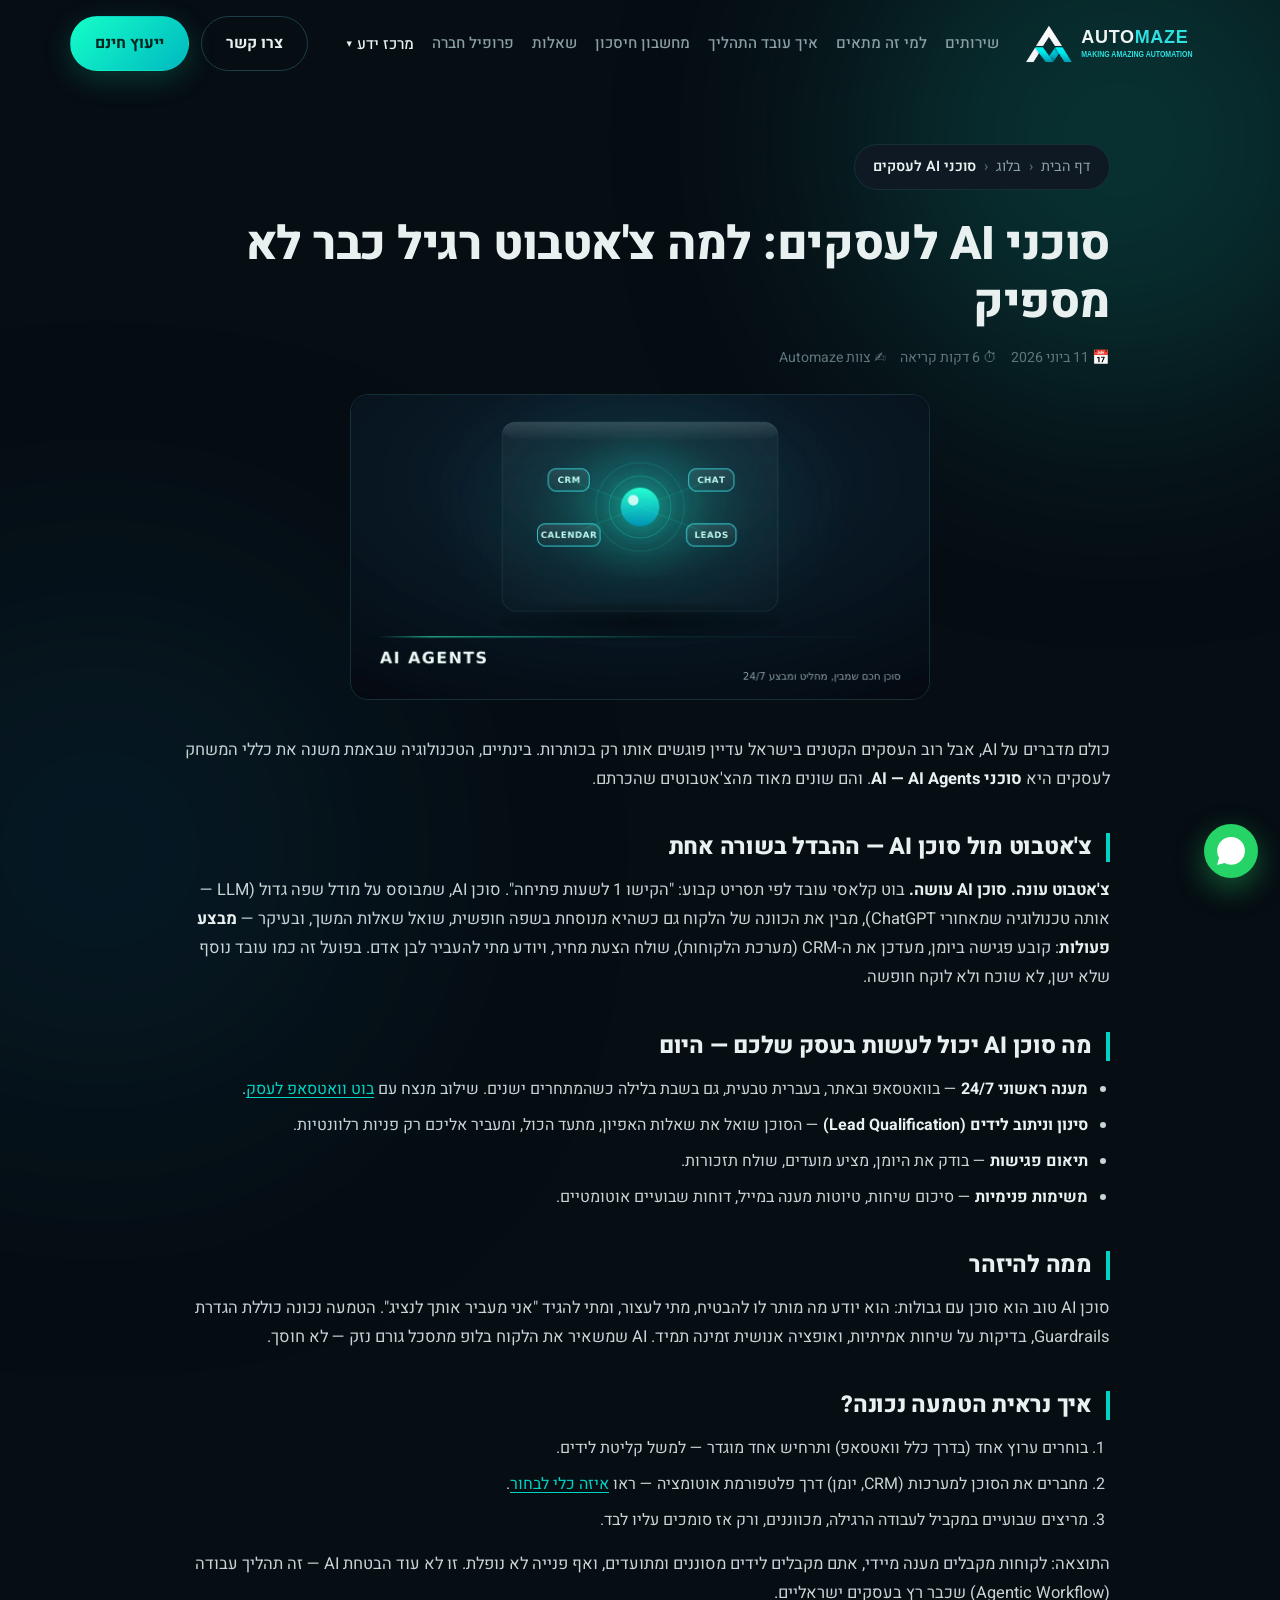
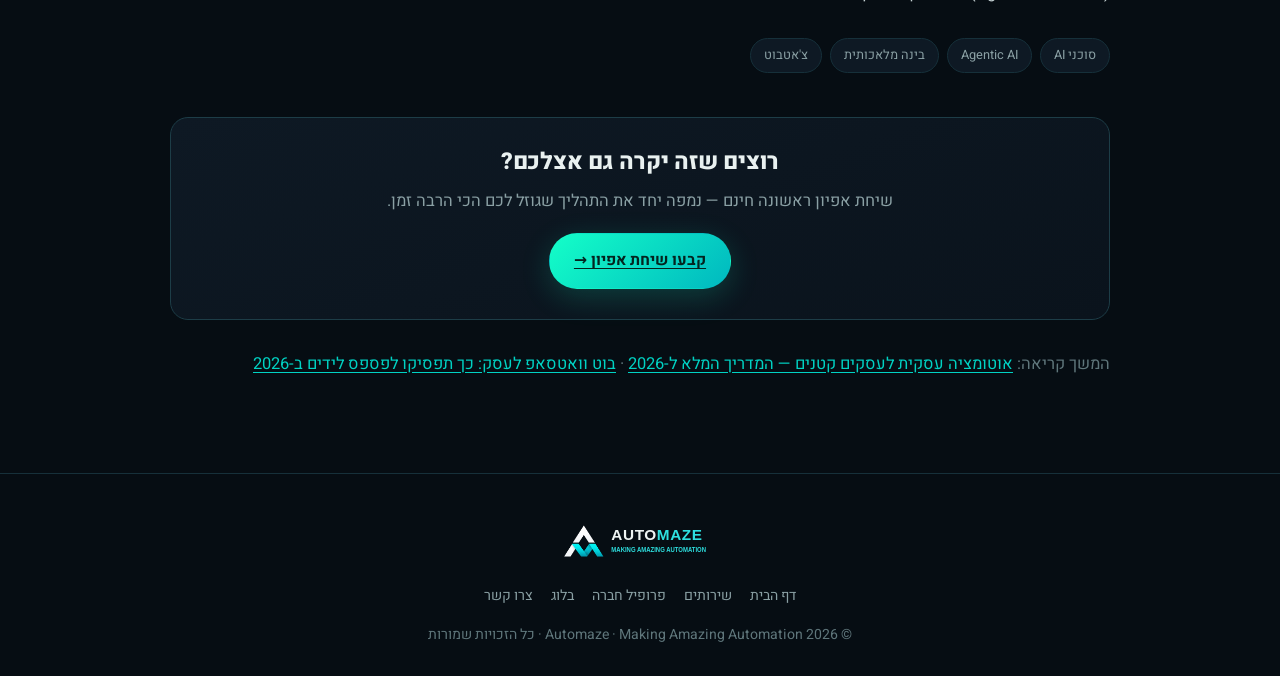
<file: blog/ai-agents-for-business.html>
<!DOCTYPE html>
<html lang="he" dir="rtl">
<head>
<meta charset="utf-8">
<meta name="viewport" content="width=device-width, initial-scale=1">
<title>סוכני AI לעסקים: למה צ'אטבוט רגיל כבר לא מספיק | בלוג Automaze</title>
<meta name="description" content="ההבדל בין צ'אטבוט לסוכן AI (AI Agent), מה סוכן חכם יכול לעשות בעסק ישראלי קטן, ואיך מטמיעים אותו נכון — בלי להפחיד את הלקוחות.">
<meta name="keywords" content="סוכני AI, סוכן AI לעסק, צ'אטבוט לעסק, בינה מלאכותית לעסקים, AI agents, agentic AI, LLM, conversational AI, AI chatbot, generative AI, automation">
<link rel="canonical" href="https://automaze.co.il/blog/ai-agents-for-business.html">
<meta property="og:type" content="article">
<meta property="og:locale" content="he_IL">
<meta property="og:site_name" content="Automaze">
<meta property="og:title" content="סוכני AI לעסקים: למה צ'אטבוט רגיל כבר לא מספיק">
<meta property="og:description" content="ההבדל בין צ'אטבוט לסוכן AI (AI Agent), מה סוכן חכם יכול לעשות בעסק ישראלי קטן, ואיך מטמיעים אותו נכון — בלי להפחיד את הלקוחות.">
<meta property="og:url" content="https://automaze.co.il/blog/ai-agents-for-business.html">
<meta property="og:image" content="https://automaze.co.il/blog/img/ai-agents.webp">
<meta property="article:published_time" content="2026-06-11">
<meta name="twitter:card" content="summary_large_image">
<link rel="icon" href="../favicon.ico" sizes="any">
<link rel="icon" type="image/png" sizes="32x32" href="../favicon-32.png">
<link rel="preconnect" href="https://fonts.googleapis.com">
<link rel="preconnect" href="https://fonts.gstatic.com" crossorigin>
<link href="https://fonts.googleapis.com/css2?family=Heebo:wght@400;500;700;800;900&display=swap" rel="stylesheet">
<link rel="stylesheet" href="../pages.css">
<script type="application/ld+json">{"@context": "https://schema.org", "@type": "BlogPosting", "headline": "סוכני AI לעסקים: למה צ'אטבוט רגיל כבר לא מספיק", "description": "ההבדל בין צ'אטבוט לסוכן AI (AI Agent), מה סוכן חכם יכול לעשות בעסק ישראלי קטן, ואיך מטמיעים אותו נכון — בלי להפחיד את הלקוחות.", "inLanguage": "he", "image": "https://automaze.co.il/blog/img/ai-agents.webp", "datePublished": "2026-06-11", "dateModified": "2026-06-11", "author": {"@type": "Organization", "name": "Automaze", "url": "https://automaze.co.il/"}, "publisher": {"@type": "Organization", "name": "Automaze", "logo": {"@type": "ImageObject", "url": "https://automaze.co.il/automaze-logo-full.png"}}, "mainEntityOfPage": "https://automaze.co.il/blog/ai-agents-for-business.html", "keywords": "סוכני AI, סוכן AI לעסק, צ'אטבוט לעסק, בינה מלאכותית לעסקים, AI agents, agentic AI, LLM, conversational AI, AI chatbot, generative AI, automation"}</script>
<script type="application/ld+json">{"@context": "https://schema.org", "@type": "BreadcrumbList", "itemListElement": [{"@type": "ListItem", "position": 1, "name": "דף הבית", "item": "https://automaze.co.il/"}, {"@type": "ListItem", "position": 2, "name": "בלוג", "item": "https://automaze.co.il/blog/"}, {"@type": "ListItem", "position": 3, "name": "סוכני AI לעסקים: למה צ'אטבוט רגיל כבר לא מספיק", "item": "https://automaze.co.il/blog/ai-agents-for-business.html"}]}</script>
</head>
<body>
<header>
  <nav class="nav">
    <a href="../index.html" aria-label="Automaze — דף הבית"><img src="../logo.svg" alt="Automaze — Making Amazing Automation" class="logo"></a>
    <div class="nav-links" id="navLinks">
      <a href="../index.html#services">שירותים</a>
      <a href="../index.html#who">למי זה מתאים</a>
      <a href="../index.html#process">איך עובד התהליך</a>
      <a href="../index.html#roi">מחשבון חיסכון</a>
      <a href="../index.html#faq">שאלות</a>
      <a href="../about.html">פרופיל חברה</a>
      <div class="nav-drop">
        <button type="button" class="nav-drop-t active">מרכז ידע <span class="caret" aria-hidden="true">▾</span></button>
        <div class="nav-drop-menu">
          <a href="../AIAutomations.html">AI Automation — מדריך מלא</a>
          <a href="index.html">בלוג ומדריכים</a>
        </div>
      </div>
    </div>
    <div class="nav-cta">
      <a href="../index.html#contact" class="btn btn-ghost">צרו קשר</a>
      <a href="https://wa.me/972544497165" target="_blank" rel="noopener" class="btn btn-primary">ייעוץ חינם</a>
      <button class="hamb" id="hamb" aria-label="תפריט"><span></span><span></span><span></span></button>
    </div>
  </nav>
</header>
<main>
<div class="wrap">
  <nav class="crumbs" aria-label="פירורי לחם"><a href="../index.html">דף הבית</a><span class="sep">‹</span><a href="index.html">בלוג</a><span class="sep">‹</span><span class="here">סוכני AI לעסקים</span></nav>
  <article>
  <h1 class="page-title">סוכני AI לעסקים: למה צ'אטבוט רגיל כבר לא מספיק</h1>
  <div class="post-meta"><span>📅 11 ביוני 2026</span><span>⏱ 6 דקות קריאה</span><span>✍️ צוות Automaze</span></div>
  <img class="post-hero" src="img/ai-agents.webp" alt="סוכני AI לעסקים: למה צ'אטבוט רגיל כבר לא מספיק — Automaze" width="1200" height="630">

<p>כולם מדברים על AI, אבל רוב העסקים הקטנים בישראל עדיין פוגשים אותו רק בכותרות. בינתיים, הטכנולוגיה שבאמת משנה את כללי המשחק לעסקים היא <strong>סוכני AI — AI Agents</strong>. והם שונים מאוד מהצ'אטבוטים שהכרתם.</p>
<h2>צ'אטבוט מול סוכן AI — ההבדל בשורה אחת</h2>
<p><strong>צ'אטבוט עונה. סוכן AI עושה.</strong> בוט קלאסי עובד לפי תסריט קבוע: "הקישו 1 לשעות פתיחה". סוכן AI, שמבוסס על מודל שפה גדול (LLM — אותה טכנולוגיה שמאחורי ChatGPT), מבין את הכוונה של הלקוח גם כשהיא מנוסחת בשפה חופשית, שואל שאלות המשך, ובעיקר — <strong>מבצע פעולות</strong>: קובע פגישה ביומן, מעדכן את ה-CRM (מערכת הלקוחות), שולח הצעת מחיר, ויודע מתי להעביר לבן אדם. בפועל זה כמו עובד נוסף שלא ישן, לא שוכח ולא לוקח חופשה.</p>
<h2>מה סוכן AI יכול לעשות בעסק שלכם — היום</h2>
<ul>
<li><strong>מענה ראשוני 24/7</strong> — בוואטסאפ ובאתר, בעברית טבעית, גם בשבת בלילה כשהמתחרים ישנים. שילוב מנצח עם <a href="whatsapp-bot-for-business.html">בוט וואטסאפ לעסק</a>.</li>
<li><strong>סינון וניתוב לידים (Lead Qualification)</strong> — הסוכן שואל את שאלות האפיון, מתעד הכול, ומעביר אליכם רק פניות רלוונטיות.</li>
<li><strong>תיאום פגישות</strong> — בודק את היומן, מציע מועדים, שולח תזכורות.</li>
<li><strong>משימות פנימיות</strong> — סיכום שיחות, טיוטות מענה במייל, דוחות שבועיים אוטומטיים.</li>
</ul>
<h2>ממה להיזהר</h2>
<p>סוכן AI טוב הוא סוכן עם גבולות: הוא יודע מה מותר לו להבטיח, מתי לעצור, ומתי להגיד "אני מעביר אותך לנציג". הטמעה נכונה כוללת הגדרת Guardrails, בדיקות על שיחות אמיתיות, ואופציה אנושית זמינה תמיד. AI שמשאיר את הלקוח בלופ מתסכל גורם נזק — לא חוסך.</p>
<h2>איך נראית הטמעה נכונה?</h2>
<ol>
<li>בוחרים ערוץ אחד (בדרך כלל וואטסאפ) ותרחיש אחד מוגדר — למשל קליטת לידים.</li>
<li>מחברים את הסוכן למערכות (CRM, יומן) דרך פלטפורמת אוטומציה — ראו <a href="make-vs-zapier-vs-n8n.html">איזה כלי לבחור</a>.</li>
<li>מריצים שבועיים במקביל לעבודה הרגילה, מכווננים, ורק אז סומכים עליו לבד.</li>
</ol>
<p>התוצאה: לקוחות מקבלים מענה מיידי, אתם מקבלים לידים מסוננים ומתועדים, ואף פנייה לא נופלת. זו לא עוד הבטחת AI — זה תהליך עבודה (Agentic Workflow) שכבר רץ בעסקים ישראליים.</p>
  <div class="tags"><span class="tag">סוכני AI</span><span class="tag">Agentic AI</span><span class="tag">בינה מלאכותית</span><span class="tag">צ'אטבוט</span></div>
  <div class="cta-box">
    <h2>רוצים שזה יקרה גם אצלכם?</h2>
    <p>שיחת אפיון ראשונה חינם — נמפה יחד את התהליך שגוזל לכם הכי הרבה זמן.</p>
    <a href="../index.html#contact" class="btn btn-primary">קבעו שיחת אפיון →</a>
  </div>
  <p style="margin-top:30px;color:var(--muted-2)">המשך קריאה: <a href="business-automation-guide.html">אוטומציה עסקית לעסקים קטנים — המדריך המלא ל-2026</a> · <a href="whatsapp-bot-for-business.html">בוט וואטסאפ לעסק: כך תפסיקו לפספס לידים ב-2026</a></p>
  </article>
</div>
</main>
<footer>
  <img src="../logo.svg" alt="Automaze">
  <div class="flinks"><a href="../index.html">דף הבית</a><a href="../index.html#services">שירותים</a><a href="../about.html">פרופיל חברה</a><a href="index.html">בלוג</a><a href="../index.html#contact">צרו קשר</a></div>
  <span>© <span id="yr"></span> Automaze · Making Amazing Automation · כל הזכויות שמורות</span>
</footer>
<a class="wa-float" href="https://wa.me/972544497165" target="_blank" rel="noopener" aria-label="WhatsApp"><svg viewBox="0 0 24 24"><path d="M.057 24l1.687-6.163a11.867 11.867 0 01-1.587-5.946C.16 5.335 5.495 0 12.05 0a11.817 11.817 0 018.413 3.488 11.824 11.824 0 013.48 8.414c-.003 6.557-5.338 11.892-11.893 11.892a11.9 11.9 0 01-5.688-1.448L.057 24z"/></svg></a>
<script>(function(){var h=document.getElementById('hamb'),n=document.getElementById('navLinks'),hd=document.querySelector('header');if(h&&n){h.addEventListener('click',function(){n.classList.toggle('open')});n.querySelectorAll('a').forEach(function(a){a.addEventListener('click',function(){n.classList.remove('open')})});}if(hd){var sc=function(){hd.classList.toggle('scrolled',window.scrollY>10)};sc();addEventListener('scroll',sc,{passive:true});}document.getElementById('yr').textContent=new Date().getFullYear();})();</script>
</body>
</html>
</file>
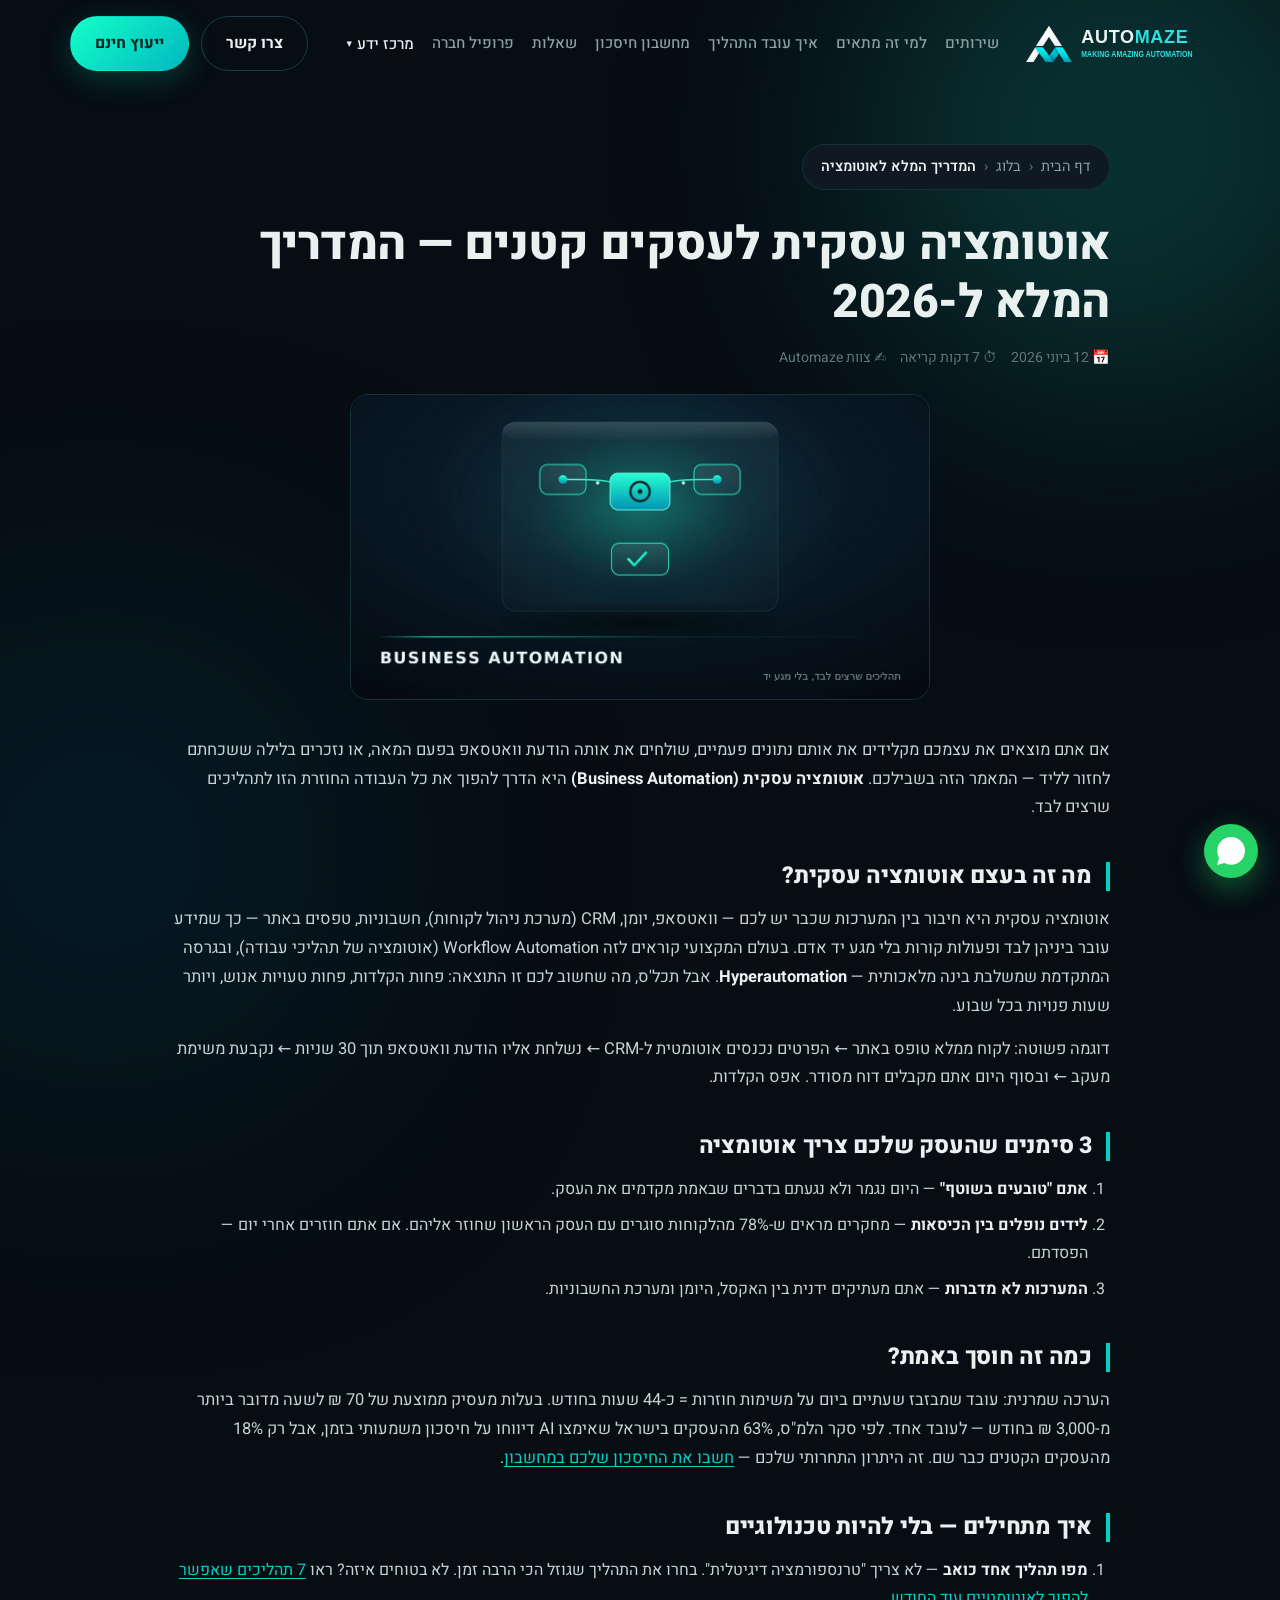
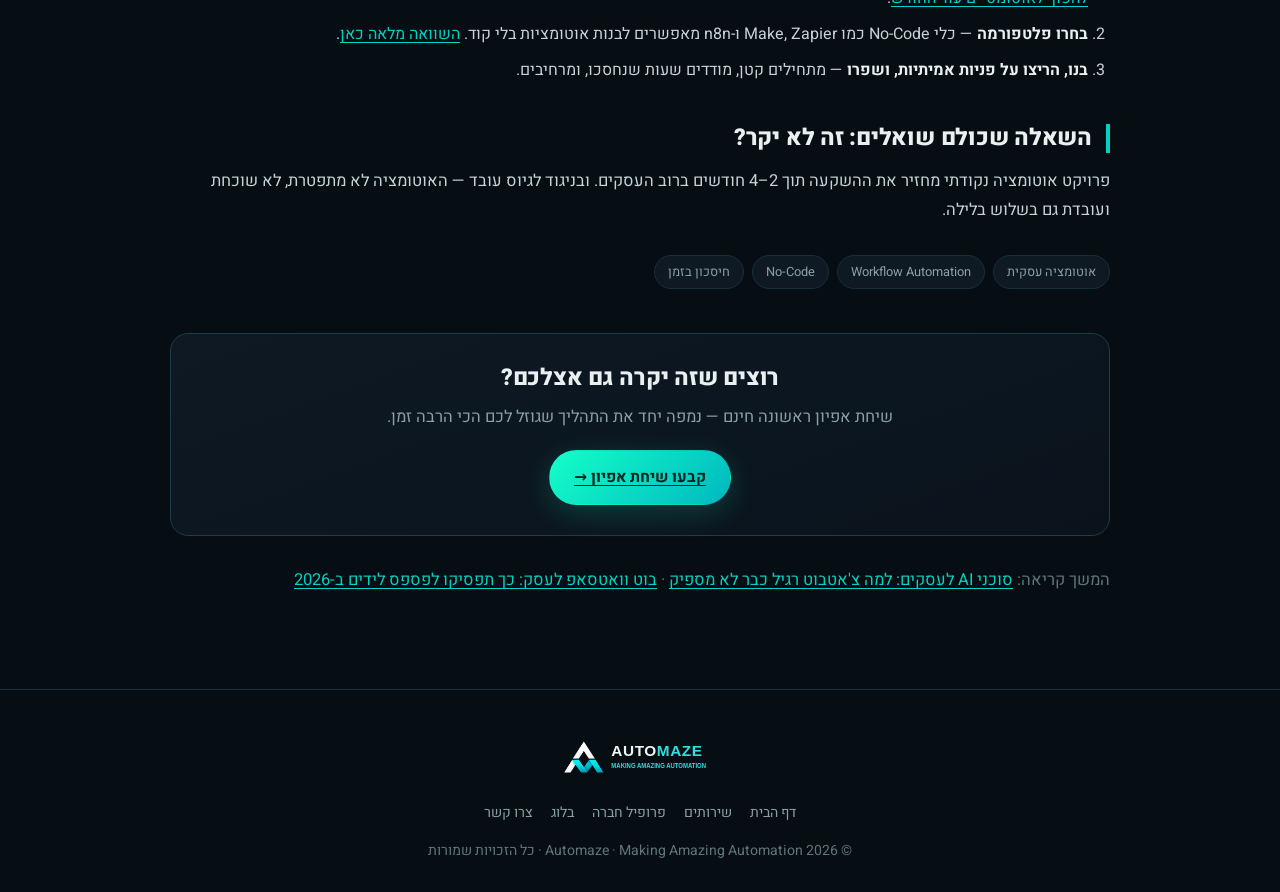
<file: blog/business-automation-guide.html>
<!DOCTYPE html>
<html lang="he" dir="rtl">
<head>
<meta charset="utf-8">
<meta name="viewport" content="width=device-width, initial-scale=1">
<title>אוטומציה עסקית לעסקים קטנים — המדריך המלא ל-2026 | בלוג Automaze</title>
<meta name="description" content="מה זה אוטומציה עסקית (Business Automation), כמה זמן וכסף היא חוסכת, ואיך מתחילים בלי ידע טכני — מדריך מעשי לעסקים קטנים ובינוניים בישראל.">
<meta name="keywords" content="אוטומציה עסקית, אוטומציה לעסקים קטנים, תהליכים אוטומטיים, חיסכון בזמן, business automation, workflow automation, hyperautomation, RPA, no-code automation, process automation">
<link rel="canonical" href="https://automaze.co.il/blog/business-automation-guide.html">
<meta property="og:type" content="article">
<meta property="og:locale" content="he_IL">
<meta property="og:site_name" content="Automaze">
<meta property="og:title" content="אוטומציה עסקית לעסקים קטנים — המדריך המלא ל-2026">
<meta property="og:description" content="מה זה אוטומציה עסקית (Business Automation), כמה זמן וכסף היא חוסכת, ואיך מתחילים בלי ידע טכני — מדריך מעשי לעסקים קטנים ובינוניים בישראל.">
<meta property="og:url" content="https://automaze.co.il/blog/business-automation-guide.html">
<meta property="og:image" content="https://automaze.co.il/blog/img/business-automation.webp">
<meta property="article:published_time" content="2026-06-12">
<meta name="twitter:card" content="summary_large_image">
<link rel="icon" href="../favicon.ico" sizes="any">
<link rel="icon" type="image/png" sizes="32x32" href="../favicon-32.png">
<link rel="preconnect" href="https://fonts.googleapis.com">
<link rel="preconnect" href="https://fonts.gstatic.com" crossorigin>
<link href="https://fonts.googleapis.com/css2?family=Heebo:wght@400;500;700;800;900&display=swap" rel="stylesheet">
<link rel="stylesheet" href="../pages.css">
<script type="application/ld+json">{"@context": "https://schema.org", "@type": "BlogPosting", "headline": "אוטומציה עסקית לעסקים קטנים — המדריך המלא ל-2026", "description": "מה זה אוטומציה עסקית (Business Automation), כמה זמן וכסף היא חוסכת, ואיך מתחילים בלי ידע טכני — מדריך מעשי לעסקים קטנים ובינוניים בישראל.", "inLanguage": "he", "image": "https://automaze.co.il/blog/img/business-automation.webp", "datePublished": "2026-06-12", "dateModified": "2026-06-12", "author": {"@type": "Organization", "name": "Automaze", "url": "https://automaze.co.il/"}, "publisher": {"@type": "Organization", "name": "Automaze", "logo": {"@type": "ImageObject", "url": "https://automaze.co.il/automaze-logo-full.png"}}, "mainEntityOfPage": "https://automaze.co.il/blog/business-automation-guide.html", "keywords": "אוטומציה עסקית, אוטומציה לעסקים קטנים, תהליכים אוטומטיים, חיסכון בזמן, business automation, workflow automation, hyperautomation, RPA, no-code automation, process automation"}</script>
<script type="application/ld+json">{"@context": "https://schema.org", "@type": "BreadcrumbList", "itemListElement": [{"@type": "ListItem", "position": 1, "name": "דף הבית", "item": "https://automaze.co.il/"}, {"@type": "ListItem", "position": 2, "name": "בלוג", "item": "https://automaze.co.il/blog/"}, {"@type": "ListItem", "position": 3, "name": "אוטומציה עסקית לעסקים קטנים — המדריך המלא ל-2026", "item": "https://automaze.co.il/blog/business-automation-guide.html"}]}</script>
</head>
<body>
<header>
  <nav class="nav">
    <a href="../index.html" aria-label="Automaze — דף הבית"><img src="../logo.svg" alt="Automaze — Making Amazing Automation" class="logo"></a>
    <div class="nav-links" id="navLinks">
      <a href="../index.html#services">שירותים</a>
      <a href="../index.html#who">למי זה מתאים</a>
      <a href="../index.html#process">איך עובד התהליך</a>
      <a href="../index.html#roi">מחשבון חיסכון</a>
      <a href="../index.html#faq">שאלות</a>
      <a href="../about.html">פרופיל חברה</a>
      <div class="nav-drop">
        <button type="button" class="nav-drop-t active">מרכז ידע <span class="caret" aria-hidden="true">▾</span></button>
        <div class="nav-drop-menu">
          <a href="../AIAutomations.html">AI Automation — מדריך מלא</a>
          <a href="index.html">בלוג ומדריכים</a>
        </div>
      </div>
    </div>
    <div class="nav-cta">
      <a href="../index.html#contact" class="btn btn-ghost">צרו קשר</a>
      <a href="https://wa.me/972544497165" target="_blank" rel="noopener" class="btn btn-primary">ייעוץ חינם</a>
      <button class="hamb" id="hamb" aria-label="תפריט"><span></span><span></span><span></span></button>
    </div>
  </nav>
</header>
<main>
<div class="wrap">
  <nav class="crumbs" aria-label="פירורי לחם"><a href="../index.html">דף הבית</a><span class="sep">‹</span><a href="index.html">בלוג</a><span class="sep">‹</span><span class="here">המדריך המלא לאוטומציה</span></nav>
  <article>
  <h1 class="page-title">אוטומציה עסקית לעסקים קטנים — המדריך המלא ל-2026</h1>
  <div class="post-meta"><span>📅 12 ביוני 2026</span><span>⏱ 7 דקות קריאה</span><span>✍️ צוות Automaze</span></div>
  <img class="post-hero" src="img/business-automation.webp" alt="אוטומציה עסקית לעסקים קטנים — המדריך המלא ל-2026 — Automaze" width="1200" height="630">

<p>אם אתם מוצאים את עצמכם מקלידים את אותם נתונים פעמיים, שולחים את אותה הודעת וואטסאפ בפעם המאה, או נזכרים בלילה ששכחתם לחזור לליד — המאמר הזה בשבילכם. <strong>אוטומציה עסקית (Business Automation)</strong> היא הדרך להפוך את כל העבודה החוזרת הזו לתהליכים שרצים לבד.</p>
<h2>מה זה בעצם אוטומציה עסקית?</h2>
<p>אוטומציה עסקית היא חיבור בין המערכות שכבר יש לכם — וואטסאפ, יומן, CRM (מערכת ניהול לקוחות), חשבוניות, טפסים באתר — כך שמידע עובר ביניהן לבד ופעולות קורות בלי מגע יד אדם. בעולם המקצועי קוראים לזה Workflow Automation (אוטומציה של תהליכי עבודה), ובגרסה המתקדמת שמשלבת בינה מלאכותית — <strong>Hyperautomation</strong>. אבל תכל'ס, מה שחשוב לכם זו התוצאה: פחות הקלדות, פחות טעויות אנוש, ויותר שעות פנויות בכל שבוע.</p>
<p>דוגמה פשוטה: לקוח ממלא טופס באתר ← הפרטים נכנסים אוטומטית ל-CRM ← נשלחת אליו הודעת וואטסאפ תוך 30 שניות ← נקבעת משימת מעקב ← ובסוף היום אתם מקבלים דוח מסודר. אפס הקלדות.</p>
<h2>3 סימנים שהעסק שלכם צריך אוטומציה</h2>
<ol>
<li><strong>אתם "טובעים בשוטף"</strong> — היום נגמר ולא נגעתם בדברים שבאמת מקדמים את העסק.</li>
<li><strong>לידים נופלים בין הכיסאות</strong> — מחקרים מראים ש-78% מהלקוחות סוגרים עם העסק הראשון שחוזר אליהם. אם אתם חוזרים אחרי יום — הפסדתם.</li>
<li><strong>המערכות לא מדברות</strong> — אתם מעתיקים ידנית בין האקסל, היומן ומערכת החשבוניות.</li>
</ol>
<h2>כמה זה חוסך באמת?</h2>
<p>הערכה שמרנית: עובד שמבזבז שעתיים ביום על משימות חוזרות = כ-44 שעות בחודש. בעלות מעסיק ממוצעת של 70 ₪ לשעה מדובר ביותר מ-3,000 ₪ בחודש — לעובד אחד. לפי סקר הלמ"ס, 63% מהעסקים בישראל שאימצו AI דיווחו על חיסכון משמעותי בזמן, אבל רק 18% מהעסקים הקטנים כבר שם. זה היתרון התחרותי שלכם — <a href="../index.html#roi">חשבו את החיסכון שלכם במחשבון</a>.</p>
<h2>איך מתחילים — בלי להיות טכנולוגיים</h2>
<ol>
<li><strong>מפו תהליך אחד כואב</strong> — לא צריך "טרנספורמציה דיגיטלית". בחרו את התהליך שגוזל הכי הרבה זמן. לא בטוחים איזה? ראו <a href="processes-to-automate.html">7 תהליכים שאפשר להפוך לאוטומטיים עוד החודש</a>.</li>
<li><strong>בחרו פלטפורמה</strong> — כלי No-Code כמו Make, Zapier ו-n8n מאפשרים לבנות אוטומציות בלי קוד. <a href="make-vs-zapier-vs-n8n.html">השוואה מלאה כאן</a>.</li>
<li><strong>בנו, הריצו על פניות אמיתיות, ושפרו</strong> — מתחילים קטן, מודדים שעות שנחסכו, ומרחיבים.</li>
</ol>
<h2>השאלה שכולם שואלים: זה לא יקר?</h2>
<p>פרויקט אוטומציה נקודתי מחזיר את ההשקעה תוך 2–4 חודשים ברוב העסקים. ובניגוד לגיוס עובד — האוטומציה לא מתפטרת, לא שוכחת ועובדת גם בשלוש בלילה.</p>
  <div class="tags"><span class="tag">אוטומציה עסקית</span><span class="tag">Workflow Automation</span><span class="tag">No-Code</span><span class="tag">חיסכון בזמן</span></div>
  <div class="cta-box">
    <h2>רוצים שזה יקרה גם אצלכם?</h2>
    <p>שיחת אפיון ראשונה חינם — נמפה יחד את התהליך שגוזל לכם הכי הרבה זמן.</p>
    <a href="../index.html#contact" class="btn btn-primary">קבעו שיחת אפיון →</a>
  </div>
  <p style="margin-top:30px;color:var(--muted-2)">המשך קריאה: <a href="ai-agents-for-business.html">סוכני AI לעסקים: למה צ'אטבוט רגיל כבר לא מספיק</a> · <a href="whatsapp-bot-for-business.html">בוט וואטסאפ לעסק: כך תפסיקו לפספס לידים ב-2026</a></p>
  </article>
</div>
</main>
<footer>
  <img src="../logo.svg" alt="Automaze">
  <div class="flinks"><a href="../index.html">דף הבית</a><a href="../index.html#services">שירותים</a><a href="../about.html">פרופיל חברה</a><a href="index.html">בלוג</a><a href="../index.html#contact">צרו קשר</a></div>
  <span>© <span id="yr"></span> Automaze · Making Amazing Automation · כל הזכויות שמורות</span>
</footer>
<a class="wa-float" href="https://wa.me/972544497165" target="_blank" rel="noopener" aria-label="WhatsApp"><svg viewBox="0 0 24 24"><path d="M.057 24l1.687-6.163a11.867 11.867 0 01-1.587-5.946C.16 5.335 5.495 0 12.05 0a11.817 11.817 0 018.413 3.488 11.824 11.824 0 013.48 8.414c-.003 6.557-5.338 11.892-11.893 11.892a11.9 11.9 0 01-5.688-1.448L.057 24z"/></svg></a>
<script>(function(){var h=document.getElementById('hamb'),n=document.getElementById('navLinks'),hd=document.querySelector('header');if(h&&n){h.addEventListener('click',function(){n.classList.toggle('open')});n.querySelectorAll('a').forEach(function(a){a.addEventListener('click',function(){n.classList.remove('open')})});}if(hd){var sc=function(){hd.classList.toggle('scrolled',window.scrollY>10)};sc();addEventListener('scroll',sc,{passive:true});}document.getElementById('yr').textContent=new Date().getFullYear();})();</script>
</body>
</html>
</file>
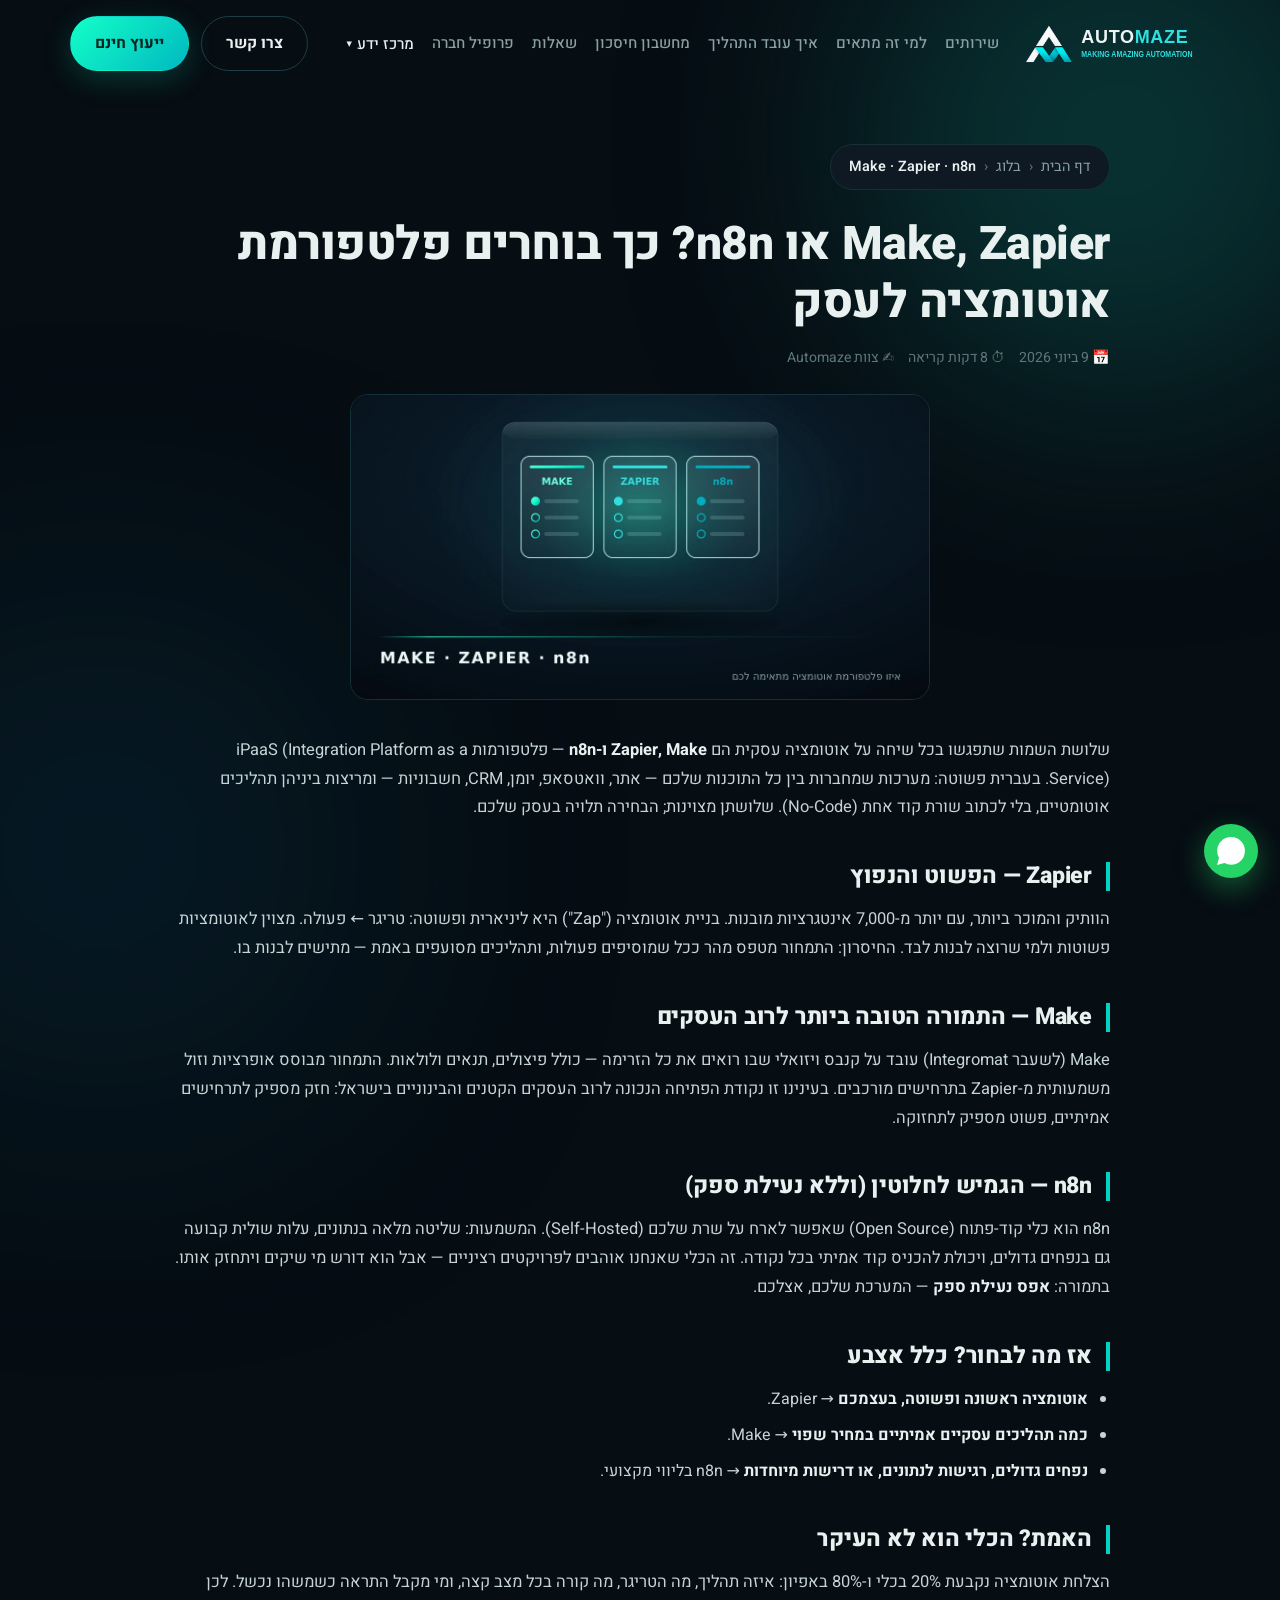
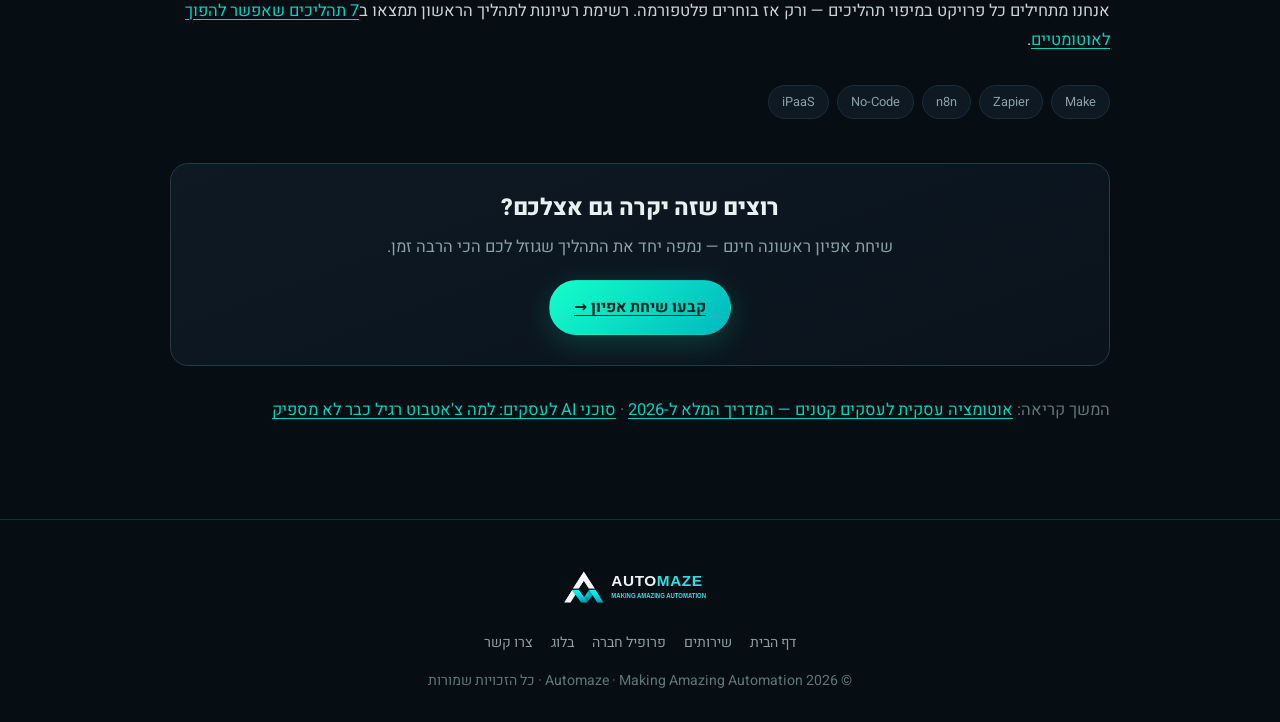
<file: blog/make-vs-zapier-vs-n8n.html>
<!DOCTYPE html>
<html lang="he" dir="rtl">
<head>
<meta charset="utf-8">
<meta name="viewport" content="width=device-width, initial-scale=1">
<title>Make, Zapier או n8n? כך בוחרים פלטפורמת אוטומציה לעסק | בלוג Automaze</title>
<meta name="description" content="השוואה מעשית בין שלוש פלטפורמות האוטומציה המובילות — Make, Zapier ו-n8n: מחירים, עקומת למידה, גמישות, ומה מתאים לעסק קטן בישראל.">
<meta name="keywords" content="Make אוטומציה, Zapier בעברית, n8n, כלי אוטומציה, פלטפורמת אוטומציה, השוואת כלי אוטומציה, Make vs Zapier, n8n vs Make, no-code, low-code, iPaaS, workflow automation tools">
<link rel="canonical" href="https://automaze.co.il/blog/make-vs-zapier-vs-n8n.html">
<meta property="og:type" content="article">
<meta property="og:locale" content="he_IL">
<meta property="og:site_name" content="Automaze">
<meta property="og:title" content="Make, Zapier או n8n? כך בוחרים פלטפורמת אוטומציה לעסק">
<meta property="og:description" content="השוואה מעשית בין שלוש פלטפורמות האוטומציה המובילות — Make, Zapier ו-n8n: מחירים, עקומת למידה, גמישות, ומה מתאים לעסק קטן בישראל.">
<meta property="og:url" content="https://automaze.co.il/blog/make-vs-zapier-vs-n8n.html">
<meta property="og:image" content="https://automaze.co.il/blog/img/automation-tools.webp">
<meta property="article:published_time" content="2026-06-09">
<meta name="twitter:card" content="summary_large_image">
<link rel="icon" href="../favicon.ico" sizes="any">
<link rel="icon" type="image/png" sizes="32x32" href="../favicon-32.png">
<link rel="preconnect" href="https://fonts.googleapis.com">
<link rel="preconnect" href="https://fonts.gstatic.com" crossorigin>
<link href="https://fonts.googleapis.com/css2?family=Heebo:wght@400;500;700;800;900&display=swap" rel="stylesheet">
<link rel="stylesheet" href="../pages.css">
<script type="application/ld+json">{"@context": "https://schema.org", "@type": "BlogPosting", "headline": "Make, Zapier או n8n? כך בוחרים פלטפורמת אוטומציה לעסק", "description": "השוואה מעשית בין שלוש פלטפורמות האוטומציה המובילות — Make, Zapier ו-n8n: מחירים, עקומת למידה, גמישות, ומה מתאים לעסק קטן בישראל.", "inLanguage": "he", "image": "https://automaze.co.il/blog/img/automation-tools.webp", "datePublished": "2026-06-09", "dateModified": "2026-06-09", "author": {"@type": "Organization", "name": "Automaze", "url": "https://automaze.co.il/"}, "publisher": {"@type": "Organization", "name": "Automaze", "logo": {"@type": "ImageObject", "url": "https://automaze.co.il/automaze-logo-full.png"}}, "mainEntityOfPage": "https://automaze.co.il/blog/make-vs-zapier-vs-n8n.html", "keywords": "Make אוטומציה, Zapier בעברית, n8n, כלי אוטומציה, פלטפורמת אוטומציה, השוואת כלי אוטומציה, Make vs Zapier, n8n vs Make, no-code, low-code, iPaaS, workflow automation tools"}</script>
<script type="application/ld+json">{"@context": "https://schema.org", "@type": "BreadcrumbList", "itemListElement": [{"@type": "ListItem", "position": 1, "name": "דף הבית", "item": "https://automaze.co.il/"}, {"@type": "ListItem", "position": 2, "name": "בלוג", "item": "https://automaze.co.il/blog/"}, {"@type": "ListItem", "position": 3, "name": "Make, Zapier או n8n? כך בוחרים פלטפורמת אוטומציה לעסק", "item": "https://automaze.co.il/blog/make-vs-zapier-vs-n8n.html"}]}</script>
</head>
<body>
<header>
  <nav class="nav">
    <a href="../index.html" aria-label="Automaze — דף הבית"><img src="../logo.svg" alt="Automaze — Making Amazing Automation" class="logo"></a>
    <div class="nav-links" id="navLinks">
      <a href="../index.html#services">שירותים</a>
      <a href="../index.html#who">למי זה מתאים</a>
      <a href="../index.html#process">איך עובד התהליך</a>
      <a href="../index.html#roi">מחשבון חיסכון</a>
      <a href="../index.html#faq">שאלות</a>
      <a href="../about.html">פרופיל חברה</a>
      <div class="nav-drop">
        <button type="button" class="nav-drop-t active">מרכז ידע <span class="caret" aria-hidden="true">▾</span></button>
        <div class="nav-drop-menu">
          <a href="../AIAutomations.html">AI Automation — מדריך מלא</a>
          <a href="index.html">בלוג ומדריכים</a>
        </div>
      </div>
    </div>
    <div class="nav-cta">
      <a href="../index.html#contact" class="btn btn-ghost">צרו קשר</a>
      <a href="https://wa.me/972544497165" target="_blank" rel="noopener" class="btn btn-primary">ייעוץ חינם</a>
      <button class="hamb" id="hamb" aria-label="תפריט"><span></span><span></span><span></span></button>
    </div>
  </nav>
</header>
<main>
<div class="wrap">
  <nav class="crumbs" aria-label="פירורי לחם"><a href="../index.html">דף הבית</a><span class="sep">‹</span><a href="index.html">בלוג</a><span class="sep">‹</span><span class="here">Make · Zapier · n8n</span></nav>
  <article>
  <h1 class="page-title">Make, Zapier או n8n? כך בוחרים פלטפורמת אוטומציה לעסק</h1>
  <div class="post-meta"><span>📅 9 ביוני 2026</span><span>⏱ 8 דקות קריאה</span><span>✍️ צוות Automaze</span></div>
  <img class="post-hero" src="img/automation-tools.webp" alt="Make, Zapier או n8n? כך בוחרים פלטפורמת אוטומציה לעסק — Automaze" width="1200" height="630">

<p>שלושת השמות שתפגשו בכל שיחה על אוטומציה עסקית הם <strong>Zapier, Make ו-n8n</strong> — פלטפורמות iPaaS (Integration Platform as a Service). בעברית פשוטה: מערכות שמחברות בין כל התוכנות שלכם — אתר, וואטסאפ, יומן, CRM, חשבוניות — ומריצות ביניהן תהליכים אוטומטיים, בלי לכתוב שורת קוד אחת (No-Code). שלושתן מצוינות; הבחירה תלויה בעסק שלכם.</p>
<h2>Zapier — הפשוט והנפוץ</h2>
<p>הוותיק והמוכר ביותר, עם יותר מ-7,000 אינטגרציות מובנות. בניית אוטומציה ("Zap") היא ליניארית ופשוטה: טריגר ← פעולה. מצוין לאוטומציות פשוטות ולמי שרוצה לבנות לבד. החיסרון: התמחור מטפס מהר ככל שמוסיפים פעולות, ותהליכים מסועפים באמת — מתישים לבנות בו.</p>
<h2>Make — התמורה הטובה ביותר לרוב העסקים</h2>
<p>Make (לשעבר Integromat) עובד על קנבס ויזואלי שבו רואים את כל הזרימה — כולל פיצולים, תנאים ולולאות. התמחור מבוסס אופרציות וזול משמעותית מ-Zapier בתרחישים מורכבים. בעינינו זו נקודת הפתיחה הנכונה לרוב העסקים הקטנים והבינוניים בישראל: חזק מספיק לתרחישים אמיתיים, פשוט מספיק לתחזוקה.</p>
<h2>n8n — הגמיש לחלוטין (וללא נעילת ספק)</h2>
<p>n8n הוא כלי קוד-פתוח (Open Source) שאפשר לארח על שרת שלכם (Self-Hosted). המשמעות: שליטה מלאה בנתונים, עלות שולית קבועה גם בנפחים גדולים, ויכולת להכניס קוד אמיתי בכל נקודה. זה הכלי שאנחנו אוהבים לפרויקטים רציניים — אבל הוא דורש מי שיקים ויתחזק אותו. בתמורה: <strong>אפס נעילת ספק</strong> — המערכת שלכם, אצלכם.</p>
<h2>אז מה לבחור? כלל אצבע</h2>
<ul>
<li><strong>אוטומציה ראשונה ופשוטה, בעצמכם</strong> → Zapier.</li>
<li><strong>כמה תהליכים עסקיים אמיתיים במחיר שפוי</strong> → Make.</li>
<li><strong>נפחים גדולים, רגישות לנתונים, או דרישות מיוחדות</strong> → n8n בליווי מקצועי.</li>
</ul>
<h2>האמת? הכלי הוא לא העיקר</h2>
<p>הצלחת אוטומציה נקבעת 20% בכלי ו-80% באפיון: איזה תהליך, מה הטריגר, מה קורה בכל מצב קצה, ומי מקבל התראה כשמשהו נכשל. לכן אנחנו מתחילים כל פרויקט במיפוי תהליכים — ורק אז בוחרים פלטפורמה. רשימת רעיונות לתהליך הראשון תמצאו ב<a href="processes-to-automate.html">7 תהליכים שאפשר להפוך לאוטומטיים</a>.</p>
  <div class="tags"><span class="tag">Make</span><span class="tag">Zapier</span><span class="tag">n8n</span><span class="tag">No-Code</span><span class="tag">iPaaS</span></div>
  <div class="cta-box">
    <h2>רוצים שזה יקרה גם אצלכם?</h2>
    <p>שיחת אפיון ראשונה חינם — נמפה יחד את התהליך שגוזל לכם הכי הרבה זמן.</p>
    <a href="../index.html#contact" class="btn btn-primary">קבעו שיחת אפיון →</a>
  </div>
  <p style="margin-top:30px;color:var(--muted-2)">המשך קריאה: <a href="business-automation-guide.html">אוטומציה עסקית לעסקים קטנים — המדריך המלא ל-2026</a> · <a href="ai-agents-for-business.html">סוכני AI לעסקים: למה צ'אטבוט רגיל כבר לא מספיק</a></p>
  </article>
</div>
</main>
<footer>
  <img src="../logo.svg" alt="Automaze">
  <div class="flinks"><a href="../index.html">דף הבית</a><a href="../index.html#services">שירותים</a><a href="../about.html">פרופיל חברה</a><a href="index.html">בלוג</a><a href="../index.html#contact">צרו קשר</a></div>
  <span>© <span id="yr"></span> Automaze · Making Amazing Automation · כל הזכויות שמורות</span>
</footer>
<a class="wa-float" href="https://wa.me/972544497165" target="_blank" rel="noopener" aria-label="WhatsApp"><svg viewBox="0 0 24 24"><path d="M.057 24l1.687-6.163a11.867 11.867 0 01-1.587-5.946C.16 5.335 5.495 0 12.05 0a11.817 11.817 0 018.413 3.488 11.824 11.824 0 013.48 8.414c-.003 6.557-5.338 11.892-11.893 11.892a11.9 11.9 0 01-5.688-1.448L.057 24z"/></svg></a>
<script>(function(){var h=document.getElementById('hamb'),n=document.getElementById('navLinks'),hd=document.querySelector('header');if(h&&n){h.addEventListener('click',function(){n.classList.toggle('open')});n.querySelectorAll('a').forEach(function(a){a.addEventListener('click',function(){n.classList.remove('open')})});}if(hd){var sc=function(){hd.classList.toggle('scrolled',window.scrollY>10)};sc();addEventListener('scroll',sc,{passive:true});}document.getElementById('yr').textContent=new Date().getFullYear();})();</script>
</body>
</html>
</file>
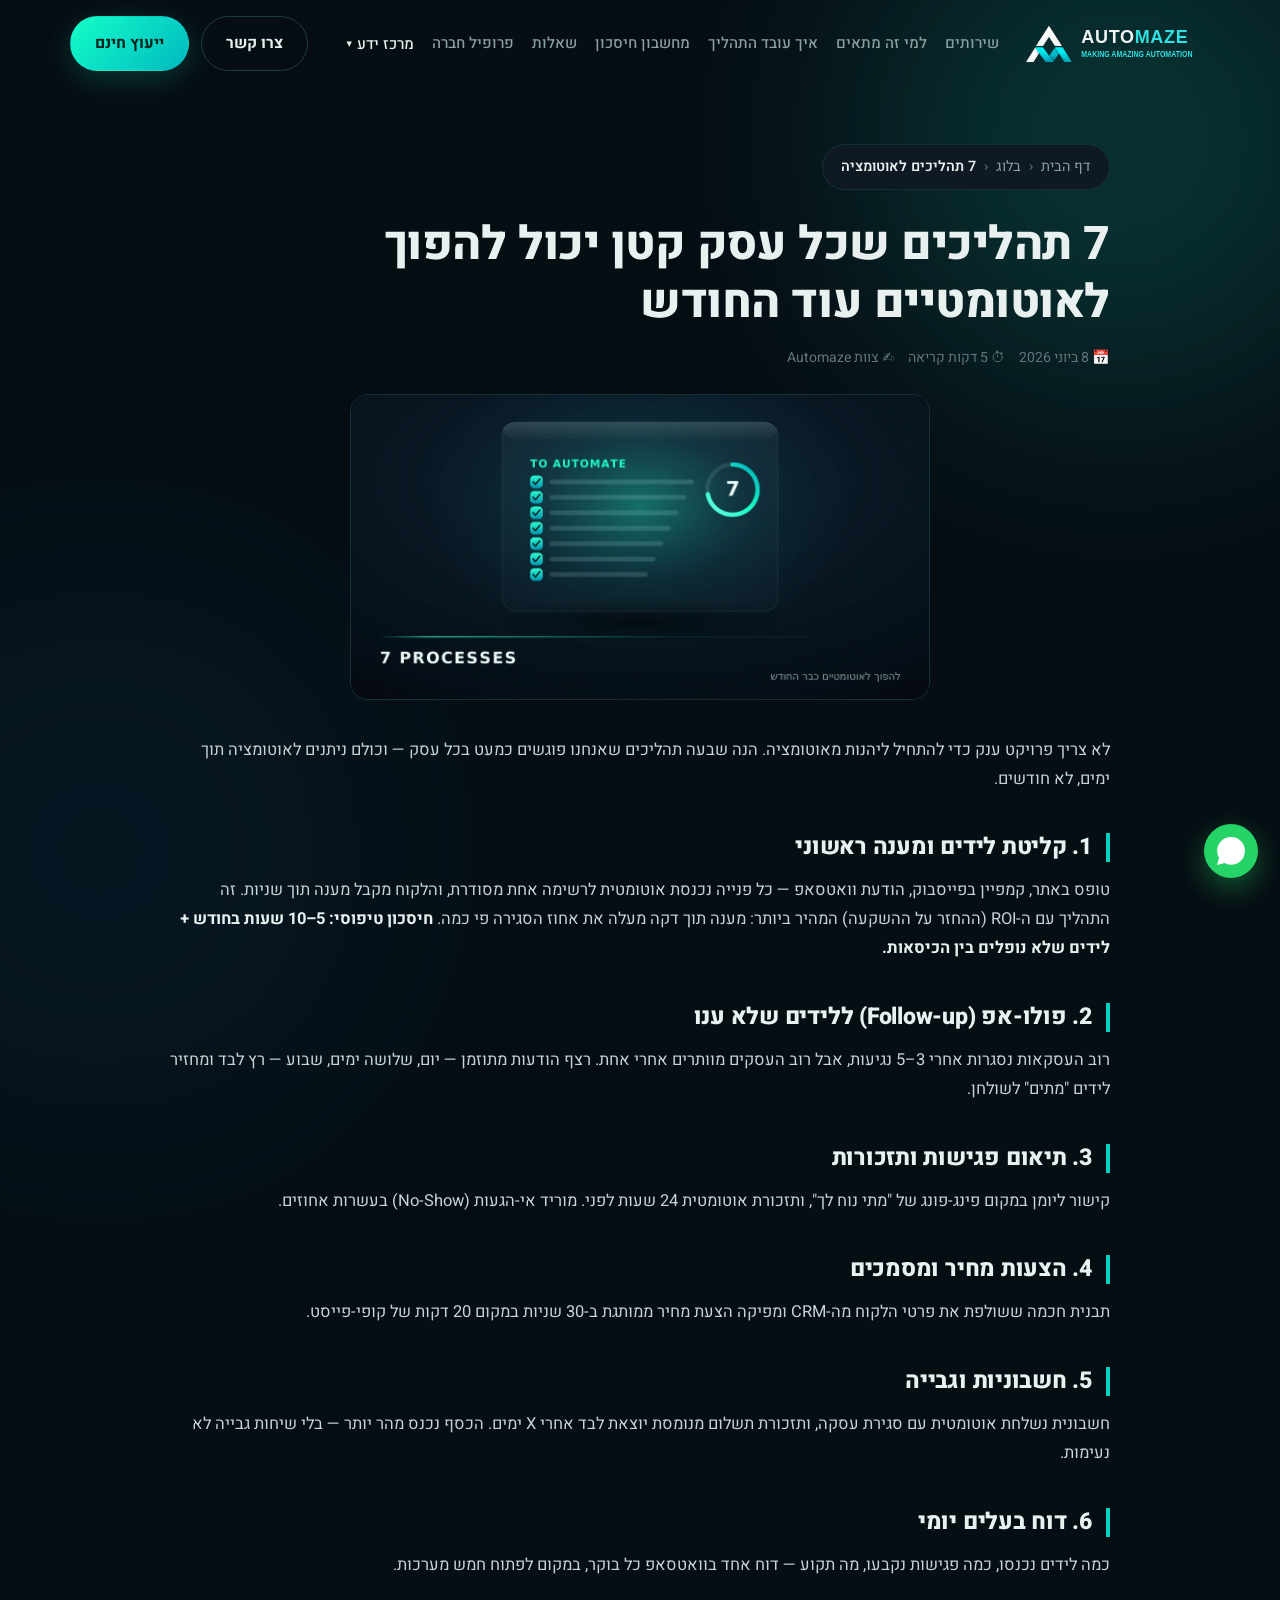
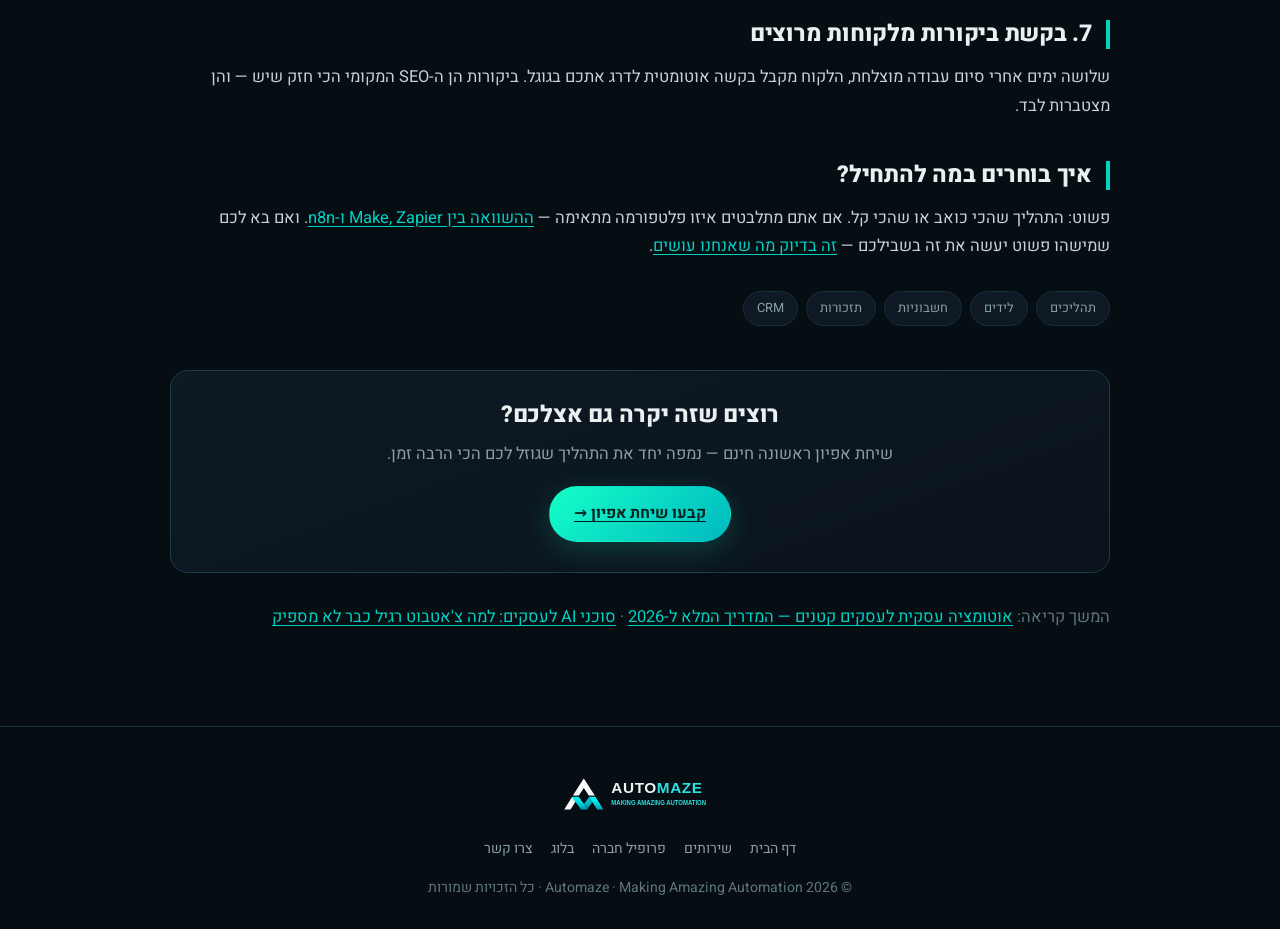
<file: blog/processes-to-automate.html>
<!DOCTYPE html>
<html lang="he" dir="rtl">
<head>
<meta charset="utf-8">
<meta name="viewport" content="width=device-width, initial-scale=1">
<title>7 תהליכים שכל עסק קטן יכול להפוך לאוטומטיים עוד החודש | בלוג Automaze</title>
<meta name="description" content="רשימה מעשית: 7 תהליכים עסקיים שחוזרים על עצמם — מניהול לידים ועד גבייה — שאפשר להפוך לאוטומטיים מהר, עם הערכת חיסכון לכל אחד.">
<meta name="keywords" content="תהליכים אוטומטיים, אוטומציה של תהליכים, ניהול לידים אוטומטי, חשבוניות אוטומטיות, תזכורות ללקוחות, process automation, lead management, invoice automation, follow-up automation, CRM automation">
<link rel="canonical" href="https://automaze.co.il/blog/processes-to-automate.html">
<meta property="og:type" content="article">
<meta property="og:locale" content="he_IL">
<meta property="og:site_name" content="Automaze">
<meta property="og:title" content="7 תהליכים שכל עסק קטן יכול להפוך לאוטומטיים עוד החודש">
<meta property="og:description" content="רשימה מעשית: 7 תהליכים עסקיים שחוזרים על עצמם — מניהול לידים ועד גבייה — שאפשר להפוך לאוטומטיים מהר, עם הערכת חיסכון לכל אחד.">
<meta property="og:url" content="https://automaze.co.il/blog/processes-to-automate.html">
<meta property="og:image" content="https://automaze.co.il/blog/img/processes-checklist.webp">
<meta property="article:published_time" content="2026-06-08">
<meta name="twitter:card" content="summary_large_image">
<link rel="icon" href="../favicon.ico" sizes="any">
<link rel="icon" type="image/png" sizes="32x32" href="../favicon-32.png">
<link rel="preconnect" href="https://fonts.googleapis.com">
<link rel="preconnect" href="https://fonts.gstatic.com" crossorigin>
<link href="https://fonts.googleapis.com/css2?family=Heebo:wght@400;500;700;800;900&display=swap" rel="stylesheet">
<link rel="stylesheet" href="../pages.css">
<script type="application/ld+json">{"@context": "https://schema.org", "@type": "BlogPosting", "headline": "7 תהליכים שכל עסק קטן יכול להפוך לאוטומטיים עוד החודש", "description": "רשימה מעשית: 7 תהליכים עסקיים שחוזרים על עצמם — מניהול לידים ועד גבייה — שאפשר להפוך לאוטומטיים מהר, עם הערכת חיסכון לכל אחד.", "inLanguage": "he", "image": "https://automaze.co.il/blog/img/processes-checklist.webp", "datePublished": "2026-06-08", "dateModified": "2026-06-08", "author": {"@type": "Organization", "name": "Automaze", "url": "https://automaze.co.il/"}, "publisher": {"@type": "Organization", "name": "Automaze", "logo": {"@type": "ImageObject", "url": "https://automaze.co.il/automaze-logo-full.png"}}, "mainEntityOfPage": "https://automaze.co.il/blog/processes-to-automate.html", "keywords": "תהליכים אוטומטיים, אוטומציה של תהליכים, ניהול לידים אוטומטי, חשבוניות אוטומטיות, תזכורות ללקוחות, process automation, lead management, invoice automation, follow-up automation, CRM automation"}</script>
<script type="application/ld+json">{"@context": "https://schema.org", "@type": "BreadcrumbList", "itemListElement": [{"@type": "ListItem", "position": 1, "name": "דף הבית", "item": "https://automaze.co.il/"}, {"@type": "ListItem", "position": 2, "name": "בלוג", "item": "https://automaze.co.il/blog/"}, {"@type": "ListItem", "position": 3, "name": "7 תהליכים שכל עסק קטן יכול להפוך לאוטומטיים עוד החודש", "item": "https://automaze.co.il/blog/processes-to-automate.html"}]}</script>
</head>
<body>
<header>
  <nav class="nav">
    <a href="../index.html" aria-label="Automaze — דף הבית"><img src="../logo.svg" alt="Automaze — Making Amazing Automation" class="logo"></a>
    <div class="nav-links" id="navLinks">
      <a href="../index.html#services">שירותים</a>
      <a href="../index.html#who">למי זה מתאים</a>
      <a href="../index.html#process">איך עובד התהליך</a>
      <a href="../index.html#roi">מחשבון חיסכון</a>
      <a href="../index.html#faq">שאלות</a>
      <a href="../about.html">פרופיל חברה</a>
      <div class="nav-drop">
        <button type="button" class="nav-drop-t active">מרכז ידע <span class="caret" aria-hidden="true">▾</span></button>
        <div class="nav-drop-menu">
          <a href="../AIAutomations.html">AI Automation — מדריך מלא</a>
          <a href="index.html">בלוג ומדריכים</a>
        </div>
      </div>
    </div>
    <div class="nav-cta">
      <a href="../index.html#contact" class="btn btn-ghost">צרו קשר</a>
      <a href="https://wa.me/972544497165" target="_blank" rel="noopener" class="btn btn-primary">ייעוץ חינם</a>
      <button class="hamb" id="hamb" aria-label="תפריט"><span></span><span></span><span></span></button>
    </div>
  </nav>
</header>
<main>
<div class="wrap">
  <nav class="crumbs" aria-label="פירורי לחם"><a href="../index.html">דף הבית</a><span class="sep">‹</span><a href="index.html">בלוג</a><span class="sep">‹</span><span class="here">7 תהליכים לאוטומציה</span></nav>
  <article>
  <h1 class="page-title">7 תהליכים שכל עסק קטן יכול להפוך לאוטומטיים עוד החודש</h1>
  <div class="post-meta"><span>📅 8 ביוני 2026</span><span>⏱ 5 דקות קריאה</span><span>✍️ צוות Automaze</span></div>
  <img class="post-hero" src="img/processes-checklist.webp" alt="7 תהליכים שכל עסק קטן יכול להפוך לאוטומטיים עוד החודש — Automaze" width="1200" height="630">

<p>לא צריך פרויקט ענק כדי להתחיל ליהנות מאוטומציה. הנה שבעה תהליכים שאנחנו פוגשים כמעט בכל עסק — וכולם ניתנים לאוטומציה תוך ימים, לא חודשים.</p>
<h2>1. קליטת לידים ומענה ראשוני</h2>
<p>טופס באתר, קמפיין בפייסבוק, הודעת וואטסאפ — כל פנייה נכנסת אוטומטית לרשימה אחת מסודרת, והלקוח מקבל מענה תוך שניות. זה התהליך עם ה-ROI (ההחזר על ההשקעה) המהיר ביותר: מענה תוך דקה מעלה את אחוז הסגירה פי כמה. <strong>חיסכון טיפוסי: 5–10 שעות בחודש + לידים שלא נופלים בין הכיסאות.</strong></p>
<h2>2. פולו-אפ (Follow-up) ללידים שלא ענו</h2>
<p>רוב העסקאות נסגרות אחרי 3–5 נגיעות, אבל רוב העסקים מוותרים אחרי אחת. רצף הודעות מתוזמן — יום, שלושה ימים, שבוע — רץ לבד ומחזיר לידים "מתים" לשולחן.</p>
<h2>3. תיאום פגישות ותזכורות</h2>
<p>קישור ליומן במקום פינג-פונג של "מתי נוח לך", ותזכורת אוטומטית 24 שעות לפני. מוריד אי-הגעות (No-Show) בעשרות אחוזים.</p>
<h2>4. הצעות מחיר ומסמכים</h2>
<p>תבנית חכמה ששולפת את פרטי הלקוח מה-CRM ומפיקה הצעת מחיר ממותגת ב-30 שניות במקום 20 דקות של קופי-פייסט.</p>
<h2>5. חשבוניות וגבייה</h2>
<p>חשבונית נשלחת אוטומטית עם סגירת עסקה, ותזכורת תשלום מנומסת יוצאת לבד אחרי X ימים. הכסף נכנס מהר יותר — בלי שיחות גבייה לא נעימות.</p>
<h2>6. דוח בעלים יומי</h2>
<p>כמה לידים נכנסו, כמה פגישות נקבעו, מה תקוע — דוח אחד בוואטסאפ כל בוקר, במקום לפתוח חמש מערכות.</p>
<h2>7. בקשת ביקורות מלקוחות מרוצים</h2>
<p>שלושה ימים אחרי סיום עבודה מוצלחת, הלקוח מקבל בקשה אוטומטית לדרג אתכם בגוגל. ביקורות הן ה-SEO המקומי הכי חזק שיש — והן מצטברות לבד.</p>
<h2>איך בוחרים במה להתחיל?</h2>
<p>פשוט: התהליך שהכי כואב או שהכי קל. אם אתם מתלבטים איזו פלטפורמה מתאימה — <a href="make-vs-zapier-vs-n8n.html">ההשוואה בין Make, Zapier ו-n8n</a>. ואם בא לכם שמישהו פשוט יעשה את זה בשבילכם — <a href="../index.html#contact">זה בדיוק מה שאנחנו עושים</a>.</p>
  <div class="tags"><span class="tag">תהליכים</span><span class="tag">לידים</span><span class="tag">חשבוניות</span><span class="tag">תזכורות</span><span class="tag">CRM</span></div>
  <div class="cta-box">
    <h2>רוצים שזה יקרה גם אצלכם?</h2>
    <p>שיחת אפיון ראשונה חינם — נמפה יחד את התהליך שגוזל לכם הכי הרבה זמן.</p>
    <a href="../index.html#contact" class="btn btn-primary">קבעו שיחת אפיון →</a>
  </div>
  <p style="margin-top:30px;color:var(--muted-2)">המשך קריאה: <a href="business-automation-guide.html">אוטומציה עסקית לעסקים קטנים — המדריך המלא ל-2026</a> · <a href="ai-agents-for-business.html">סוכני AI לעסקים: למה צ'אטבוט רגיל כבר לא מספיק</a></p>
  </article>
</div>
</main>
<footer>
  <img src="../logo.svg" alt="Automaze">
  <div class="flinks"><a href="../index.html">דף הבית</a><a href="../index.html#services">שירותים</a><a href="../about.html">פרופיל חברה</a><a href="index.html">בלוג</a><a href="../index.html#contact">צרו קשר</a></div>
  <span>© <span id="yr"></span> Automaze · Making Amazing Automation · כל הזכויות שמורות</span>
</footer>
<a class="wa-float" href="https://wa.me/972544497165" target="_blank" rel="noopener" aria-label="WhatsApp"><svg viewBox="0 0 24 24"><path d="M.057 24l1.687-6.163a11.867 11.867 0 01-1.587-5.946C.16 5.335 5.495 0 12.05 0a11.817 11.817 0 018.413 3.488 11.824 11.824 0 013.48 8.414c-.003 6.557-5.338 11.892-11.893 11.892a11.9 11.9 0 01-5.688-1.448L.057 24z"/></svg></a>
<script>(function(){var h=document.getElementById('hamb'),n=document.getElementById('navLinks'),hd=document.querySelector('header');if(h&&n){h.addEventListener('click',function(){n.classList.toggle('open')});n.querySelectorAll('a').forEach(function(a){a.addEventListener('click',function(){n.classList.remove('open')})});}if(hd){var sc=function(){hd.classList.toggle('scrolled',window.scrollY>10)};sc();addEventListener('scroll',sc,{passive:true});}document.getElementById('yr').textContent=new Date().getFullYear();})();</script>
</body>
</html>
</file>
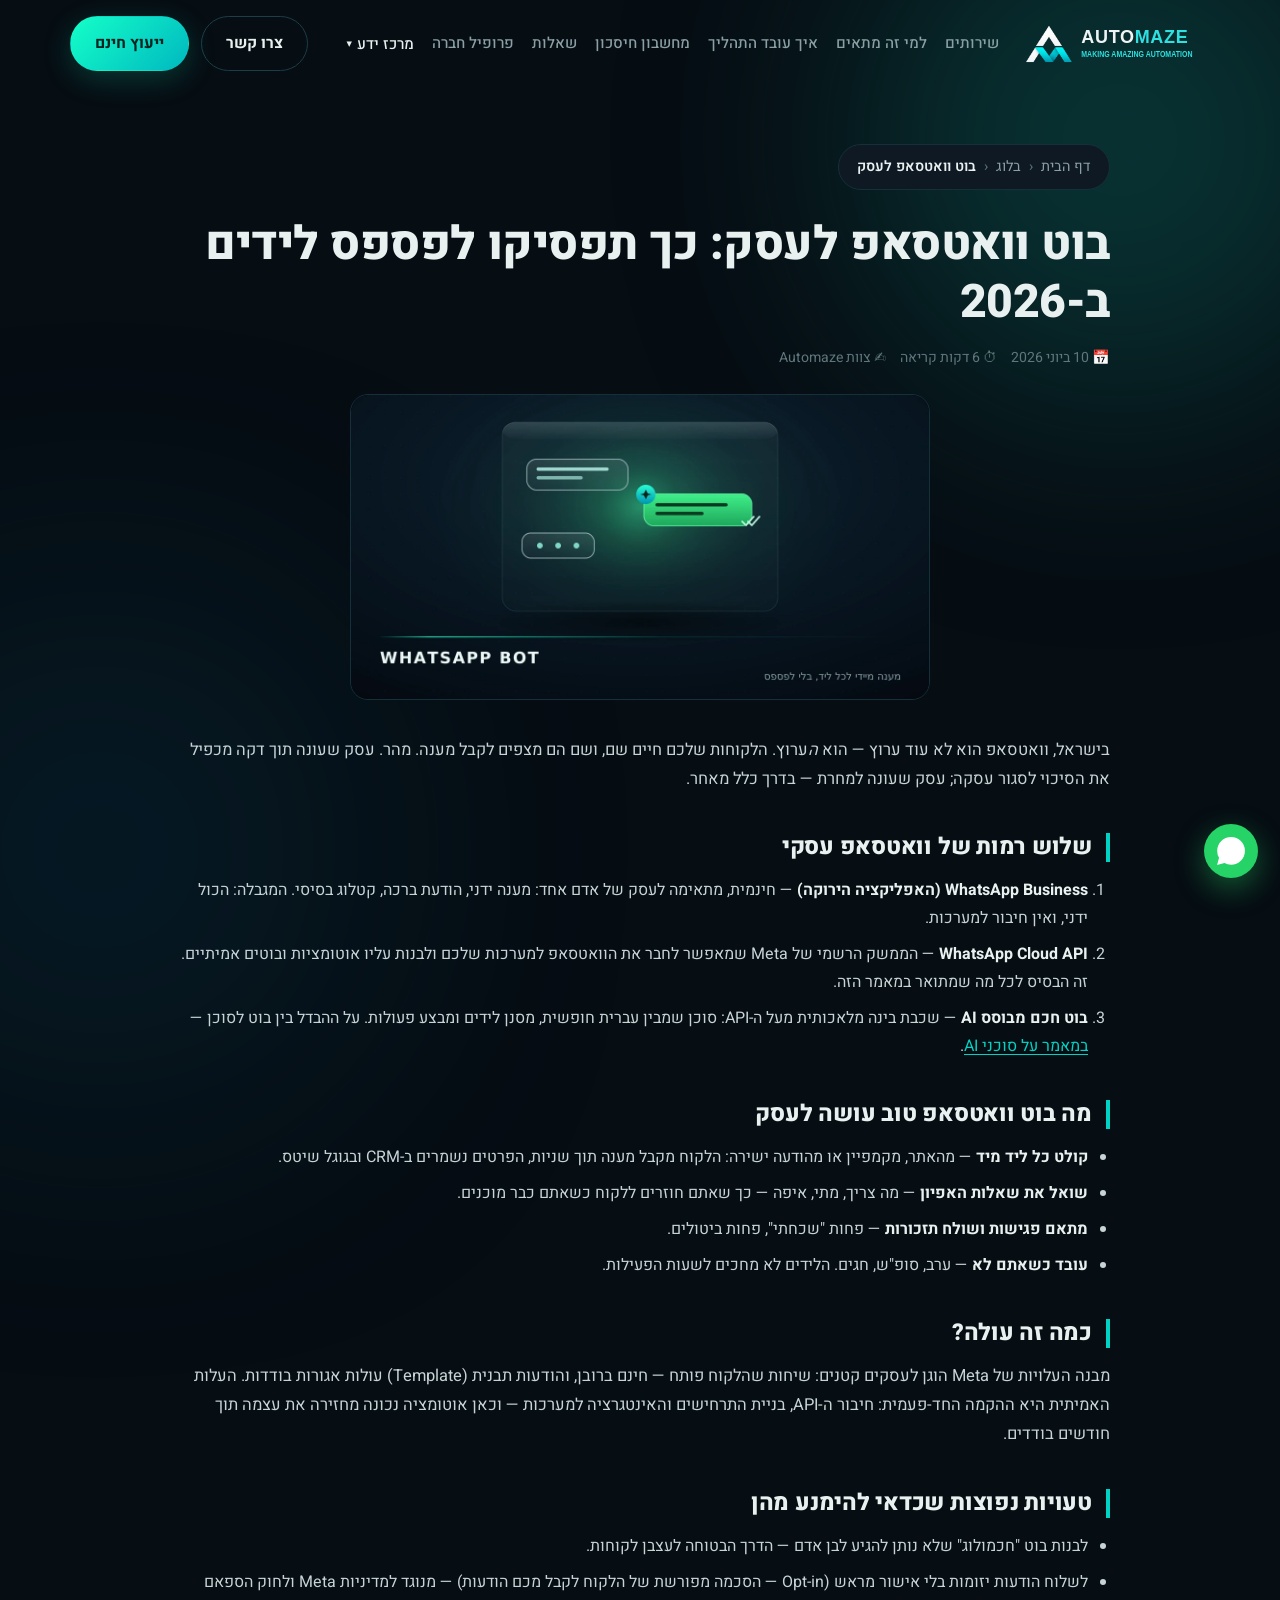
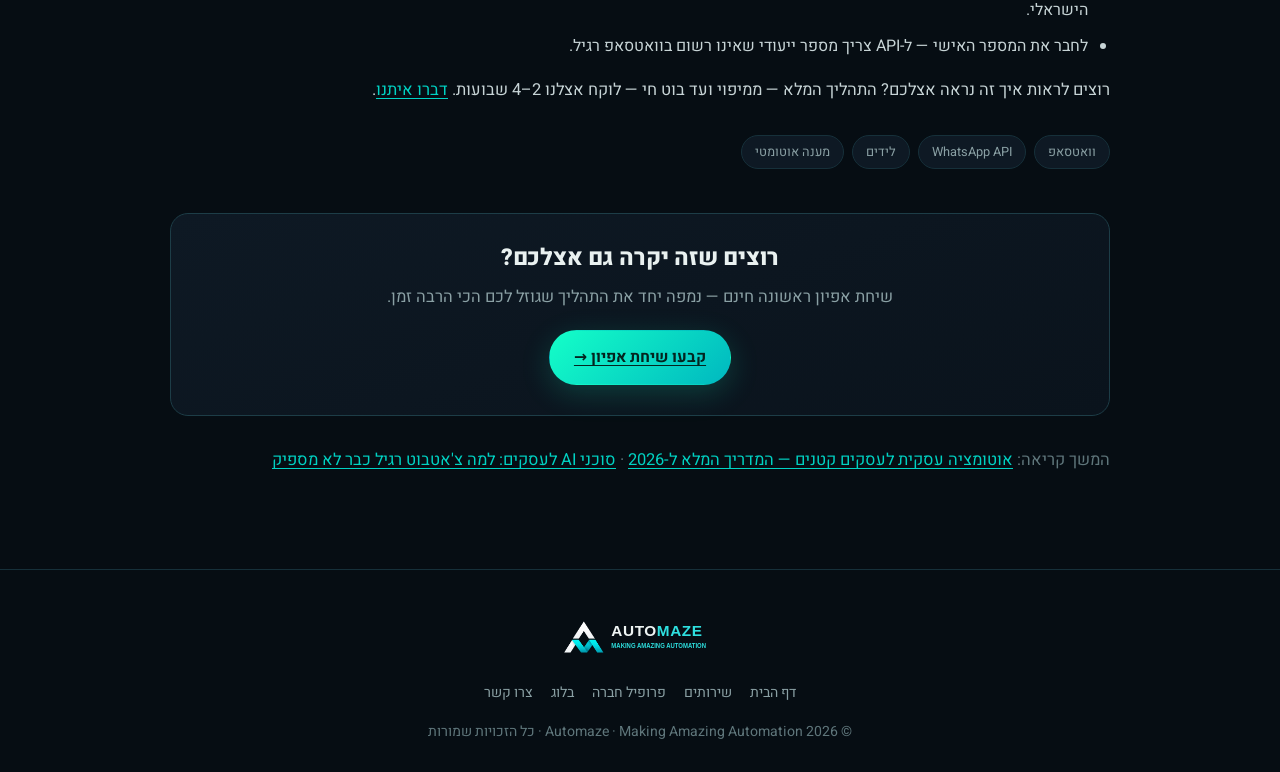
<file: blog/whatsapp-bot-for-business.html>
<!DOCTYPE html>
<html lang="he" dir="rtl">
<head>
<meta charset="utf-8">
<meta name="viewport" content="width=device-width, initial-scale=1">
<title>בוט וואטסאפ לעסק: כך תפסיקו לפספס לידים ב-2026 | בלוג Automaze</title>
<meta name="description" content="מדריך לבוט וואטסאפ עסקי: מה ההבדל בין WhatsApp Business לבין WhatsApp Cloud API, מה בוט חכם יכול לעשות, וכמה זה עולה לעסק קטן בישראל.">
<meta name="keywords" content="בוט וואטסאפ, וואטסאפ לעסקים, בוט וואטסאפ לעסק, מענה אוטומטי וואטסאפ, WhatsApp bot, WhatsApp Business API, WhatsApp Cloud API, WhatsApp automation, conversational commerce">
<link rel="canonical" href="https://automaze.co.il/blog/whatsapp-bot-for-business.html">
<meta property="og:type" content="article">
<meta property="og:locale" content="he_IL">
<meta property="og:site_name" content="Automaze">
<meta property="og:title" content="בוט וואטסאפ לעסק: כך תפסיקו לפספס לידים ב-2026">
<meta property="og:description" content="מדריך לבוט וואטסאפ עסקי: מה ההבדל בין WhatsApp Business לבין WhatsApp Cloud API, מה בוט חכם יכול לעשות, וכמה זה עולה לעסק קטן בישראל.">
<meta property="og:url" content="https://automaze.co.il/blog/whatsapp-bot-for-business.html">
<meta property="og:image" content="https://automaze.co.il/blog/img/whatsapp-bot.webp">
<meta property="article:published_time" content="2026-06-10">
<meta name="twitter:card" content="summary_large_image">
<link rel="icon" href="../favicon.ico" sizes="any">
<link rel="icon" type="image/png" sizes="32x32" href="../favicon-32.png">
<link rel="preconnect" href="https://fonts.googleapis.com">
<link rel="preconnect" href="https://fonts.gstatic.com" crossorigin>
<link href="https://fonts.googleapis.com/css2?family=Heebo:wght@400;500;700;800;900&display=swap" rel="stylesheet">
<link rel="stylesheet" href="../pages.css">
<script type="application/ld+json">{"@context": "https://schema.org", "@type": "BlogPosting", "headline": "בוט וואטסאפ לעסק: כך תפסיקו לפספס לידים ב-2026", "description": "מדריך לבוט וואטסאפ עסקי: מה ההבדל בין WhatsApp Business לבין WhatsApp Cloud API, מה בוט חכם יכול לעשות, וכמה זה עולה לעסק קטן בישראל.", "inLanguage": "he", "image": "https://automaze.co.il/blog/img/whatsapp-bot.webp", "datePublished": "2026-06-10", "dateModified": "2026-06-10", "author": {"@type": "Organization", "name": "Automaze", "url": "https://automaze.co.il/"}, "publisher": {"@type": "Organization", "name": "Automaze", "logo": {"@type": "ImageObject", "url": "https://automaze.co.il/automaze-logo-full.png"}}, "mainEntityOfPage": "https://automaze.co.il/blog/whatsapp-bot-for-business.html", "keywords": "בוט וואטסאפ, וואטסאפ לעסקים, בוט וואטסאפ לעסק, מענה אוטומטי וואטסאפ, WhatsApp bot, WhatsApp Business API, WhatsApp Cloud API, WhatsApp automation, conversational commerce"}</script>
<script type="application/ld+json">{"@context": "https://schema.org", "@type": "BreadcrumbList", "itemListElement": [{"@type": "ListItem", "position": 1, "name": "דף הבית", "item": "https://automaze.co.il/"}, {"@type": "ListItem", "position": 2, "name": "בלוג", "item": "https://automaze.co.il/blog/"}, {"@type": "ListItem", "position": 3, "name": "בוט וואטסאפ לעסק: כך תפסיקו לפספס לידים ב-2026", "item": "https://automaze.co.il/blog/whatsapp-bot-for-business.html"}]}</script>
</head>
<body>
<header>
  <nav class="nav">
    <a href="../index.html" aria-label="Automaze — דף הבית"><img src="../logo.svg" alt="Automaze — Making Amazing Automation" class="logo"></a>
    <div class="nav-links" id="navLinks">
      <a href="../index.html#services">שירותים</a>
      <a href="../index.html#who">למי זה מתאים</a>
      <a href="../index.html#process">איך עובד התהליך</a>
      <a href="../index.html#roi">מחשבון חיסכון</a>
      <a href="../index.html#faq">שאלות</a>
      <a href="../about.html">פרופיל חברה</a>
      <div class="nav-drop">
        <button type="button" class="nav-drop-t active">מרכז ידע <span class="caret" aria-hidden="true">▾</span></button>
        <div class="nav-drop-menu">
          <a href="../AIAutomations.html">AI Automation — מדריך מלא</a>
          <a href="index.html">בלוג ומדריכים</a>
        </div>
      </div>
    </div>
    <div class="nav-cta">
      <a href="../index.html#contact" class="btn btn-ghost">צרו קשר</a>
      <a href="https://wa.me/972544497165" target="_blank" rel="noopener" class="btn btn-primary">ייעוץ חינם</a>
      <button class="hamb" id="hamb" aria-label="תפריט"><span></span><span></span><span></span></button>
    </div>
  </nav>
</header>
<main>
<div class="wrap">
  <nav class="crumbs" aria-label="פירורי לחם"><a href="../index.html">דף הבית</a><span class="sep">‹</span><a href="index.html">בלוג</a><span class="sep">‹</span><span class="here">בוט וואטסאפ לעסק</span></nav>
  <article>
  <h1 class="page-title">בוט וואטסאפ לעסק: כך תפסיקו לפספס לידים ב-2026</h1>
  <div class="post-meta"><span>📅 10 ביוני 2026</span><span>⏱ 6 דקות קריאה</span><span>✍️ צוות Automaze</span></div>
  <img class="post-hero" src="img/whatsapp-bot.webp" alt="בוט וואטסאפ לעסק: כך תפסיקו לפספס לידים ב-2026 — Automaze" width="1200" height="630">

<p>בישראל, וואטסאפ הוא לא עוד ערוץ — הוא <em>ה</em>ערוץ. הלקוחות שלכם חיים שם, ושם הם מצפים לקבל מענה. מהר. עסק שעונה תוך דקה מכפיל את הסיכוי לסגור עסקה; עסק שעונה למחרת — בדרך כלל מאחר.</p>
<h2>שלוש רמות של וואטסאפ עסקי</h2>
<ol>
<li><strong>WhatsApp Business (האפליקציה הירוקה)</strong> — חינמית, מתאימה לעסק של אדם אחד: מענה ידני, הודעת ברכה, קטלוג בסיסי. המגבלה: הכול ידני, ואין חיבור למערכות.</li>
<li><strong>WhatsApp Cloud API</strong> — הממשק הרשמי של Meta שמאפשר לחבר את הוואטסאפ למערכות שלכם ולבנות עליו אוטומציות ובוטים אמיתיים. זה הבסיס לכל מה שמתואר במאמר הזה.</li>
<li><strong>בוט חכם מבוסס AI</strong> — שכבת בינה מלאכותית מעל ה-API: סוכן שמבין עברית חופשית, מסנן לידים ומבצע פעולות. על ההבדל בין בוט לסוכן — <a href="ai-agents-for-business.html">במאמר על סוכני AI</a>.</li>
</ol>
<h2>מה בוט וואטסאפ טוב עושה לעסק</h2>
<ul>
<li><strong>קולט כל ליד מיד</strong> — מהאתר, מקמפיין או מהודעה ישירה: הלקוח מקבל מענה תוך שניות, הפרטים נשמרים ב-CRM ובגוגל שיטס.</li>
<li><strong>שואל את שאלות האפיון</strong> — מה צריך, מתי, איפה — כך שאתם חוזרים ללקוח כשאתם כבר מוכנים.</li>
<li><strong>מתאם פגישות ושולח תזכורות</strong> — פחות "שכחתי", פחות ביטולים.</li>
<li><strong>עובד כשאתם לא</strong> — ערב, סופ"ש, חגים. הלידים לא מחכים לשעות הפעילות.</li>
</ul>
<h2>כמה זה עולה?</h2>
<p>מבנה העלויות של Meta הוגן לעסקים קטנים: שיחות שהלקוח פותח — חינם ברובן, והודעות תבנית (Template) עולות אגורות בודדות. העלות האמיתית היא ההקמה החד-פעמית: חיבור ה-API, בניית התרחישים והאינטגרציה למערכות — וכאן אוטומציה נכונה מחזירה את עצמה תוך חודשים בודדים.</p>
<h2>טעויות נפוצות שכדאי להימנע מהן</h2>
<ul>
<li>לבנות בוט "חכמולוג" שלא נותן להגיע לבן אדם — הדרך הבטוחה לעצבן לקוחות.</li>
<li>לשלוח הודעות יזומות בלי אישור מראש (Opt-in — הסכמה מפורשת של הלקוח לקבל מכם הודעות) — מנוגד למדיניות Meta ולחוק הספאם הישראלי.</li>
<li>לחבר את המספר האישי — ל-API צריך מספר ייעודי שאינו רשום בוואטסאפ רגיל.</li>
</ul>
<p>רוצים לראות איך זה נראה אצלכם? התהליך המלא — ממיפוי ועד בוט חי — לוקח אצלנו 2–4 שבועות. <a href="../index.html#contact">דברו איתנו</a>.</p>
  <div class="tags"><span class="tag">וואטסאפ</span><span class="tag">WhatsApp API</span><span class="tag">לידים</span><span class="tag">מענה אוטומטי</span></div>
  <div class="cta-box">
    <h2>רוצים שזה יקרה גם אצלכם?</h2>
    <p>שיחת אפיון ראשונה חינם — נמפה יחד את התהליך שגוזל לכם הכי הרבה זמן.</p>
    <a href="../index.html#contact" class="btn btn-primary">קבעו שיחת אפיון →</a>
  </div>
  <p style="margin-top:30px;color:var(--muted-2)">המשך קריאה: <a href="business-automation-guide.html">אוטומציה עסקית לעסקים קטנים — המדריך המלא ל-2026</a> · <a href="ai-agents-for-business.html">סוכני AI לעסקים: למה צ'אטבוט רגיל כבר לא מספיק</a></p>
  </article>
</div>
</main>
<footer>
  <img src="../logo.svg" alt="Automaze">
  <div class="flinks"><a href="../index.html">דף הבית</a><a href="../index.html#services">שירותים</a><a href="../about.html">פרופיל חברה</a><a href="index.html">בלוג</a><a href="../index.html#contact">צרו קשר</a></div>
  <span>© <span id="yr"></span> Automaze · Making Amazing Automation · כל הזכויות שמורות</span>
</footer>
<a class="wa-float" href="https://wa.me/972544497165" target="_blank" rel="noopener" aria-label="WhatsApp"><svg viewBox="0 0 24 24"><path d="M.057 24l1.687-6.163a11.867 11.867 0 01-1.587-5.946C.16 5.335 5.495 0 12.05 0a11.817 11.817 0 018.413 3.488 11.824 11.824 0 013.48 8.414c-.003 6.557-5.338 11.892-11.893 11.892a11.9 11.9 0 01-5.688-1.448L.057 24z"/></svg></a>
<script>(function(){var h=document.getElementById('hamb'),n=document.getElementById('navLinks'),hd=document.querySelector('header');if(h&&n){h.addEventListener('click',function(){n.classList.toggle('open')});n.querySelectorAll('a').forEach(function(a){a.addEventListener('click',function(){n.classList.remove('open')})});}if(hd){var sc=function(){hd.classList.toggle('scrolled',window.scrollY>10)};sc();addEventListener('scroll',sc,{passive:true});}document.getElementById('yr').textContent=new Date().getFullYear();})();</script>
</body>
</html>
</file>
<file: pages.css>
:root{--bg:#060d13;--bg-2:#0a131c;--panel:#0e1924;--panel-2:#10202c;--line:#16303a;--line-2:#1d3d47;--teal:#14ffc8;--teal-2:#00d2c3;--cyan:#2ee0e0;--teal-deep:#00b8c0;--text:#e9f1f0;--muted:#8aa0a4;--muted-2:#5f767b;--radius:18px;--max:980px;--grad:linear-gradient(135deg,#14ffc8,#00b8c0)}
*{box-sizing:border-box;margin:0;padding:0}
@view-transition{navigation:auto}
html{scroll-behavior:smooth;background:#060d13;color-scheme:dark;overflow-x:hidden}
body{position:relative;font-family:"Heebo",system-ui,Arial,sans-serif;background:var(--bg);color:var(--text);line-height:1.75;-webkit-font-smoothing:antialiased;animation:fadein .35s ease both}
@keyframes fadein{from{opacity:0}to{opacity:1}}
body::before{content:"";position:fixed;z-index:-1;width:520px;height:520px;border-radius:50%;background:#0c5a55;filter:blur(120px);opacity:.5;inset-block-start:-120px;inset-inline-start:-100px;pointer-events:none}
body::after{content:"";position:fixed;z-index:-1;width:460px;height:460px;border-radius:50%;background:#0a4a66;filter:blur(140px);opacity:.32;inset-block-end:-180px;inset-inline-end:-130px;pointer-events:none}
a{color:inherit;text-decoration:none}
h1,h2,h3{line-height:1.25;font-weight:800;letter-spacing:-.01em}
.wrap{max-width:var(--max);margin-inline:auto;padding-inline:20px}
.eyebrow{color:var(--teal-2);font-weight:700;font-size:.82rem;letter-spacing:.14em;text-transform:uppercase;margin-bottom:12px;display:inline-block}
.btn{display:inline-flex;align-items:center;gap:9px;padding:13px 24px;border-radius:999px;font-weight:700;font-size:.98rem;cursor:pointer;border:1px solid transparent;transition:.25s;white-space:nowrap}
.btn-primary{background:var(--grad);color:#04241f;box-shadow:0 8px 30px rgba(20,255,200,.18)}
.btn-primary:hover{transform:translateY(-2px)}
.btn-ghost{background:transparent;color:var(--text);border-color:var(--line-2)}
.btn-ghost:hover{border-color:var(--teal-2);color:var(--teal-2)}
header{position:sticky;top:0;z-index:50;background:transparent;border-bottom:1px solid transparent;transition:background .3s,border-color .3s}
header.scrolled{background:rgba(6,13,19,.85);backdrop-filter:blur(14px);border-bottom-color:var(--line)}
.nav{position:relative;display:flex;align-items:center;max-width:1180px;margin-inline:auto;padding:16px 20px;gap:22px}
.logo{height:54px;width:auto;display:block}
.nav-links{display:flex;gap:18px;align-items:center;white-space:nowrap}
.nav-links a{color:var(--muted);font-weight:500;font-size:.95rem;transition:.2s}
.nav-links a:hover,.nav-links a.active{color:var(--text)}
.nav-drop{position:relative;display:inline-flex;align-items:center}
.nav-drop-t{background:none;border:0;color:var(--muted);font-family:inherit;font-weight:500;font-size:.95rem;cursor:pointer;display:inline-flex;align-items:center;gap:5px;padding:0}
.nav-drop-t .caret{font-size:.68rem;transition:.2s}
.nav-drop:hover .nav-drop-t,.nav-drop:focus-within .nav-drop-t,.nav-drop-t.active{color:var(--text)}
.nav-drop:hover .nav-drop-t .caret{transform:rotate(180deg)}
.nav-drop-menu a.active{background:var(--panel);color:var(--teal-2)}
.nav-drop::after{content:"";position:absolute;top:100%;inset-inline:0;height:14px}
.nav-drop-menu{display:none;position:absolute;inset-inline-start:0;top:calc(100% + 12px);min-width:232px;background:var(--bg-2);border:1px solid var(--line);border-radius:12px;padding:8px;flex-direction:column;gap:2px;z-index:70;box-shadow:0 14px 44px rgba(0,0,0,.45)}
.nav-drop:hover .nav-drop-menu,.nav-drop:focus-within .nav-drop-menu{display:flex}
.nav-drop-menu a{padding:9px 12px;border-radius:8px;color:var(--muted);font-size:.92rem;white-space:nowrap}
.nav-drop-menu a:hover{background:var(--panel);color:var(--text)}
.nav-cta{display:flex;align-items:center;gap:12px;margin-inline-start:auto}
.hamb{display:none;flex-direction:column;gap:5px;background:none;border:0;cursor:pointer;padding:8px}
.hamb span{width:24px;height:2px;background:var(--text);transition:.3s}
main{padding:56px 0 80px}
.crumbs{display:flex;align-items:center;gap:8px;flex-wrap:wrap;color:var(--muted);font-size:.9rem;margin-bottom:26px;background:var(--panel);border:1px solid var(--line);border-radius:999px;padding:9px 18px;width:fit-content;max-width:100%}
.crumbs a{color:var(--muted);transition:.2s}
.crumbs a:hover{color:var(--teal-2)}
.crumbs .here{color:var(--text);font-weight:600}
.crumbs .sep{color:var(--muted-2)}
.crumbs .back{color:var(--teal-2);font-weight:600}
.page-title{font-size:clamp(1.9rem,4.5vw,2.9rem);margin-bottom:14px}
.page-title .hl{background:var(--grad);-webkit-background-clip:text;background-clip:text;-webkit-text-fill-color:transparent}
.lead{color:var(--muted);font-size:1.12rem;max-width:680px;margin-bottom:34px}
article h2{font-size:1.45rem;margin:40px 0 14px;padding-inline-start:14px;border-inline-start:4px solid var(--teal-2)}
article h3{font-size:1.12rem;margin:26px 0 10px;color:var(--cyan)}
article p{color:#c7d4d6;margin-bottom:14px;font-size:1.03rem}
article ul,article ol{margin:0 22px 16px 0;color:#c7d4d6}
article li{margin-bottom:8px}
article b,article strong{color:var(--text)}
article a{color:var(--teal-2);text-decoration:underline;text-underline-offset:3px}
.post-meta{display:flex;gap:14px;flex-wrap:wrap;color:var(--muted-2);font-size:.88rem;margin-bottom:24px}
.post-hero{display:block;width:100%;max-width:580px;height:auto;border-radius:var(--radius);border:1px solid var(--line);margin:0 auto 36px}
.tags{display:flex;gap:8px;flex-wrap:wrap;margin:30px 0 0}
.tag{background:var(--panel);border:1px solid var(--line);color:var(--muted);font-size:.8rem;padding:5px 13px;border-radius:999px}
.stats{display:grid;grid-template-columns:repeat(4,1fr);gap:14px;margin:30px 0}
.stat{background:var(--panel);border:1px solid var(--line);border-top:3px solid var(--teal-2);border-radius:12px;padding:18px 12px;text-align:center}
.stat b{font-size:1.5rem;display:block;background:var(--grad);-webkit-background-clip:text;background-clip:text;-webkit-text-fill-color:transparent}
.stat span{color:var(--muted);font-size:.84rem}
.cta-box{background:linear-gradient(160deg,var(--panel),var(--bg-2));border:1px solid var(--line-2);border-radius:var(--radius);padding:30px;margin:44px 0 0;text-align:center}
.cta-box h2{border:0;padding:0;margin:0 0 10px}
.cta-box p{color:var(--muted);margin-bottom:18px}
.grid-cards{display:grid;grid-template-columns:repeat(auto-fill,minmax(280px,1fr));gap:20px;margin-top:36px}
.pcard{background:var(--panel);border:1px solid var(--line);border-radius:var(--radius);overflow:hidden;transition:.25s;display:flex;flex-direction:column}
.pcard:hover{border-color:var(--line-2);transform:translateY(-4px)}
.pcard img{width:100%;height:170px;object-fit:contain;background:var(--bg);display:block;border-bottom:1px solid var(--line)}
.pcard .body{padding:20px 22px 24px;display:flex;flex-direction:column;gap:8px;flex:1}
.pcard h2{font-size:1.12rem;border:0;padding:0;margin:0}
.pcard p{color:var(--muted);font-size:.92rem;margin:0;flex:1}
.pcard .pm{color:var(--muted-2);font-size:.8rem}
footer{padding:44px 20px 28px;border-top:1px solid var(--line);text-align:center;color:var(--muted-2);font-size:.88rem}
footer img{height:46px;margin-bottom:12px}
footer .flinks{display:flex;gap:18px;justify-content:center;flex-wrap:wrap;margin-bottom:14px}
footer .flinks a{color:var(--muted)}footer .flinks a:hover{color:var(--teal-2)}
.wa-float{position:fixed;inset-block-end:22px;inset-inline-start:22px;z-index:40;width:54px;height:54px;border-radius:50%;background:#25d366;display:grid;place-items:center;box-shadow:0 10px 30px rgba(37,211,102,.4)}
.wa-float svg{width:28px;height:28px;fill:#fff}
@media(max-width:1240px){
  .nav-links,.nav-cta .btn-ghost{display:none}
  .hamb{display:flex}
  .nav-links.open{display:flex;position:absolute;inset:100% 0 auto 0;flex-direction:column;align-items:flex-start;background:var(--bg-2);border-bottom:1px solid var(--line);padding:18px 24px;gap:16px;z-index:60}
  .nav-drop{display:block;width:100%}
  .nav-drop-t{padding:2px 0}
  .nav-drop-t .caret{display:none}
  .nav-drop::after{display:none}
  .nav-drop-menu{display:flex;position:static;inset:auto;top:auto;min-width:0;background:none;border:0;box-shadow:none;padding:6px 0 0;gap:0}
  .nav-drop-menu a{padding:6px 0 6px 14px}
}
@media(max-width:700px){.stats{grid-template-columns:1fr 1fr}}
</file>
